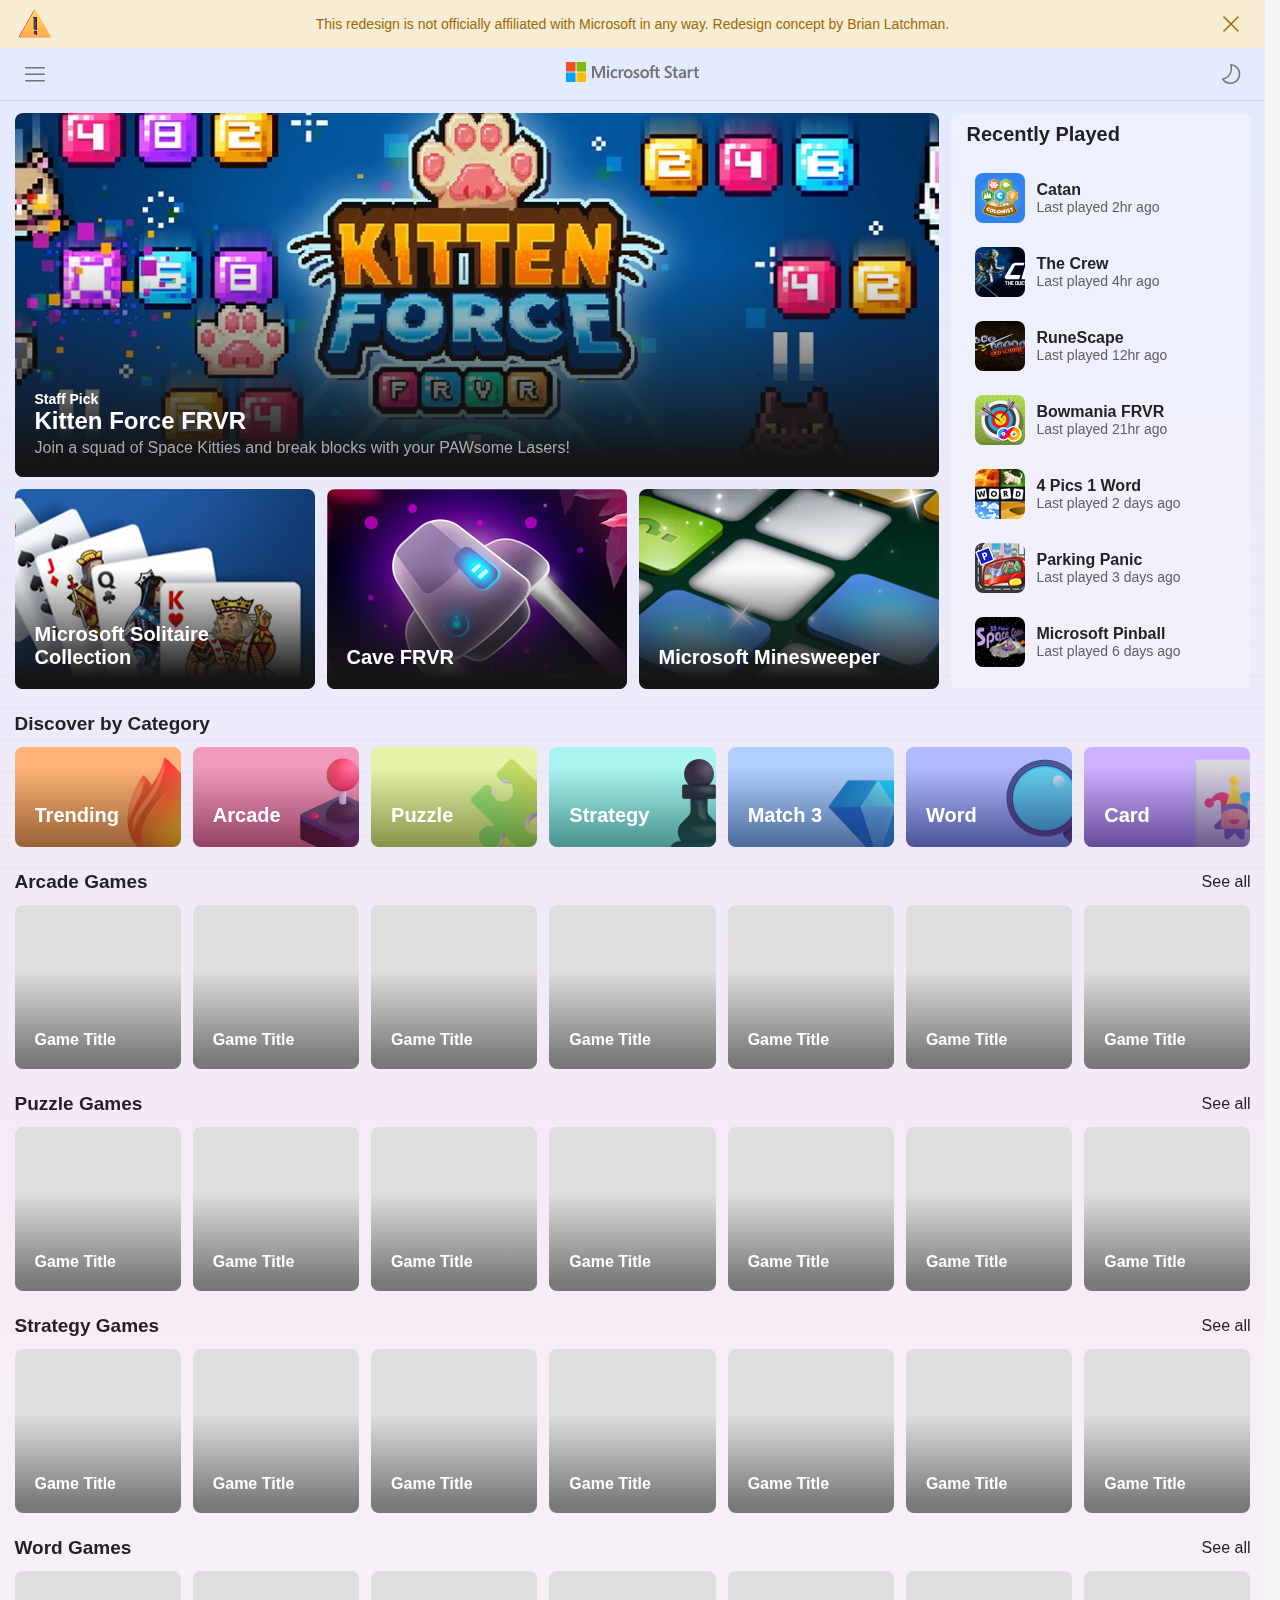
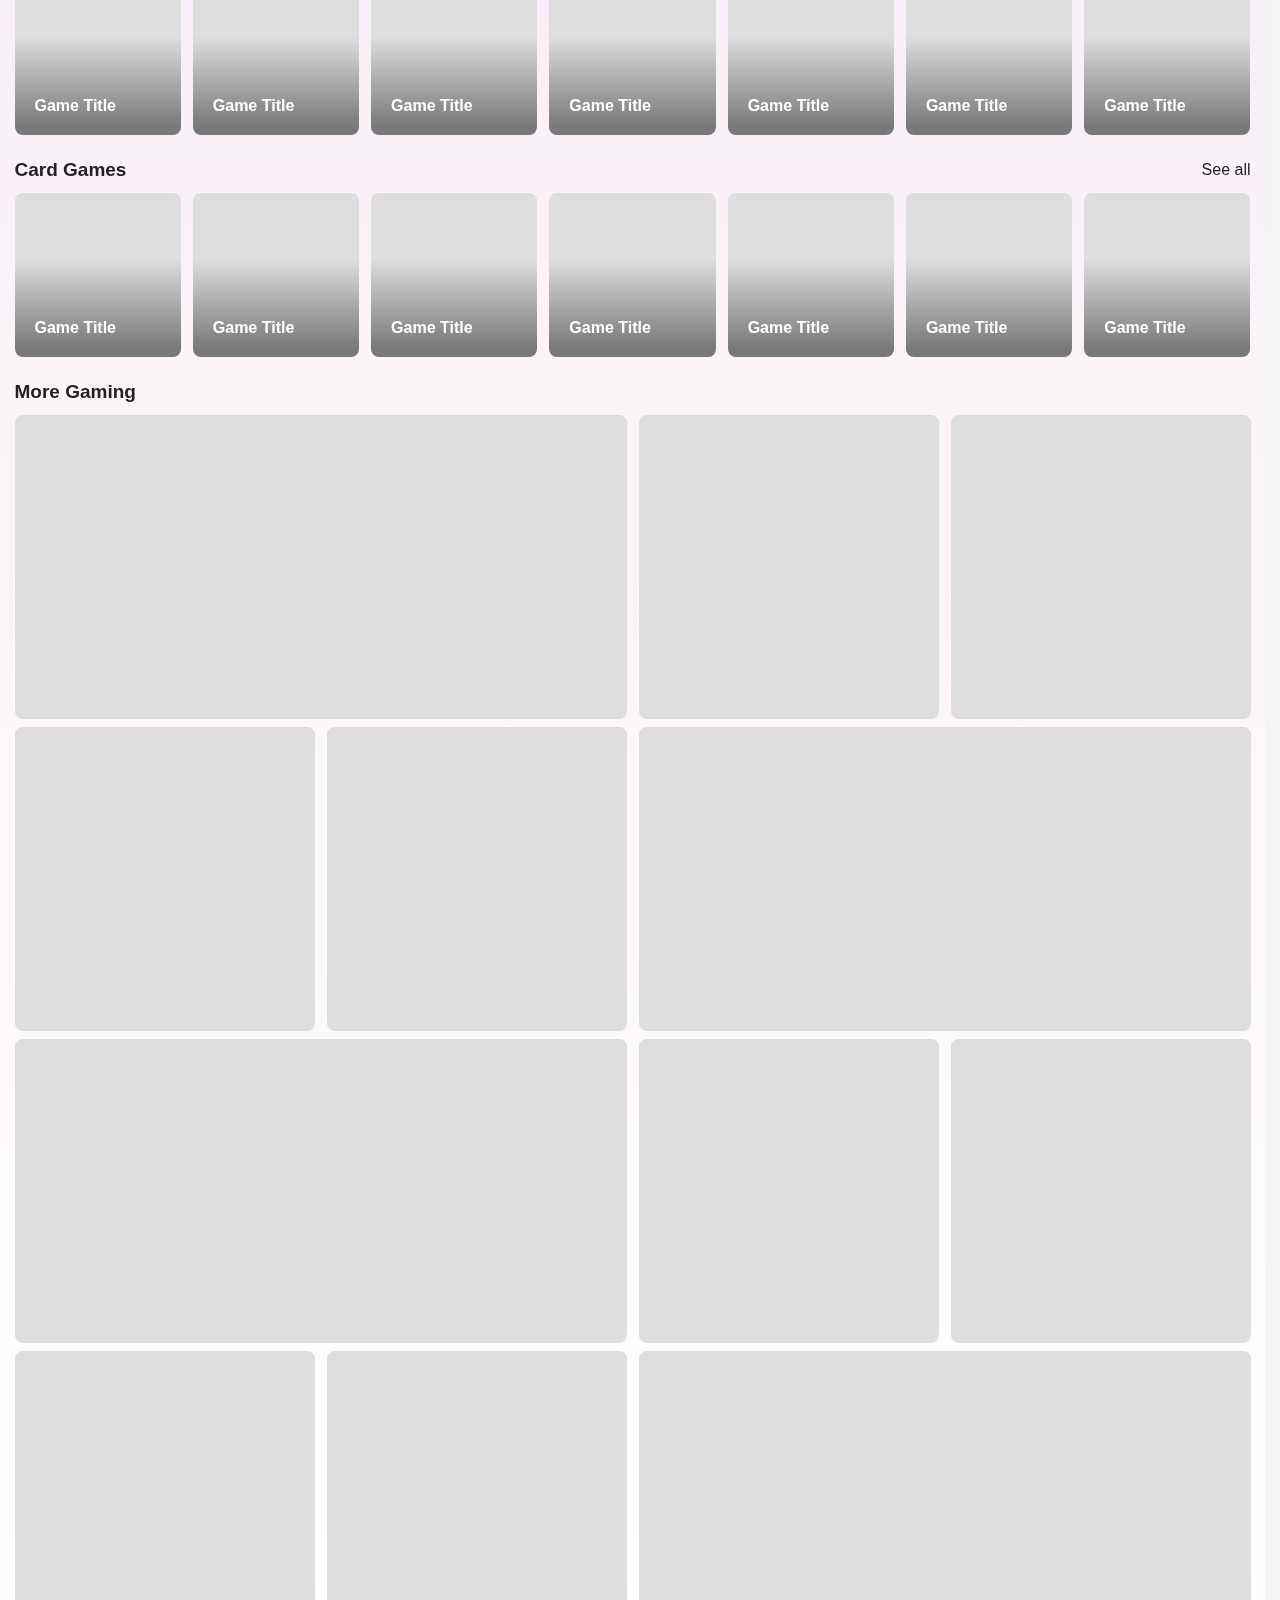
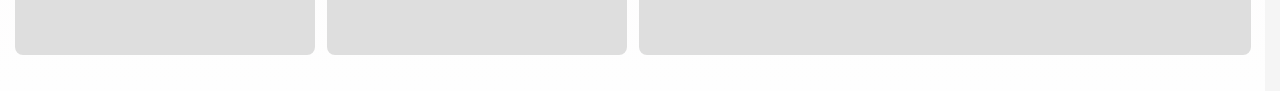
<file: index.html>
<!DOCTYPE html>
<html lang="en">

<head>
    <title>Casual Games Redesign</title>
    <meta charset="UTF-8">
    <meta name="viewport" content="width=device-width, initial-scale=1.0,maximum-scale=1.0, user-scalable=0" />
    <meta name="description" content="This redesign is not offically affiliated with Microsoft in any way. Redesign concept by Brian Latchman for CSC428 Advanced Systems Design and Analysis.">
    <meta name="apple-mobile-web-app-capable" content="yes" />
    <meta name="apple-mobile-web-app-status-bar-style" content="black-translucent" />
    <meta name="apple-touch-fullscreen" content="yes" />

    <meta property='og:title' content="Casual Games Redesign" />
    <meta property='og:image' content='https://latxh.github.io/casual-games/assets/cg_share.png' />
    <meta property='og:description' content="This redesign is not offically affiliated with Microsoft in any way. Redesign concept by Brian Latchman for CSC428 Advanced Systems Design and Analysis." />
    <meta property='og:url' content='https://latxh.github.io/casual-games/' />

    <link rel="icon" type="image/x-icon" href="assets/favicon.svg">
    <link rel="stylesheet" type="text/css" href="css/styles.css">
    <link rel="stylesheet" type="text/css" href="css/header.css">
    <link rel="stylesheet" type="text/css" href="css/nav.css">
    <link rel="stylesheet" type="text/css" href="css/feed.css">
    <link rel="stylesheet" type="text/css" href="css/games-spotlight.css">
    <link rel="stylesheet" type="text/css" href="css/recent-games.css">
    <link rel="stylesheet" type="text/css" href="css/carousel.css">
    <link rel="stylesheet" type="text/css" href="css/category-carousel.css">

    <base href="https://latxh.github.io/casual-games/">
</head>

<body>
    <div class="grid-wrapper">
        <div class="grid"></div>
    </div>

    <header>
        <div id="disclaimer">
            <div class="disclaimer-content">
                <img class="casual-games-img-logo" src="assets/disclaimer.svg" alt="Warning image" draggable="false">
                <p>This redesign is not officially affiliated with Microsoft in any way. Redesign concept by Brian Latchman.</p>
                <button title="Dismiss disclaimer" onclick="toggleDisclaimer()">
                    <svg width="24" height="24" fill="var(--disclaimer-font)" viewBox="0 0 24 24" xmlns="http://www.w3.org/2000/svg"><path d="m4.397 4.554.073-.084a.75.75 0 0 1 .976-.073l.084.073L12 10.939l6.47-6.47a.75.75 0 1 1 1.06 1.061L13.061 12l6.47 6.47a.75.75 0 0 1 .072.976l-.073.084a.75.75 0 0 1-.976.073l-.084-.073L12 13.061l-6.47 6.47a.75.75 0 0 1-1.06-1.061L10.939 12l-6.47-6.47a.75.75 0 0 1-.072-.976l.073-.084-.073.084Z"/></svg>
                </button>
            </div>
        </div>

        <div class="header-content">
            <button title="Open navigation menu" onclick="toggleNav()">
                <svg width="24" height="24" fill="var(--ms-logo)" viewBox="0 0 24 24" xmlns="http://www.w3.org/2000/svg"><path d="M2.753 18h18.5a.75.75 0 0 1 .102 1.493l-.102.007h-18.5a.75.75 0 0 1-.102-1.493L2.753 18h18.5-18.5Zm0-6.497h18.5a.75.75 0 0 1 .102 1.493l-.102.007h-18.5a.75.75 0 0 1-.102-1.493l.102-.007h18.5-18.5Zm-.001-6.5h18.5a.75.75 0 0 1 .102 1.493l-.102.007h-18.5A.75.75 0 0 1 2.65 5.01l.102-.007h18.5-18.5Z"/></svg>
            </button>

            <a href="/casual-games">
                <svg width="134" height="20" viewBox="0 0 134 20" fill="none" xmlns="http://www.w3.org/2000/svg"><path d="M39.0358 3.99997V16H36.9498V6.59442H36.9164L33.1867 16H31.8044L27.9828 6.59442H27.9577V16H26.0303V3.99997H29.023L32.4746 12.8944H32.5247L36.1711 3.99997H39.0358ZM40.7825 4.91109C40.7825 4.57497 40.9048 4.2972 41.1469 4.06942C41.3889 3.84442 41.6781 3.73053 42.0147 3.73053C42.3734 3.73053 42.6683 3.8472 42.9019 4.07775C43.1355 4.30831 43.2524 4.58609 43.2524 4.91109C43.2524 5.24164 43.1327 5.51664 42.8936 5.73886C42.6516 5.96109 42.3595 6.07497 42.0119 6.07497C41.6642 6.07497 41.3749 5.96109 41.1357 5.73609C40.8993 5.51109 40.7825 5.23608 40.7825 4.91109ZM43.0188 16H40.9912V7.39719H43.0188V16ZM49.1682 14.5278C49.4686 14.5278 49.8024 14.4583 50.1667 14.3194C50.5311 14.1806 50.8649 13.9972 51.1736 13.7667V15.65C50.8482 15.8333 50.481 15.975 50.0722 16.0694C49.6606 16.1639 49.21 16.2111 48.7177 16.2111C47.4494 16.2111 46.4175 15.8111 45.6248 15.0111C44.8322 14.2111 44.4344 13.1889 44.4344 11.9444C44.4344 10.5611 44.8405 9.4222 45.6498 8.52497C46.4593 7.63053 47.6079 7.18053 49.0931 7.18053C49.4742 7.18053 49.858 7.23053 50.2446 7.32775C50.634 7.42497 50.9427 7.53886 51.1708 7.66664V9.60831C50.8565 9.38053 50.5395 9.20275 50.2113 9.07775C49.8831 8.95275 49.5493 8.88886 49.21 8.88886C48.4118 8.88886 47.7664 9.1472 47.2742 9.66664C46.7819 10.1861 46.5371 10.8861 46.5371 11.7667C46.5371 12.6361 46.7736 13.3139 47.2464 13.8C47.7164 14.2833 48.3589 14.5278 49.1682 14.5278ZM56.9449 7.25553C57.1062 7.25553 57.2536 7.26664 57.3816 7.28886C57.5095 7.31108 57.6208 7.33886 57.7098 7.3722V9.42219C57.6041 9.34442 57.4484 9.26942 57.2453 9.19997C57.0422 9.13053 56.7947 9.09442 56.5026 9.09442C56.0048 9.09442 55.5848 9.30275 55.2427 9.7222C54.8978 10.1417 54.7282 10.7861 54.7282 11.6556V16H52.7006V7.39719H54.7282V8.75275H54.7615C54.9451 8.28331 55.226 7.91664 55.5987 7.65275C55.9687 7.38609 56.4192 7.25553 56.9449 7.25553ZM57.8154 11.825C57.8154 10.4028 58.2159 9.27497 59.0226 8.44442C59.8264 7.61386 60.9444 7.1972 62.3741 7.1972C63.7202 7.1972 64.7715 7.5972 65.5281 8.3972C66.2847 9.1972 66.6629 10.2778 66.6629 11.6417C66.6629 13.0361 66.2597 14.1472 65.4558 14.9722C64.652 15.7972 63.5562 16.2111 62.171 16.2111C60.836 16.2111 59.7763 15.8194 58.9919 15.0361C58.2076 14.25 57.8154 13.1806 57.8154 11.825ZM59.9292 11.7556C59.9292 12.6556 60.1323 13.3417 60.5412 13.8139C60.95 14.2889 61.5313 14.525 62.2934 14.525C63.0305 14.525 63.5923 14.2889 63.9761 13.8139C64.3627 13.3389 64.5547 12.6361 64.5547 11.7056C64.5547 10.7806 64.3544 10.0806 63.9567 9.60831C63.5589 9.13608 62.9971 8.89997 62.2767 8.89997C61.5341 8.89997 60.9584 9.1472 60.5467 9.64164C60.1323 10.1361 59.9292 10.8417 59.9292 11.7556ZM69.6806 9.65553C69.6806 9.9472 69.7725 10.1722 69.956 10.3389C70.1395 10.5028 70.5485 10.7111 71.1798 10.9611C71.9892 11.2861 72.5593 11.65 72.8848 12.0528C73.213 12.4583 73.3743 12.9472 73.3743 13.5222C73.3743 14.3306 73.0628 14.9806 72.4398 15.4722C71.8168 15.9639 70.974 16.2083 69.9143 16.2083C69.5555 16.2083 69.1606 16.1667 68.7294 16.0778C68.2956 15.9917 67.9284 15.8806 67.628 15.7472V13.7556C67.9952 14.0111 68.3929 14.2167 68.8184 14.3667C69.244 14.5167 69.6278 14.5917 69.9755 14.5917C70.4344 14.5917 70.7709 14.5278 70.9879 14.4C71.2048 14.2722 71.3161 14.0556 71.3161 13.7556C71.3161 13.4778 71.2021 13.2417 70.9768 13.0472C70.7515 12.8556 70.3232 12.6333 69.6918 12.3806C68.9436 12.0667 68.4124 11.7167 68.1008 11.325C67.7893 10.9333 67.6308 10.4389 67.6308 9.83609C67.6308 9.06109 67.9395 8.42219 68.557 7.92497C69.1745 7.42497 69.9755 7.17497 70.9573 7.17497C71.2577 7.17497 71.597 7.20831 71.9725 7.27497C72.3452 7.34164 72.6595 7.42775 72.9098 7.53331V9.45831C72.6428 9.28053 72.3285 9.12497 71.9725 8.9972C71.6137 8.86942 71.2605 8.80553 70.9072 8.80553C70.5206 8.80553 70.223 8.88053 70.0061 9.03053C69.7892 9.18886 69.6806 9.39442 69.6806 9.65553ZM74.2476 11.825C74.2476 10.4028 74.6509 9.27497 75.4547 8.44442C76.2586 7.61386 77.3766 7.1972 78.8062 7.1972C80.1524 7.1972 81.2037 7.5972 81.9603 8.3972C82.7169 9.1972 83.095 10.2778 83.095 11.6417C83.095 13.0361 82.6918 14.1472 81.888 14.9722C81.0842 15.7972 79.9884 16.2111 78.6032 16.2111C77.2682 16.2111 76.2085 15.8194 75.4241 15.0361C74.6398 14.25 74.2476 13.1806 74.2476 11.825ZM76.3587 11.7556C76.3587 12.6556 76.5617 13.3417 76.9706 13.8139C77.3794 14.2889 77.9608 14.525 78.7228 14.525C79.4599 14.525 80.0217 14.2889 80.4083 13.8139C80.7949 13.3389 80.9868 12.6361 80.9868 11.7056C80.9868 10.7806 80.7866 10.0806 80.3889 9.60831C79.9884 9.13608 79.4292 8.89997 78.7089 8.89997C77.9663 8.89997 77.3877 9.1472 76.9789 9.64164C76.5645 10.1361 76.3587 10.8417 76.3587 11.7556ZM89.8232 9.05275H86.8026V16H84.75V9.05275H83.3092V7.39719H84.75V6.19997C84.75 5.2972 85.0448 4.55553 85.6345 3.97775C86.2241 3.39997 86.9778 3.11108 87.9012 3.11108C88.146 3.11108 88.3657 3.12497 88.5548 3.14997C88.744 3.17497 88.9136 3.21386 89.0583 3.26386V5.01386C88.9915 4.97497 88.8747 4.92775 88.705 4.8722C88.5381 4.81664 88.3463 4.78886 88.1265 4.78886C87.7009 4.78886 87.3755 4.9222 87.1447 5.18608C86.9166 5.44997 86.8026 5.84442 86.8026 6.36109V7.39997H89.8232V5.46664L91.8591 4.8472V7.39997H93.9117V9.05553H91.8591V13.0806C91.8591 13.6111 91.9564 13.9833 92.1483 14.2028C92.3403 14.4194 92.6434 14.5306 93.0578 14.5306C93.1747 14.5306 93.3165 14.5028 93.4807 14.4472C93.6447 14.3917 93.7894 14.325 93.9117 14.2472V15.9222C93.7837 15.9944 93.5696 16.0611 93.2692 16.1222C92.9716 16.1833 92.6768 16.2139 92.3848 16.2139C91.5309 16.2139 90.8884 15.9861 90.4629 15.5333C90.0345 15.0778 89.8204 14.3944 89.8204 13.4778V9.05275H89.8232Z" fill="var(--ms-logo)"/><path d="M9.51776 0H0V9.50556H9.51776V0Z" fill="#F25022"/><path d="M20.0255 0H10.5078V9.50556H20.0255V0Z" fill="#7FBA00"/><path d="M9.51776 10.4944H0V20H9.51776V10.4944Z" fill="#00A4EF"/><path d="M20.0255 10.4944H10.5078V20H20.0255V10.4944Z" fill="#FFB900"/><path d="M100.873 7.03601C100.873 7.47767 101.027 7.84989 101.335 8.15267C101.641 8.45823 102.192 8.81378 102.987 9.21934C104.055 9.77212 104.82 10.3249 105.282 10.8805C105.747 11.436 105.978 12.0749 105.978 12.7999C105.978 13.8666 105.59 14.6999 104.82 15.3027C104.05 15.9055 103.062 16.2055 101.864 16.2055C101.177 16.2055 100.548 16.136 99.9781 15.9971C99.4079 15.8582 98.9768 15.6971 98.6875 15.511V13.2277C99.0575 13.5694 99.5303 13.8499 100.109 14.0721C100.687 14.2943 101.255 14.4082 101.814 14.4082C102.423 14.4082 102.907 14.2916 103.262 14.0555C103.622 13.8221 103.8 13.4693 103.8 12.9999C103.8 12.586 103.627 12.211 103.285 11.8749C102.943 11.5388 102.309 11.1277 101.388 10.6499C100.484 10.1805 99.8084 9.67212 99.3634 9.12212C98.9184 8.57212 98.6959 7.92489 98.6959 7.17767C98.6959 6.19156 99.0825 5.38045 99.8529 4.74712C100.623 4.11378 101.61 3.79712 102.81 3.79712C103.34 3.79712 103.855 3.84712 104.356 3.94434C104.856 4.04156 105.224 4.14712 105.457 4.25823V6.44156C105.127 6.18045 104.728 5.97212 104.264 5.82212C103.797 5.67212 103.324 5.59712 102.843 5.59712C102.256 5.59712 101.78 5.72767 101.419 5.99156C101.055 6.25267 100.873 6.60267 100.873 7.03601Z" fill="var(--ms-logo)"/><path d="M110.97 14.5277C111.086 14.5277 111.229 14.4999 111.393 14.4444C111.557 14.3888 111.701 14.3221 111.823 14.2444V15.9194C111.696 15.9916 111.482 16.0582 111.185 16.1194C110.886 16.1805 110.592 16.211 110.299 16.211C109.445 16.211 108.803 15.9832 108.378 15.5277C107.949 15.0721 107.738 14.3888 107.738 13.4721V9.05267H106.322V7.39433H107.738V5.461L109.774 4.84155V7.39433H111.826V9.05267H109.774V13.0777C109.774 13.6082 109.871 13.9805 110.063 14.1999C110.252 14.4194 110.556 14.5277 110.97 14.5277Z" fill="var(--ms-logo)"/><path d="M119.948 10.6112C119.948 12.0279 119.948 13.1445 119.954 13.964C119.957 14.7807 120.001 15.4612 120.084 16.0029H118.066L117.966 15.0834H117.93C117.673 15.4307 117.337 15.6918 116.919 15.8751C116.503 16.0557 115.979 16.1473 115.348 16.1473C114.589 16.1473 113.951 15.9168 113.443 15.4557C112.931 14.9945 112.675 14.3751 112.675 13.5945C112.675 12.7584 113.003 12.0862 113.66 11.5807C114.316 11.0751 115.345 10.7362 116.747 10.564L117.98 10.414C117.98 9.84455 117.845 9.44177 117.576 9.2001C117.309 8.96121 116.905 8.83621 116.369 8.83066C115.788 8.83066 115.237 8.91955 114.716 9.09455C114.197 9.26955 113.799 9.47788 113.518 9.71677V7.86677C113.796 7.71677 114.23 7.56399 114.817 7.41121C115.403 7.25844 116.021 7.18066 116.669 7.18066C117.743 7.18066 118.555 7.4751 119.111 8.06677C119.671 8.65844 119.948 9.50566 119.948 10.6112ZM117.072 11.8918C116.179 11.9973 115.548 12.1695 115.184 12.4112C114.817 12.6501 114.636 12.9807 114.636 13.3973C114.636 13.7557 114.744 14.039 114.959 14.2501C115.173 14.4612 115.498 14.5668 115.935 14.5668C116.567 14.5668 117.067 14.3723 117.434 13.9862C117.804 13.5973 117.991 13.1112 117.996 12.5251V11.7807L117.072 11.8918Z" fill="var(--ms-logo)"/><path d="M125.994 7.25562C126.156 7.25562 126.301 7.26673 126.431 7.28895C126.559 7.31118 126.667 7.33895 126.759 7.37229V9.42229C126.654 9.34451 126.498 9.26951 126.295 9.20007C126.092 9.13062 125.844 9.09451 125.553 9.09451C125.054 9.09451 124.635 9.30284 124.292 9.72229C123.951 10.1418 123.778 10.7862 123.778 11.6557V16.0001H121.75V7.39729H123.778V8.75284H123.812C123.995 8.2834 124.276 7.91673 124.649 7.65284C125.021 7.38618 125.469 7.25562 125.994 7.25562Z" fill="var(--ms-logo)"/><path d="M132.069 14.5277C132.186 14.5277 132.327 14.4999 132.491 14.4444C132.656 14.3888 132.8 14.3221 132.923 14.2444V15.9194C132.795 15.9916 132.581 16.0582 132.283 16.1194C131.985 16.1805 131.69 16.211 131.398 16.211C130.545 16.211 129.902 15.9832 129.477 15.5277C129.048 15.0721 128.837 14.3888 128.837 13.4721V9.05267H127.421V7.39433H128.837V5.461L130.872 4.84155V7.39433H132.925V9.05267H130.872V13.0777C130.872 13.6082 130.97 13.9805 131.162 14.1999C131.351 14.4194 131.654 14.5277 132.069 14.5277Z" fill="var(--ms-logo)"/></svg>
            </a>

            <button id="dark-mode" title="Toggle dark mode" onclick="toggleDarkMode()">
                <svg id="light" class="hide" fill="var(--ms-logo)" width="24" height="24" viewBox="0 0 24 24" xmlns="http://www.w3.org/2000/svg"><path d="M11.996 19.01a.75.75 0 0 1 .743.649l.007.102v1.5a.75.75 0 0 1-1.493.101l-.007-.101v-1.5a.75.75 0 0 1 .75-.75Zm6.022-2.072 1.06 1.06a.75.75 0 1 1-1.06 1.061l-1.06-1.06a.75.75 0 0 1 1.06-1.061Zm-10.983 0a.75.75 0 0 1 0 1.06L5.974 19.06a.75.75 0 0 1-1.06-1.06l1.06-1.061a.75.75 0 0 1 1.06 0ZM12 6.475a5.525 5.525 0 1 1 0 11.05 5.525 5.525 0 0 1 0-11.05Zm0 1.5a4.025 4.025 0 1 0 0 8.05 4.025 4.025 0 0 0 0-8.05Zm9.25 3.293a.75.75 0 0 1 .102 1.493l-.102.007h-1.5a.75.75 0 0 1-.102-1.493l.102-.007h1.5Zm-17-.029a.75.75 0 0 1 .102 1.494l-.102.006h-1.5a.75.75 0 0 1-.102-1.493l.102-.007h1.5Zm1.64-6.37.084.072 1.06 1.06a.75.75 0 0 1-.976 1.134l-.084-.073-1.06-1.06a.75.75 0 0 1 .976-1.134Zm13.188.072a.75.75 0 0 1 .073.977l-.073.084-1.06 1.06a.75.75 0 0 1-1.133-.976l.072-.084 1.06-1.061a.75.75 0 0 1 1.061 0ZM12 1.99a.75.75 0 0 1 .743.648l.007.102v1.5a.75.75 0 0 1-1.493.101l-.007-.102v-1.5a.75.75 0 0 1 .75-.75Z" /></svg>
                <svg id="dark" fill="var(--ms-logo)" width="24" height="24" viewBox="0 0 24 24" xmlns="http://www.w3.org/2000/svg"><path d="M20.026 17.001c-2.762 4.784-8.879 6.423-13.663 3.661a9.964 9.964 0 0 1-3.234-2.983.75.75 0 0 1 .365-1.131c3.767-1.348 5.785-2.911 6.956-5.146 1.232-2.353 1.551-4.93.689-8.464a.75.75 0 0 1 .769-.926 9.961 9.961 0 0 1 4.457 1.327C21.149 6.1 22.788 12.217 20.025 17Zm-8.248-4.903c-1.25 2.388-3.31 4.099-6.817 5.499a8.492 8.492 0 0 0 2.152 1.766 8.501 8.501 0 1 0 8.502-14.725 8.485 8.485 0 0 0-2.792-1.016c.647 3.384.23 6.044-1.045 8.476Z" /></svg>
            </button>
        </div>
    </header>

    <div id="nav-visible">
        <div id="backdrop"></div>
        <nav>
            <div class="nav-header">
                <svg height="24" viewBox="0 0 134 20" fill="none" xmlns="http://www.w3.org/2000/svg"><path d="M39.0358 3.99997V16H36.9498V6.59442H36.9164L33.1867 16H31.8044L27.9828 6.59442H27.9577V16H26.0303V3.99997H29.023L32.4746 12.8944H32.5247L36.1711 3.99997H39.0358ZM40.7825 4.91109C40.7825 4.57497 40.9048 4.2972 41.1469 4.06942C41.3889 3.84442 41.6781 3.73053 42.0147 3.73053C42.3734 3.73053 42.6683 3.8472 42.9019 4.07775C43.1355 4.30831 43.2524 4.58609 43.2524 4.91109C43.2524 5.24164 43.1327 5.51664 42.8936 5.73886C42.6516 5.96109 42.3595 6.07497 42.0119 6.07497C41.6642 6.07497 41.3749 5.96109 41.1357 5.73609C40.8993 5.51109 40.7825 5.23608 40.7825 4.91109ZM43.0188 16H40.9912V7.39719H43.0188V16ZM49.1682 14.5278C49.4686 14.5278 49.8024 14.4583 50.1667 14.3194C50.5311 14.1806 50.8649 13.9972 51.1736 13.7667V15.65C50.8482 15.8333 50.481 15.975 50.0722 16.0694C49.6606 16.1639 49.21 16.2111 48.7177 16.2111C47.4494 16.2111 46.4175 15.8111 45.6248 15.0111C44.8322 14.2111 44.4344 13.1889 44.4344 11.9444C44.4344 10.5611 44.8405 9.4222 45.6498 8.52497C46.4593 7.63053 47.6079 7.18053 49.0931 7.18053C49.4742 7.18053 49.858 7.23053 50.2446 7.32775C50.634 7.42497 50.9427 7.53886 51.1708 7.66664V9.60831C50.8565 9.38053 50.5395 9.20275 50.2113 9.07775C49.8831 8.95275 49.5493 8.88886 49.21 8.88886C48.4118 8.88886 47.7664 9.1472 47.2742 9.66664C46.7819 10.1861 46.5371 10.8861 46.5371 11.7667C46.5371 12.6361 46.7736 13.3139 47.2464 13.8C47.7164 14.2833 48.3589 14.5278 49.1682 14.5278ZM56.9449 7.25553C57.1062 7.25553 57.2536 7.26664 57.3816 7.28886C57.5095 7.31108 57.6208 7.33886 57.7098 7.3722V9.42219C57.6041 9.34442 57.4484 9.26942 57.2453 9.19997C57.0422 9.13053 56.7947 9.09442 56.5026 9.09442C56.0048 9.09442 55.5848 9.30275 55.2427 9.7222C54.8978 10.1417 54.7282 10.7861 54.7282 11.6556V16H52.7006V7.39719H54.7282V8.75275H54.7615C54.9451 8.28331 55.226 7.91664 55.5987 7.65275C55.9687 7.38609 56.4192 7.25553 56.9449 7.25553ZM57.8154 11.825C57.8154 10.4028 58.2159 9.27497 59.0226 8.44442C59.8264 7.61386 60.9444 7.1972 62.3741 7.1972C63.7202 7.1972 64.7715 7.5972 65.5281 8.3972C66.2847 9.1972 66.6629 10.2778 66.6629 11.6417C66.6629 13.0361 66.2597 14.1472 65.4558 14.9722C64.652 15.7972 63.5562 16.2111 62.171 16.2111C60.836 16.2111 59.7763 15.8194 58.9919 15.0361C58.2076 14.25 57.8154 13.1806 57.8154 11.825ZM59.9292 11.7556C59.9292 12.6556 60.1323 13.3417 60.5412 13.8139C60.95 14.2889 61.5313 14.525 62.2934 14.525C63.0305 14.525 63.5923 14.2889 63.9761 13.8139C64.3627 13.3389 64.5547 12.6361 64.5547 11.7056C64.5547 10.7806 64.3544 10.0806 63.9567 9.60831C63.5589 9.13608 62.9971 8.89997 62.2767 8.89997C61.5341 8.89997 60.9584 9.1472 60.5467 9.64164C60.1323 10.1361 59.9292 10.8417 59.9292 11.7556ZM69.6806 9.65553C69.6806 9.9472 69.7725 10.1722 69.956 10.3389C70.1395 10.5028 70.5485 10.7111 71.1798 10.9611C71.9892 11.2861 72.5593 11.65 72.8848 12.0528C73.213 12.4583 73.3743 12.9472 73.3743 13.5222C73.3743 14.3306 73.0628 14.9806 72.4398 15.4722C71.8168 15.9639 70.974 16.2083 69.9143 16.2083C69.5555 16.2083 69.1606 16.1667 68.7294 16.0778C68.2956 15.9917 67.9284 15.8806 67.628 15.7472V13.7556C67.9952 14.0111 68.3929 14.2167 68.8184 14.3667C69.244 14.5167 69.6278 14.5917 69.9755 14.5917C70.4344 14.5917 70.7709 14.5278 70.9879 14.4C71.2048 14.2722 71.3161 14.0556 71.3161 13.7556C71.3161 13.4778 71.2021 13.2417 70.9768 13.0472C70.7515 12.8556 70.3232 12.6333 69.6918 12.3806C68.9436 12.0667 68.4124 11.7167 68.1008 11.325C67.7893 10.9333 67.6308 10.4389 67.6308 9.83609C67.6308 9.06109 67.9395 8.42219 68.557 7.92497C69.1745 7.42497 69.9755 7.17497 70.9573 7.17497C71.2577 7.17497 71.597 7.20831 71.9725 7.27497C72.3452 7.34164 72.6595 7.42775 72.9098 7.53331V9.45831C72.6428 9.28053 72.3285 9.12497 71.9725 8.9972C71.6137 8.86942 71.2605 8.80553 70.9072 8.80553C70.5206 8.80553 70.223 8.88053 70.0061 9.03053C69.7892 9.18886 69.6806 9.39442 69.6806 9.65553ZM74.2476 11.825C74.2476 10.4028 74.6509 9.27497 75.4547 8.44442C76.2586 7.61386 77.3766 7.1972 78.8062 7.1972C80.1524 7.1972 81.2037 7.5972 81.9603 8.3972C82.7169 9.1972 83.095 10.2778 83.095 11.6417C83.095 13.0361 82.6918 14.1472 81.888 14.9722C81.0842 15.7972 79.9884 16.2111 78.6032 16.2111C77.2682 16.2111 76.2085 15.8194 75.4241 15.0361C74.6398 14.25 74.2476 13.1806 74.2476 11.825ZM76.3587 11.7556C76.3587 12.6556 76.5617 13.3417 76.9706 13.8139C77.3794 14.2889 77.9608 14.525 78.7228 14.525C79.4599 14.525 80.0217 14.2889 80.4083 13.8139C80.7949 13.3389 80.9868 12.6361 80.9868 11.7056C80.9868 10.7806 80.7866 10.0806 80.3889 9.60831C79.9884 9.13608 79.4292 8.89997 78.7089 8.89997C77.9663 8.89997 77.3877 9.1472 76.9789 9.64164C76.5645 10.1361 76.3587 10.8417 76.3587 11.7556ZM89.8232 9.05275H86.8026V16H84.75V9.05275H83.3092V7.39719H84.75V6.19997C84.75 5.2972 85.0448 4.55553 85.6345 3.97775C86.2241 3.39997 86.9778 3.11108 87.9012 3.11108C88.146 3.11108 88.3657 3.12497 88.5548 3.14997C88.744 3.17497 88.9136 3.21386 89.0583 3.26386V5.01386C88.9915 4.97497 88.8747 4.92775 88.705 4.8722C88.5381 4.81664 88.3463 4.78886 88.1265 4.78886C87.7009 4.78886 87.3755 4.9222 87.1447 5.18608C86.9166 5.44997 86.8026 5.84442 86.8026 6.36109V7.39997H89.8232V5.46664L91.8591 4.8472V7.39997H93.9117V9.05553H91.8591V13.0806C91.8591 13.6111 91.9564 13.9833 92.1483 14.2028C92.3403 14.4194 92.6434 14.5306 93.0578 14.5306C93.1747 14.5306 93.3165 14.5028 93.4807 14.4472C93.6447 14.3917 93.7894 14.325 93.9117 14.2472V15.9222C93.7837 15.9944 93.5696 16.0611 93.2692 16.1222C92.9716 16.1833 92.6768 16.2139 92.3848 16.2139C91.5309 16.2139 90.8884 15.9861 90.4629 15.5333C90.0345 15.0778 89.8204 14.3944 89.8204 13.4778V9.05275H89.8232Z" fill="var(--ms-logo)"/><path d="M9.51776 0H0V9.50556H9.51776V0Z" fill="#F25022"/><path d="M20.0255 0H10.5078V9.50556H20.0255V0Z" fill="#7FBA00"/><path d="M9.51776 10.4944H0V20H9.51776V10.4944Z" fill="#00A4EF"/><path d="M20.0255 10.4944H10.5078V20H20.0255V10.4944Z" fill="#FFB900"/><path d="M100.873 7.03601C100.873 7.47767 101.027 7.84989 101.335 8.15267C101.641 8.45823 102.192 8.81378 102.987 9.21934C104.055 9.77212 104.82 10.3249 105.282 10.8805C105.747 11.436 105.978 12.0749 105.978 12.7999C105.978 13.8666 105.59 14.6999 104.82 15.3027C104.05 15.9055 103.062 16.2055 101.864 16.2055C101.177 16.2055 100.548 16.136 99.9781 15.9971C99.4079 15.8582 98.9768 15.6971 98.6875 15.511V13.2277C99.0575 13.5694 99.5303 13.8499 100.109 14.0721C100.687 14.2943 101.255 14.4082 101.814 14.4082C102.423 14.4082 102.907 14.2916 103.262 14.0555C103.622 13.8221 103.8 13.4693 103.8 12.9999C103.8 12.586 103.627 12.211 103.285 11.8749C102.943 11.5388 102.309 11.1277 101.388 10.6499C100.484 10.1805 99.8084 9.67212 99.3634 9.12212C98.9184 8.57212 98.6959 7.92489 98.6959 7.17767C98.6959 6.19156 99.0825 5.38045 99.8529 4.74712C100.623 4.11378 101.61 3.79712 102.81 3.79712C103.34 3.79712 103.855 3.84712 104.356 3.94434C104.856 4.04156 105.224 4.14712 105.457 4.25823V6.44156C105.127 6.18045 104.728 5.97212 104.264 5.82212C103.797 5.67212 103.324 5.59712 102.843 5.59712C102.256 5.59712 101.78 5.72767 101.419 5.99156C101.055 6.25267 100.873 6.60267 100.873 7.03601Z" fill="var(--ms-logo)"/><path d="M110.97 14.5277C111.086 14.5277 111.229 14.4999 111.393 14.4444C111.557 14.3888 111.701 14.3221 111.823 14.2444V15.9194C111.696 15.9916 111.482 16.0582 111.185 16.1194C110.886 16.1805 110.592 16.211 110.299 16.211C109.445 16.211 108.803 15.9832 108.378 15.5277C107.949 15.0721 107.738 14.3888 107.738 13.4721V9.05267H106.322V7.39433H107.738V5.461L109.774 4.84155V7.39433H111.826V9.05267H109.774V13.0777C109.774 13.6082 109.871 13.9805 110.063 14.1999C110.252 14.4194 110.556 14.5277 110.97 14.5277Z" fill="var(--ms-logo)"/><path d="M119.948 10.6112C119.948 12.0279 119.948 13.1445 119.954 13.964C119.957 14.7807 120.001 15.4612 120.084 16.0029H118.066L117.966 15.0834H117.93C117.673 15.4307 117.337 15.6918 116.919 15.8751C116.503 16.0557 115.979 16.1473 115.348 16.1473C114.589 16.1473 113.951 15.9168 113.443 15.4557C112.931 14.9945 112.675 14.3751 112.675 13.5945C112.675 12.7584 113.003 12.0862 113.66 11.5807C114.316 11.0751 115.345 10.7362 116.747 10.564L117.98 10.414C117.98 9.84455 117.845 9.44177 117.576 9.2001C117.309 8.96121 116.905 8.83621 116.369 8.83066C115.788 8.83066 115.237 8.91955 114.716 9.09455C114.197 9.26955 113.799 9.47788 113.518 9.71677V7.86677C113.796 7.71677 114.23 7.56399 114.817 7.41121C115.403 7.25844 116.021 7.18066 116.669 7.18066C117.743 7.18066 118.555 7.4751 119.111 8.06677C119.671 8.65844 119.948 9.50566 119.948 10.6112ZM117.072 11.8918C116.179 11.9973 115.548 12.1695 115.184 12.4112C114.817 12.6501 114.636 12.9807 114.636 13.3973C114.636 13.7557 114.744 14.039 114.959 14.2501C115.173 14.4612 115.498 14.5668 115.935 14.5668C116.567 14.5668 117.067 14.3723 117.434 13.9862C117.804 13.5973 117.991 13.1112 117.996 12.5251V11.7807L117.072 11.8918Z" fill="var(--ms-logo)"/><path d="M125.994 7.25562C126.156 7.25562 126.301 7.26673 126.431 7.28895C126.559 7.31118 126.667 7.33895 126.759 7.37229V9.42229C126.654 9.34451 126.498 9.26951 126.295 9.20007C126.092 9.13062 125.844 9.09451 125.553 9.09451C125.054 9.09451 124.635 9.30284 124.292 9.72229C123.951 10.1418 123.778 10.7862 123.778 11.6557V16.0001H121.75V7.39729H123.778V8.75284H123.812C123.995 8.2834 124.276 7.91673 124.649 7.65284C125.021 7.38618 125.469 7.25562 125.994 7.25562Z" fill="var(--ms-logo)"/><path d="M132.069 14.5277C132.186 14.5277 132.327 14.4999 132.491 14.4444C132.656 14.3888 132.8 14.3221 132.923 14.2444V15.9194C132.795 15.9916 132.581 16.0582 132.283 16.1194C131.985 16.1805 131.69 16.211 131.398 16.211C130.545 16.211 129.902 15.9832 129.477 15.5277C129.048 15.0721 128.837 14.3888 128.837 13.4721V9.05267H127.421V7.39433H128.837V5.461L130.872 4.84155V7.39433H132.925V9.05267H130.872V13.0777C130.872 13.6082 130.97 13.9805 131.162 14.1999C131.351 14.4194 131.654 14.5277 132.069 14.5277Z" fill="var(--ms-logo)"/></svg>
                <button title="Close navigation menu"  onclick="toggleNav()">
                    <svg width="24" height="24" fill="var(--font-1)" viewBox="0 0 24 24" xmlns="http://www.w3.org/2000/svg"><path d="m4.397 4.554.073-.084a.75.75 0 0 1 .976-.073l.084.073L12 10.939l6.47-6.47a.75.75 0 1 1 1.06 1.061L13.061 12l6.47 6.47a.75.75 0 0 1 .072.976l-.073.084a.75.75 0 0 1-.976.073l-.084-.073L12 13.061l-6.47 6.47a.75.75 0 0 1-1.06-1.061L10.939 12l-6.47-6.47a.75.75 0 0 1-.072-.976l.073-.084-.073.084Z"/></svg>
                </button>
            </div>

            <div class="nav-option-wrapper">
                <div class="nav-option" tabindex="0">
                    <svg width="20" height="20" fill="var(--font-1)" viewBox="0 0 24 24" xmlns="http://www.w3.org/2000/svg"><path d="M10.55 2.532a2.25 2.25 0 0 1 2.9 0l6.75 5.692c.507.428.8 1.057.8 1.72v9.803a1.75 1.75 0 0 1-1.75 1.75h-3.5a1.75 1.75 0 0 1-1.75-1.75v-5.5a.25.25 0 0 0-.25-.25h-3.5a.25.25 0 0 0-.25.25v5.5a1.75 1.75 0 0 1-1.75 1.75h-3.5A1.75 1.75 0 0 1 3 19.747V9.944c0-.663.293-1.292.8-1.72l6.75-5.692Zm1.933 1.147a.75.75 0 0 0-.966 0L4.767 9.37a.75.75 0 0 0-.267.573v9.803c0 .138.112.25.25.25h3.5a.25.25 0 0 0 .25-.25v-5.5c0-.967.784-1.75 1.75-1.75h3.5c.966 0 1.75.783 1.75 1.75v5.5c0 .138.112.25.25.25h3.5a.25.25 0 0 0 .25-.25V9.944a.75.75 0 0 0-.267-.573l-6.75-5.692Z"/></svg>
                    <p>Home</p>
                </div>
                <div class="nav-option" tabindex="0">
                    <svg width="20" height="20" fill="var(--font-1)" viewBox="0 0 24 24" xmlns="http://www.w3.org/2000/svg"><path d="m12.82 5.58-.82.822-.824-.824a5.375 5.375 0 1 0-7.601 7.602l7.895 7.895a.75.75 0 0 0 1.06 0l7.902-7.897a5.376 5.376 0 0 0-.001-7.599 5.38 5.38 0 0 0-7.611 0Zm6.548 6.54L12 19.485 4.635 12.12a3.875 3.875 0 1 1 5.48-5.48l1.358 1.357a.75.75 0 0 0 1.073-.012L13.88 6.64a3.88 3.88 0 0 1 5.487 5.48Z" /></svg>
                    <p>Interests</p>
                </div>
                <div class="nav-option" tabindex="0">
                    <svg width="20" height="20" fill="var(--font-1)" viewBox="0 0 24 24" xmlns="http://www.w3.org/2000/svg"><path d="M17.754 14a2.249 2.249 0 0 1 2.25 2.249v.575c0 .894-.32 1.76-.902 2.438-1.57 1.834-3.957 2.739-7.102 2.739-3.146 0-5.532-.905-7.098-2.74a3.75 3.75 0 0 1-.898-2.435v-.577a2.249 2.249 0 0 1 2.249-2.25h11.501Zm0 1.5H6.253a.749.749 0 0 0-.75.749v.577c0 .536.192 1.054.54 1.461 1.253 1.468 3.219 2.214 5.957 2.214s4.706-.746 5.962-2.214a2.25 2.25 0 0 0 .541-1.463v-.575a.749.749 0 0 0-.749-.75ZM12 2.004a5 5 0 1 1 0 10 5 5 0 0 1 0-10Zm0 1.5a3.5 3.5 0 1 0 0 7 3.5 3.5 0 0 0 0-7Z"/></svg>
                    <p>Profile</p>
                </div>
                <hr>
                <div class="nav-option" tabindex="0">
                    <svg width="20" height="20" fill="var(--font-1)" viewBox="0 0 24 24" xmlns="http://www.w3.org/2000/svg"><path d="M18.75 20H5.25a3.25 3.25 0 0 1-3.245-3.066L2 16.75V6.25a2.25 2.25 0 0 1 2.096-2.245L4.25 4h12.5a2.25 2.25 0 0 1 2.245 2.096L19 6.25V7h.75a2.25 2.25 0 0 1 2.245 2.096L22 9.25v7.5a3.25 3.25 0 0 1-3.066 3.245L18.75 20H5.25h13.5Zm-13.5-1.5h13.5a1.75 1.75 0 0 0 1.744-1.607l.006-.143v-7.5a.75.75 0 0 0-.648-.743L19.75 8.5H19v7.75a.75.75 0 0 1-.648.743L18.25 17a.75.75 0 0 1-.743-.648l-.007-.102v-10a.75.75 0 0 0-.648-.743L16.75 5.5H4.25a.75.75 0 0 0-.743.648L3.5 6.25v10.5a1.75 1.75 0 0 0 1.606 1.744l.144.006h13.5-13.5Zm6.996-4h3.006a.75.75 0 0 1 .102 1.493l-.102.007h-3.006a.75.75 0 0 1-.102-1.493l.102-.007h3.006-3.006Zm-3.003-3.495a.75.75 0 0 1 .75.75v3.495a.75.75 0 0 1-.75.75H5.748a.75.75 0 0 1-.75-.75v-3.495a.75.75 0 0 1 .75-.75h3.495Zm-.75 1.5H6.498V14.5h1.995v-1.995Zm3.753-1.5h3.006a.75.75 0 0 1 .102 1.493l-.102.007h-3.006a.75.75 0 0 1-.102-1.494l.102-.006h3.006-3.006ZM5.748 7.502h9.504a.75.75 0 0 1 .102 1.494l-.102.006H5.748a.75.75 0 0 1-.102-1.493l.102-.007h9.504-9.504Z"/></svg>
                    <p>News</p>
                </div>
                <div class="nav-option" tabindex="0">
                    <svg width="20" height="20" fill="var(--font-1)" viewBox="0 0 24 24" xmlns="http://www.w3.org/2000/svg"><path d="M13.002 8.007c3.169 0 4.966 2.097 5.228 4.63h.08a3.687 3.687 0 0 1 3.692 3.683 3.687 3.687 0 0 1-3.692 3.682H7.694a3.687 3.687 0 0 1-3.692-3.682 3.687 3.687 0 0 1 3.692-3.683h.08c.263-2.55 2.059-4.63 5.227-4.63Zm0 1.498c-2.071 0-3.877 1.633-3.877 3.889 0 .357-.319.638-.684.638h-.69c-1.261 0-2.284 1.001-2.284 2.236 0 1.235 1.023 2.236 2.284 2.236h10.503c1.26 0 2.283-1 2.283-2.236 0-1.235-1.022-2.236-2.283-2.236h-.691c-.365 0-.684-.28-.684-.638 0-2.285-1.806-3.89-3.877-3.89Zm-8.634 2.657a.75.75 0 0 1-.315.935l-.091.045-.926.384a.75.75 0 0 1-.666-1.34l.092-.046.926-.383a.75.75 0 0 1 .98.405Zm6.487-4.833-.172.058a5.822 5.822 0 0 0-1.46.758 2.442 2.442 0 0 0-2.793 3.667 4.61 4.61 0 0 0-1.366.64 3.942 3.942 0 0 1 5.791-5.122ZM2.94 7.36l.106.035.926.384a.75.75 0 0 1-.469 1.42L3.4 9.166l-.926-.384a.75.75 0 0 1 .468-1.42Zm3.815-2.986.046.091.383.927a.75.75 0 0 1-1.34.665l-.046-.091-.383-.927a.75.75 0 0 1 1.34-.665Zm4.354-.319a.75.75 0 0 1 .44.875l-.035.105-.383.927a.75.75 0 0 1-1.42-.469l.034-.106.384-.926a.75.75 0 0 1 .98-.406Z"/></svg>
                    <p>Weather</p>
                </div>
                <div class="nav-option" tabindex="0">
                    <svg width="20" height="20" fill="var(--font-1)" viewBox="0 0 24 24" xmlns="http://www.w3.org/2000/svg"><path d="M6.087 7.188a8.207 8.207 0 0 0-.179.494c.463.07.963.168 1.483.299a6.705 6.705 0 0 1 1.085-1.945l4.213 4.214-.252.252a10.202 10.202 0 0 1 1.061 1.06l.252-.251 4.213 4.213a6.707 6.707 0 0 1-1.944 1.085c.131.52.228 1.02.3 1.482a8.198 8.198 0 0 0 3.265-2.008 8.258 8.258 0 0 0 1.745-2.569A8.256 8.256 0 0 0 10.999 2.47a8.275 8.275 0 0 0-4.912 4.718Zm13.96.627a2.753 2.753 0 0 1-3.042.24l2.02-2.019c.438.548.78 1.15 1.023 1.779Zm-4.129 1.328a4.256 4.256 0 0 0 4.523.21 6.743 6.743 0 0 1-1.417 5.11l-4.213-4.213 1.107-1.107Zm-1.06-1.061L13.75 9.189 9.536 4.976a6.743 6.743 0 0 1 5.111-1.417 4.256 4.256 0 0 0 .21 4.523Zm1.087-1.087a2.753 2.753 0 0 1 .24-3.043c.63.244 1.23.585 1.779 1.024l-2.02 2.019ZM6.97 13.47a.75.75 0 0 1 1.06 0l2.5 2.5a.75.75 0 1 1-1.06 1.06l-2.5-2.5a.75.75 0 0 1 0-1.06Zm-4.942-2.451a2.296 2.296 0 0 1 2.49-2.49c1.979.15 5.34.768 7.762 3.19 2.423 2.423 3.042 5.784 3.192 7.763a2.296 2.296 0 0 1-2.49 2.49c-1.978-.15-5.34-.77-7.762-3.192-2.423-2.422-3.042-5.783-3.192-7.761Zm2.377-.995a.797.797 0 0 0-.881.881c.141 1.863.718 4.777 2.756 6.815 2.039 2.038 4.952 2.615 6.815 2.756a.797.797 0 0 0 .881-.881c-.141-1.863-.718-4.776-2.756-6.815-2.038-2.038-4.952-2.615-6.815-2.756Z"/></svg>
                    <p>Sports</p>
                </div>
                <div class="nav-option" tabindex="0">
                    <svg width="20" height="20" fill="var(--font-1)" viewBox="0 0 24 24" xmlns="http://www.w3.org/2000/svg"><path d="M16.749 2h4.554l.1.014.099.028.06.026c.08.034.153.085.219.15l.04.044.044.057.054.09.039.09.019.064.014.064.009.095v4.532a.75.75 0 0 1-1.493.102l-.007-.102V4.559l-6.44 6.44a.75.75 0 0 1-.976.073L13 11 9.97 8.09l-5.69 5.689a.75.75 0 0 1-1.133-.977l.073-.084 6.22-6.22a.75.75 0 0 1 .976-.072l.084.072 3.03 2.91L19.438 3.5h-2.69a.75.75 0 0 1-.742-.648l-.007-.102a.75.75 0 0 1 .648-.743L16.75 2ZM3.75 17a.75.75 0 0 1 .75.75v3.5a.75.75 0 0 1-1.5 0v-3.5a.75.75 0 0 1 .75-.75Zm5.75-3.25a.75.75 0 0 0-1.5 0v7.5a.75.75 0 0 0 1.5 0v-7.5ZM13.75 15a.75.75 0 0 1 .75.75v5.5a.75.75 0 0 1-1.5 0v-5.5a.75.75 0 0 1 .75-.75Zm5.75-4.25a.75.75 0 0 0-1.5 0v10.5a.75.75 0 0 0 1.5 0v-10.5Z"/></svg>
                    <p>Money</p>
                </div>
                <div class="nav-option" tabindex="0">
                    <svg width="20" height="20" fill="var(--font-1)" viewBox="0 0 24 24" xmlns="http://www.w3.org/2000/svg"><path d="M2.5 4.25a.75.75 0 0 1 .75-.75h.558c.95 0 1.52.639 1.845 1.233.217.396.374.855.497 1.271A1.29 1.29 0 0 1 6.25 6h12.498c.83 0 1.43.794 1.202 1.593l-1.828 6.409a2.75 2.75 0 0 1-2.644 1.996H9.53a2.75 2.75 0 0 1-2.652-2.022l-.76-2.772-1.26-4.248-.001-.008c-.156-.567-.302-1.098-.52-1.494C4.128 5.069 3.96 5 3.809 5H3.25a.75.75 0 0 1-.75-.75Zm5.073 6.59.751 2.739c.15.542.643.919 1.206.919h5.948a1.25 1.25 0 0 0 1.202-.907L18.417 7.5H6.585l.974 3.287.014.053ZM11 19a2 2 0 1 1-4 0 2 2 0 0 1 4 0Zm-1.5 0a.5.5 0 1 0-1 0 .5.5 0 0 0 1 0ZM18 19a2 2 0 1 1-4 0 2 2 0 0 1 4 0Zm-1.5 0a.5.5 0 1 0-1 0 .5.5 0 0 0 1 0Z"/></svg>
                    <p>Shopping</p>
                </div>
                <div class="nav-option" tabindex="0">
                    <svg width="20" height="20" fill="var(--font-1)" viewBox="0 0 24 24" xmlns="http://www.w3.org/2000/svg"><path d="M14.998 5a7 7 0 0 1 .24 13.996l-.24.004H9.002a7 7 0 0 1-.24-13.996L9.001 5h5.996Zm0 1.5H9.002a5.5 5.5 0 0 0-.221 10.996l.221.004h5.996a5.5 5.5 0 0 0 .221-10.996l-.221-.004ZM8 9a.75.75 0 0 1 .75.75v1.498h1.5a.75.75 0 0 1 0 1.5h-1.5v1.502a.75.75 0 0 1-1.5 0v-1.502h-1.5a.75.75 0 1 1 0-1.5h1.5V9.75A.75.75 0 0 1 8 9Zm6.75 3.5a1.25 1.25 0 1 1 0 2.5 1.25 1.25 0 0 1 0-2.5Zm2-3.5a1.25 1.25 0 1 1 0 2.5 1.25 1.25 0 0 1 0-2.5Z"/></svg>
                    <p>Gaming</p>
                </div>
                <div class="nav-option" tabindex="0">
                    <svg width="20" height="20" fill="var(--font-1)" viewBox="0 0 24 24" xmlns="http://www.w3.org/2000/svg"><path d="m9.203 4 .047-.002.046.001a.73.73 0 0 1 .067.007l.016.004c.086.014.17.044.252.092l.051.034 5.07 3.565L19.82 4.14a.75.75 0 0 1 1.174.51l.007.104v10.632a.75.75 0 0 1-.238.548l-.08.066-5.5 3.866a.744.744 0 0 1-.828.023L9.25 16.297l-5.07 3.565a.75.75 0 0 1-1.174-.51l-.007-.104V8.616a.75.75 0 0 1 .238-.548l.08-.066 5.5-3.866a.762.762 0 0 1 .2-.101l.122-.028.064-.008Zm10.298 2.197-4 2.812v8.799l4-2.812v-8.8ZM8.5 6.193l-4 2.812v8.8l4-2.813V6.193Zm1.502 0v8.8l4 2.811V9.005l-4-2.812Z"/></svg>
                    <p>Maps</p>
                </div>
                <div class="nav-option" tabindex="0">
                    <svg width="20" height="20" fill="var(--font-1)" viewBox="0 0 24 24" xmlns="http://www.w3.org/2000/svg"><path d="M15.8 3a3.25 3.25 0 0 1 3.152 2.46L19.337 7h.913a.75.75 0 0 1 .743.648L21 7.75a.75.75 0 0 1-.648.743l-.102.007h-.536l.208.826a2.249 2.249 0 0 1 1.082 1.924v8.497a1.75 1.75 0 0 1-1.75 1.75H17.75a1.75 1.75 0 0 1-1.75-1.75l-.001-1.247H8.004v1.247a1.75 1.75 0 0 1-1.75 1.75H4.75A1.75 1.75 0 0 1 3 19.747V11.25c0-.815.433-1.529 1.082-1.923l.207-.827H3.75a.75.75 0 0 1-.743-.648L3 7.75a.75.75 0 0 1 .648-.743L3.75 7h.913l.386-1.538A3.25 3.25 0 0 1 8.202 3h7.597ZM6.503 18.5H4.499l.001 1.247c0 .138.112.25.25.25h1.504a.25.25 0 0 0 .25-.25V18.5Zm13 0h-2.005l.001 1.247c0 .138.112.25.25.25h1.504a.25.25 0 0 0 .25-.25V18.5Zm-.75-8H5.25a.75.75 0 0 0-.75.75V17h15.004v-5.75a.75.75 0 0 0-.75-.75ZM10.25 14h3.502a.75.75 0 0 1 .101 1.493l-.101.007h-3.502a.75.75 0 0 1-.102-1.493L10.25 14h3.502-3.502ZM17 12a1 1 0 1 1 0 2 1 1 0 0 1 0-2ZM7 12a1 1 0 1 1 0 2 1 1 0 0 1 0-2Zm8.8-7.5H8.201a1.75 1.75 0 0 0-1.698 1.326L5.711 9h12.582l-.796-3.176A1.75 1.75 0 0 0 15.799 4.5Z"/></svg>
                    <p>Autos</p>
                </div>
                <div class="nav-option" tabindex="0">
                    <svg width="20" height="20" fill="var(--font-1)" viewBox="0 0 24 24" xmlns="http://www.w3.org/2000/svg"><path d="m12.82 5.58-.82.822-.824-.824A5.375 5.375 0 0 0 2.249 11h1.605a3.876 3.876 0 0 1 6.261-4.36l1.358 1.357a.75.75 0 0 0 1.073-.012L13.88 6.64A3.88 3.88 0 0 1 20.149 11h1.605a5.38 5.38 0 0 0-8.934-5.42ZM11.47 21.075 4.894 14.5h1.963c.051 0 .102-.003.152-.007L12 19.484l4.988-4.985h2.122l-6.58 6.576a.75.75 0 0 1-1.06 0Z"/><path d="M9.42 8.414a.75.75 0 0 0-1.348.015l-1.69 3.57H2.75a.75.75 0 0 0 0 1.5h4.107a.75.75 0 0 0 .678-.429l1.234-2.606 2.56 5.12a.75.75 0 0 0 1.279.105l2.698-3.736 1.13 1.29A.75.75 0 0 0 17 13.5h4.25a.75.75 0 0 0 0-1.5h-3.91l-1.526-1.743a.75.75 0 0 0-1.172.054l-2.525 3.496-2.696-5.392Z"/></svg>
                    <p>Health</p>
                </div>
                <div class="nav-option" tabindex="0">
                    <svg width="20" height="20" fill="var(--font-1)" viewBox="0 0 24 24" xmlns="http://www.w3.org/2000/svg"><path d="M9.47 9.643 8.768 3.77l-.002-.074c0-.889.72-1.61 1.61-1.61.802 0 1.545.42 1.977 1.135l.087.161 2.945 6.09 3.957-.117a2.6 2.6 0 0 1 2.672 2.53l.001.066a2.602 2.602 0 0 1-2.62 2.597l-3.963-.116-2.992 6.188a2.293 2.293 0 0 1-2.065 1.295c-.889 0-1.609-.72-1.609-1.631l.007-.118.707-5.908-2.132-.063-.27.736a1.946 1.946 0 0 1-1.827 1.278c-.876 0-1.586-.71-1.586-1.587v-.76l-.154-.032a1.92 1.92 0 0 1 0-3.758l.155-.032v-.76c0-.803.597-1.475 1.434-1.579l.151-.008c.745 0 1.423.426 1.765 1.127l.063.15.27.736 2.12-.062Zm.906-6.057c-.06 0-.109.049-.11.087l.887 7.422-4.84.141-.628-1.715-.032-.079c-.075-.152-.23-.25-.354-.251l-.058.002a.086.086 0 0 0-.075.085l.001 1.98-1.35.282a.419.419 0 0 0 0 .821l1.35.281v1.98c0 .047.038.086.085.086a.446.446 0 0 0 .419-.293l.64-1.751 4.854.141-.897 7.471v.03c0 .06.048.108.108.108a.793.793 0 0 0 .714-.448l3.415-7.063 4.914.144c.606 0 1.097-.491 1.097-1.086v-.043a1.097 1.097 0 0 0-1.13-1.064l-4.928.144-3.351-6.932-.053-.099a.793.793 0 0 0-.678-.381Z"/></svg>
                    <p>Travel</p>
                </div>
                <div class="nav-option" tabindex="0">
                    <svg width="20" height="20" fill="var(--font-1)" viewBox="0 0 24 24" xmlns="http://www.w3.org/2000/svg"><path d="M9.118 2.105a.75.75 0 0 1 1.027.263L14.075 9h7.16c.423 0 .765.342.765.765V12a9.993 9.993 0 0 1-4.73 8.5h2.98a.75.75 0 0 1 0 1.5H3.75a.75.75 0 0 1 0-1.5h2.98A9.993 9.993 0 0 1 2 12V9.765C2 9.342 2.342 9 2.765 9h5.567L4.855 3.132a.75.75 0 0 1 1.29-.764L10.075 9h2.257L8.855 3.132a.75.75 0 0 1 .263-1.027ZM3.5 10.5V12c0 .338.02.672.058 1h16.884c.038-.328.058-.662.058-1v-1.5h-17Zm.374 4a8.504 8.504 0 0 0 16.252 0H3.874Z"/></svg>
                    <p>Recipes</p>
                </div>
                <div class="nav-option" tabindex="0">
                    <svg width="20" height="20" fill="var(--font-1)" viewBox="0 0 24 24" xmlns="http://www.w3.org/2000/svg"><path d="M6.25 4h11.5a3.25 3.25 0 0 1 3.245 3.066L21 7.25v9.5a3.25 3.25 0 0 1-3.066 3.245L17.75 20H6.25a3.25 3.25 0 0 1-3.245-3.066L3 16.75v-9.5a3.25 3.25 0 0 1 3.066-3.245L6.25 4h11.5-11.5Zm11.5 1.5H6.25a1.75 1.75 0 0 0-1.744 1.606L4.5 7.25v9.5a1.75 1.75 0 0 0 1.606 1.744l.144.006h11.5a1.75 1.75 0 0 0 1.744-1.607l.006-.143v-9.5a1.75 1.75 0 0 0-1.607-1.744L17.75 5.5Zm-7.697 4.085a.5.5 0 0 1 .587-.256l.084.033 4.382 2.19a.5.5 0 0 1 .076.848l-.076.047-4.382 2.191a.5.5 0 0 1-.716-.357L10 14.19V9.809a.5.5 0 0 1 .053-.224Z"/></svg>
                    <p>Videos</p>
                </div>
                <hr>
                <div class="nav-option" tabindex="0">
                    <svg width="20" height="20" fill="var(--font-1)" viewBox="0 0 24 24" xmlns="http://www.w3.org/2000/svg"><path d="M4 13.999 13 14a2 2 0 0 1 1.995 1.85L15 16v1.5C14.999 21 11.284 22 8.5 22c-2.722 0-6.335-.956-6.495-4.27L2 17.5v-1.501c0-1.054.816-1.918 1.85-1.995L4 14ZM15.22 14H20c1.054 0 1.918.816 1.994 1.85L22 16v1c-.001 3.062-2.858 4-5 4a7.16 7.16 0 0 1-2.14-.322c.336-.386.607-.827.802-1.327A6.19 6.19 0 0 0 17 19.5l.267-.006c.985-.043 3.086-.363 3.226-2.289L20.5 17v-1a.501.501 0 0 0-.41-.492L20 15.5h-4.051a2.957 2.957 0 0 0-.595-1.34L15.22 14H20h-4.78ZM4 15.499l-.1.01a.51.51 0 0 0-.254.136.506.506 0 0 0-.136.253l-.01.101V17.5c0 1.009.45 1.722 1.417 2.242.826.445 2.003.714 3.266.753l.317.005.317-.005c1.263-.039 2.439-.308 3.266-.753.906-.488 1.359-1.145 1.412-2.057l.005-.186V16a.501.501 0 0 0-.41-.492L13 15.5l-9-.001ZM8.5 3a4.5 4.5 0 1 1 0 9 4.5 4.5 0 0 1 0-9Zm9 2a3.5 3.5 0 1 1 0 7 3.5 3.5 0 0 1 0-7Zm-9-.5c-1.654 0-3 1.346-3 3s1.346 3 3 3 3-1.346 3-3-1.346-3-3-3Zm9 2c-1.103 0-2 .897-2 2s.897 2 2 2 2-.897 2-2-.897-2-2-2Z"/></svg>
                    <p>Guidelines</p>
                </div>
                <div class="nav-option" tabindex="0">
                    <svg width="20" height="20" fill="var(--font-1)" viewBox="0 0 24 24" xmlns="http://www.w3.org/2000/svg"><path d="M8.144 6.307c.434-.232.901-.306 1.356-.306.526 0 1.138.173 1.632.577.517.424.868 1.074.868 1.922 0 .975-.689 1.504-1.077 1.802l-.085.066c-.424.333-.588.511-.588.882a.75.75 0 0 1-1.5 0c0-1.134.711-1.708 1.162-2.062.513-.403.588-.493.588-.688 0-.397-.149-.622-.32-.761A1.115 1.115 0 0 0 9.5 7.5c-.295 0-.498.049-.65.13-.143.076-.294.21-.44.48a.75.75 0 1 1-1.32-.715c.264-.486.612-.853 1.054-1.089ZM9.5 15a1 1 0 1 0 0-2 1 1 0 0 0 0 2Z"/><path d="M9.5 3a7.5 7.5 0 0 0-6.797 10.673l-.725 2.842a1.25 1.25 0 0 0 1.504 1.524c.75-.18 1.903-.457 2.93-.702A7.5 7.5 0 1 0 9.5 3Zm-6 7.5a6 6 0 1 1 3.33 5.375l-.243-.121-.265.063-2.788.667c.2-.78.462-1.812.69-2.708l.07-.276-.13-.253A5.971 5.971 0 0 1 3.5 10.5Z"/><path d="M14.5 21c-1.97 0-3.761-.759-5.1-2h.1c.718 0 1.415-.089 2.081-.257.864.482 1.86.757 2.92.757.96 0 1.866-.225 2.669-.625l.243-.121.265.063c.921.22 1.965.445 2.74.61-.176-.751-.415-1.756-.642-2.651l-.07-.276.13-.253A5.971 5.971 0 0 0 20.5 13.5a5.995 5.995 0 0 0-2.747-5.042 8.443 8.443 0 0 0-.8-2.047 7.503 7.503 0 0 1 4.344 10.263c.253 1.008.51 2.1.672 2.803a1.244 1.244 0 0 1-1.468 1.5c-.727-.152-1.87-.396-2.913-.64A7.476 7.476 0 0 1 14.5 21Z"/></svg>
                    <p>Q & A</p>
                </div>
                <div class="nav-option" tabindex="0">
                    <svg width="20" height="20" fill="var(--font-1)" viewBox="0 0 24 24" xmlns="http://www.w3.org/2000/svg"><path d="M10.75 14A2.25 2.25 0 0 1 13 16.25v1.502l-.008.108c-.31 2.127-2.22 3.149-5.425 3.149-3.193 0-5.134-1.01-5.553-3.112L2 17.75v-1.5A2.25 2.25 0 0 1 4.25 14h6.5Zm0 1.5h-6.5a.75.75 0 0 0-.75.75v1.42c.28 1.2 1.55 1.839 4.067 1.839 2.516 0 3.73-.631 3.933-1.816V16.25a.75.75 0 0 0-.75-.75ZM7.5 6a3.5 3.5 0 1 1 0 7 3.5 3.5 0 0 1 0-7Zm12.25-4A2.25 2.25 0 0 1 22 4.25v3.5A2.25 2.25 0 0 1 19.75 10h-1.455l-2.166 2.141A1.25 1.25 0 0 1 14 11.253V9.986a2.25 2.25 0 0 1-2-2.236v-3.5A2.25 2.25 0 0 1 14.25 2h5.5ZM7.5 7.5a2 2 0 1 0 0 4 2 2 0 0 0 0-4Zm12.25-4h-5.5a.75.75 0 0 0-.75.75v3.5c0 .414.336.75.75.75h1.249v2.154L17.68 8.5h2.071a.75.75 0 0 0 .75-.75v-3.5a.75.75 0 0 0-.75-.75Z"/></svg>
                    <p>Feedback</p>
                </div>
                <hr>
                <div class="nav-option" tabindex="0">
                    <svg width="20" height="20" fill="var(--font-1)" viewBox="0 0 24 24" xmlns="http://www.w3.org/2000/svg"><path d="M11.272 7.25a.75.75 0 0 1 .75-.75h4.728a.75.75 0 0 1 .75.75v4.729a.75.75 0 0 1-1.5 0V9.06l-5.22 5.22a.75.75 0 1 1-1.06-1.061L14.94 8h-2.918a.75.75 0 0 1-.75-.75Z"/><path d="M6.157 5.25A3.251 3.251 0 0 1 9.25 3h8.5A3.25 3.25 0 0 1 21 6.25v8.588a3.251 3.251 0 0 1-2 3.001v.136c0 1.05-.53 1.845-1.309 2.344-.75.48-1.717.686-2.693.68h-.002l-4.077-.004H7c-1.157 0-2.164-.362-2.89-1.045-.727-.686-1.11-1.64-1.11-2.7V8.5c0-.865.216-1.683.734-2.296.534-.633 1.31-.954 2.222-.954h.2ZM6 6.75h-.044c-.544 0-.871.179-1.076.421-.22.262-.38.694-.38 1.329v8.75c0 .69.242 1.234.64 1.608.4.377 1.017.637 1.86.637h3.92L15 19.5h.004c.788.004 1.445-.166 1.878-.444.372-.238.582-.55.614-.968H9.25A3.25 3.25 0 0 1 6 14.838V6.75ZM9.25 4.5A1.75 1.75 0 0 0 7.5 6.25v8.588c0 .967.784 1.75 1.75 1.75h8.5a1.75 1.75 0 0 0 1.75-1.75V6.25a1.75 1.75 0 0 0-1.75-1.75h-8.5Z"/></svg>
                    <p>Privacy Policy</p>
                </div>
                <div class="nav-option" tabindex="0">
                    <svg width="20" height="20" fill="var(--font-1)" viewBox="0 0 24 24" xmlns="http://www.w3.org/2000/svg"><path d="M11.272 7.25a.75.75 0 0 1 .75-.75h4.728a.75.75 0 0 1 .75.75v4.729a.75.75 0 0 1-1.5 0V9.06l-5.22 5.22a.75.75 0 1 1-1.06-1.061L14.94 8h-2.918a.75.75 0 0 1-.75-.75Z"/><path d="M6.157 5.25A3.251 3.251 0 0 1 9.25 3h8.5A3.25 3.25 0 0 1 21 6.25v8.588a3.251 3.251 0 0 1-2 3.001v.136c0 1.05-.53 1.845-1.309 2.344-.75.48-1.717.686-2.693.68h-.002l-4.077-.004H7c-1.157 0-2.164-.362-2.89-1.045-.727-.686-1.11-1.64-1.11-2.7V8.5c0-.865.216-1.683.734-2.296.534-.633 1.31-.954 2.222-.954h.2ZM6 6.75h-.044c-.544 0-.871.179-1.076.421-.22.262-.38.694-.38 1.329v8.75c0 .69.242 1.234.64 1.608.4.377 1.017.637 1.86.637h3.92L15 19.5h.004c.788.004 1.445-.166 1.878-.444.372-.238.582-.55.614-.968H9.25A3.25 3.25 0 0 1 6 14.838V6.75ZM9.25 4.5A1.75 1.75 0 0 0 7.5 6.25v8.588c0 .967.784 1.75 1.75 1.75h8.5a1.75 1.75 0 0 0 1.75-1.75V6.25a1.75 1.75 0 0 0-1.75-1.75h-8.5Z"/></svg>
                    <p>Terms of Service</p>
                </div>
                <div class="nav-option" tabindex="0">
                    <svg width="20" height="20" fill="var(--font-1)" viewBox="0 0 24 24" xmlns="http://www.w3.org/2000/svg"><path d="M11.272 7.25a.75.75 0 0 1 .75-.75h4.728a.75.75 0 0 1 .75.75v4.729a.75.75 0 0 1-1.5 0V9.06l-5.22 5.22a.75.75 0 1 1-1.06-1.061L14.94 8h-2.918a.75.75 0 0 1-.75-.75Z"/><path d="M6.157 5.25A3.251 3.251 0 0 1 9.25 3h8.5A3.25 3.25 0 0 1 21 6.25v8.588a3.251 3.251 0 0 1-2 3.001v.136c0 1.05-.53 1.845-1.309 2.344-.75.48-1.717.686-2.693.68h-.002l-4.077-.004H7c-1.157 0-2.164-.362-2.89-1.045-.727-.686-1.11-1.64-1.11-2.7V8.5c0-.865.216-1.683.734-2.296.534-.633 1.31-.954 2.222-.954h.2ZM6 6.75h-.044c-.544 0-.871.179-1.076.421-.22.262-.38.694-.38 1.329v8.75c0 .69.242 1.234.64 1.608.4.377 1.017.637 1.86.637h3.92L15 19.5h.004c.788.004 1.445-.166 1.878-.444.372-.238.582-.55.614-.968H9.25A3.25 3.25 0 0 1 6 14.838V6.75ZM9.25 4.5A1.75 1.75 0 0 0 7.5 6.25v8.588c0 .967.784 1.75 1.75 1.75h8.5a1.75 1.75 0 0 0 1.75-1.75V6.25a1.75 1.75 0 0 0-1.75-1.75h-8.5Z"/></svg>
                    <p>Advertise</p>
                </div>
            </div>
        </nav>
    </div>
    
    <main>
        <div class="promoted-games">
            <div class="staff-picks">
                <a class="main-spotlight" href="game">
                    <div class="spotlight-gradient">
                        <div class="main-spotlight-content">
                            <h6>Staff Pick</h6>
                            <h2>Kitten Force FRVR</h2>
                            <p>Join a squad of Space Kitties and break blocks with your PAWsome Lasers!</p>
                        </div>
                    </div>
                </a>
                <div class="small-spotlight-wrapper">
                    <a class="small-spotlight slot-1" href="game">
                        <div class="spotlight-gradient">
                            <h3 class="small-spotlight-content main-spotlight-content">Microsoft Solitaire Collection</h3>
                        </div>
                    </a>
                    <a class="small-spotlight slot-2" href="game">
                        <div class="spotlight-gradient">
                            <h3 class="small-spotlight-content main-spotlight-content">Cave FRVR</h3>
                        </div>
                    </a>
                    <a class="small-spotlight slot-3" href="game">
                        <div class="spotlight-gradient">
                            <h3 class="small-spotlight-content main-spotlight-content">Microsoft Minesweeper</h3>
                        </div>
                    </a>
                </div>
            </div>

            <div class="trending t-single-sd-card">
                <div class="trending-header">
                    <h3>Recently Played</h3>
                </div>

                <div class="recent-games-wrapper">

                    <a class="recent-game" href="game">
                        <div class="recent-game-th game-01"></div>
                        <div class="recent-game-content">
                            <h4>Catan</h4>
                            <p>Last played 2hr ago</p>
                        </div>
                    </a>

                    <a class="recent-game" href="game">
                        <div class="recent-game-th game-02"></div>
                        <div class="recent-game-content">
                            <h4>The Crew</h4>
                            <p>Last played 4hr ago</p>
                        </div>
                    </a>

                    <a class="recent-game" href="game">
                        <div class="recent-game-th game-03"></div>
                        <div class="recent-game-content">
                            <h4>RuneScape</h4>
                            <p>Last played 12hr ago</p>
                        </div>
                    </a>

                    <a class="recent-game" href="game">
                        <div class="recent-game-th game-04"></div>
                        <div class="recent-game-content">
                            <h4>Bowmania FRVR</h4>
                            <p>Last played 21hr ago</p>
                        </div>
                    </a>

                    <a class="recent-game" href="game">
                        <div class="recent-game-th game-05"></div>
                        <div class="recent-game-content">
                            <h4>4 Pics 1 Word</h4>
                            <p>Last played 2 days ago</p>
                        </div>
                    </a>

                    <a class="recent-game" href="game">
                        <div class="recent-game-th game-06"></div>
                        <div class="recent-game-content">
                            <h4>Parking Panic</h4>
                            <p>Last played 3 days ago</p>
                        </div>
                    </a>

                    <a class="recent-game" href="game">
                        <div class="recent-game-th game-07"></div>
                        <div class="recent-game-content">
                            <h4>Microsoft Pinball</h4>
                            <p>Last played 6 days ago</p>
                        </div>
                    </a>

                    <a class="recent-game" href="game">
                        <div class="recent-game-th game-08"></div>
                        <div class="recent-game-content">
                            <h4>Microsoft Jewel</h4>
                            <p>Last played 6 days ago</p>
                        </div>
                    </a>

                    <a class="recent-game" href="game">
                        <div class="recent-game-th game-09"></div>
                        <div class="recent-game-content">
                            <h4>Hex FRVR</h4>
                            <p>Last played 6 days ago</p>
                        </div>
                    </a>

                    <a class="recent-game" href="game">
                        <div class="recent-game-th game-10"></div>
                        <div class="recent-game-content">
                            <h4>Cricket FRVR</h4>
                            <p>Last played 11 days ago</p>
                        </div>
                    </a>

                    <a class="recent-game" href="game">
                        <div class="recent-game-th game-11"></div>
                        <div class="recent-game-content">
                            <h4>Pegball FRVR</h4>
                            <p>Last played 18 days ago</p>
                        </div>
                    </a>

                </div>
            </div>
        </div>

        <h3 class="feed-header categories-header">Discover by Category</h3>
        <div class="categories">
            <button class="carousel-arrow" title="View more">
                <svg width="24" height="24" fill="#fff" viewBox="0 0 24 24" xmlns="http://www.w3.org/2000/svg"><path d="M8.47 4.22a.75.75 0 0 0 0 1.06L15.19 12l-6.72 6.72a.75.75 0 1 0 1.06 1.06l7.25-7.25a.75.75 0 0 0 0-1.06L9.53 4.22a.75.75 0 0 0-1.06 0Z"/></svg>
            </button>
            <div class="category-wrapper">
                <div class="category category-01">
                    <div class="spotlight-gradient">
                        <h4 class="small-spotlight-content main-spotlight-content">Trending</h4>
                    </div>
                </div>
                <div class="category category-02">
                    <div class="spotlight-gradient">
                        <h4 class="small-spotlight-content main-spotlight-content">Arcade</h4>
                    </div>
                </div>
                <div class="category category-03">
                    <div class="spotlight-gradient">
                        <h4 class="small-spotlight-content main-spotlight-content">Puzzle</h4>
                    </div>
                </div>
                <div class="category category-04">
                    <div class="spotlight-gradient">
                        <h4 class="small-spotlight-content main-spotlight-content">Strategy</h4>
                    </div>
                </div>
                <div class="category category-06">
                    <div class="spotlight-gradient">
                        <h4 class="small-spotlight-content main-spotlight-content">Match 3</h4>
                    </div>
                </div>
                <div class="category category-07">
                    <div class="spotlight-gradient">
                        <h4 class="small-spotlight-content main-spotlight-content">Word</h4>
                    </div>
                </div>
                <div class="category category-05">
                    <div class="spotlight-gradient">
                        <h4 class="small-spotlight-content main-spotlight-content">Card</h4>
                    </div>
                </div>
            </div>
        </div>

        <div class="categories-header-wrapper">
            <h3 class="category-header">Arcade Games</h3>
            <a href="#"><p>See all</p></a>
        </div>
        <div class="categories t-categories">
            <button class="carousel-arrow" title="View more">
                <svg width="24" height="24" fill="#fff" viewBox="0 0 24 24" xmlns="http://www.w3.org/2000/svg"><path d="M8.47 4.22a.75.75 0 0 0 0 1.06L15.19 12l-6.72 6.72a.75.75 0 1 0 1.06 1.06l7.25-7.25a.75.75 0 0 0 0-1.06L9.53 4.22a.75.75 0 0 0-1.06 0Z"/></svg>
            </button>
            <div class="category-wrapper">
                <a class="category t-category" href="game">
                    <div class="spotlight-gradient">
                        <h4 class="small-spotlight-content main-spotlight-content t-game-title">Game Title</h4>
                    </div>
                </a>
                <a class="category t-category" href="game">
                    <div class="spotlight-gradient">
                        <h4 class="small-spotlight-content main-spotlight-content t-game-title">Game Title</h4>
                    </div>
                </a>
                <a class="category t-category" href="game">
                    <div class="spotlight-gradient">
                        <h4 class="small-spotlight-content main-spotlight-content t-game-title">Game Title</h4>
                    </div>
                </a>
                <a class="category t-category" href="game">
                    <div class="spotlight-gradient">
                        <h4 class="small-spotlight-content main-spotlight-content t-game-title">Game Title</h4>
                    </div>
                </a>
                <a class="category t-category" href="game">
                    <div class="spotlight-gradient">
                        <h4 class="small-spotlight-content main-spotlight-content t-game-title">Game Title</h4>
                    </div>
                </a>
                <a class="category t-category" href="game">
                    <div class="spotlight-gradient">
                        <h4 class="small-spotlight-content main-spotlight-content t-game-title">Game Title</h4>
                    </div>
                </a>
                <a class="category t-category" href="game">
                    <div class="spotlight-gradient">
                        <h4 class="small-spotlight-content main-spotlight-content t-game-title">Game Title</h4>
                    </div>
                </a>
            </div>
        </div>

        <div class="categories-header-wrapper">
            <h3 class="category-header">Puzzle Games</h3>
            <a href="#"><p>See all</p></a>
        </div>
        <div class="categories t-categories">
            <button class="carousel-arrow" title="View more">
                <svg width="24" height="24" fill="#fff" viewBox="0 0 24 24" xmlns="http://www.w3.org/2000/svg"><path d="M8.47 4.22a.75.75 0 0 0 0 1.06L15.19 12l-6.72 6.72a.75.75 0 1 0 1.06 1.06l7.25-7.25a.75.75 0 0 0 0-1.06L9.53 4.22a.75.75 0 0 0-1.06 0Z"/></svg>
            </button>
            <div class="category-wrapper">
                <a class="category t-category" href="game">
                    <div class="spotlight-gradient">
                        <h4 class="small-spotlight-content main-spotlight-content t-game-title">Game Title</h4>
                    </div>
                </a>
                <a class="category t-category" href="game">
                    <div class="spotlight-gradient">
                        <h4 class="small-spotlight-content main-spotlight-content t-game-title">Game Title</h4>
                    </div>
                </a>
                <a class="category t-category" href="game">
                    <div class="spotlight-gradient">
                        <h4 class="small-spotlight-content main-spotlight-content t-game-title">Game Title</h4>
                    </div>
                </a>
                <a class="category t-category" href="game">
                    <div class="spotlight-gradient">
                        <h4 class="small-spotlight-content main-spotlight-content t-game-title">Game Title</h4>
                    </div>
                </a>
                <a class="category t-category" href="game">
                    <div class="spotlight-gradient">
                        <h4 class="small-spotlight-content main-spotlight-content t-game-title">Game Title</h4>
                    </div>
                </a>
                <a class="category t-category" href="game">
                    <div class="spotlight-gradient">
                        <h4 class="small-spotlight-content main-spotlight-content t-game-title">Game Title</h4>
                    </div>
                </a>
                <a class="category t-category" href="game">
                    <div class="spotlight-gradient">
                        <h4 class="small-spotlight-content main-spotlight-content t-game-title">Game Title</h4>
                    </div>
                </a>
            </div>
        </div>

        <div class="categories-header-wrapper">
            <h3 class="category-header">Strategy Games</h3>
            <a href="#"><p>See all</p></a>
        </div>
        <div class="categories t-categories">
            <button class="carousel-arrow" title="View more">
                <svg width="24" height="24" fill="#fff" viewBox="0 0 24 24" xmlns="http://www.w3.org/2000/svg"><path d="M8.47 4.22a.75.75 0 0 0 0 1.06L15.19 12l-6.72 6.72a.75.75 0 1 0 1.06 1.06l7.25-7.25a.75.75 0 0 0 0-1.06L9.53 4.22a.75.75 0 0 0-1.06 0Z"/></svg>
            </button>
            <div class="category-wrapper">
                <a class="category t-category" href="game">
                    <div class="spotlight-gradient">
                        <h4 class="small-spotlight-content main-spotlight-content t-game-title">Game Title</h4>
                    </div>
                </a>
                <a class="category t-category" href="game">
                    <div class="spotlight-gradient">
                        <h4 class="small-spotlight-content main-spotlight-content t-game-title">Game Title</h4>
                    </div>
                </a>
                <a class="category t-category" href="game">
                    <div class="spotlight-gradient">
                        <h4 class="small-spotlight-content main-spotlight-content t-game-title">Game Title</h4>
                    </div>
                </a>
                <a class="category t-category" href="game">
                    <div class="spotlight-gradient">
                        <h4 class="small-spotlight-content main-spotlight-content t-game-title">Game Title</h4>
                    </div>
                </a>
                <a class="category t-category" href="game">
                    <div class="spotlight-gradient">
                        <h4 class="small-spotlight-content main-spotlight-content t-game-title">Game Title</h4>
                    </div>
                </a>
                <a class="category t-category" href="game">
                    <div class="spotlight-gradient">
                        <h4 class="small-spotlight-content main-spotlight-content t-game-title">Game Title</h4>
                    </div>
                </a>
                <a class="category t-category" href="game">
                    <div class="spotlight-gradient">
                        <h4 class="small-spotlight-content main-spotlight-content t-game-title">Game Title</h4>
                    </div>
                </a>
            </div>
        </div>

        <div class="categories-header-wrapper">
            <h3 class="category-header">Word Games</h3>
            <a href="#"><p>See all</p></a>
        </div>
        <div class="categories t-categories">
            <button class="carousel-arrow" title="View more">
                <svg width="24" height="24" fill="#fff" viewBox="0 0 24 24" xmlns="http://www.w3.org/2000/svg"><path d="M8.47 4.22a.75.75 0 0 0 0 1.06L15.19 12l-6.72 6.72a.75.75 0 1 0 1.06 1.06l7.25-7.25a.75.75 0 0 0 0-1.06L9.53 4.22a.75.75 0 0 0-1.06 0Z"/></svg>
            </button>
            <div class="category-wrapper">
                <a class="category t-category" href="game">
                    <div class="spotlight-gradient">
                        <h4 class="small-spotlight-content main-spotlight-content t-game-title">Game Title</h4>
                    </div>
                </a>
                <a class="category t-category" href="game">
                    <div class="spotlight-gradient">
                        <h4 class="small-spotlight-content main-spotlight-content t-game-title">Game Title</h4>
                    </div>
                </a>
                <a class="category t-category" href="game">
                    <div class="spotlight-gradient">
                        <h4 class="small-spotlight-content main-spotlight-content t-game-title">Game Title</h4>
                    </div>
                </a>
                <a class="category t-category" href="game">
                    <div class="spotlight-gradient">
                        <h4 class="small-spotlight-content main-spotlight-content t-game-title">Game Title</h4>
                    </div>
                </a>
                <a class="category t-category" href="game">
                    <div class="spotlight-gradient">
                        <h4 class="small-spotlight-content main-spotlight-content t-game-title">Game Title</h4>
                    </div>
                </a>
                <a class="category t-category" href="game">
                    <div class="spotlight-gradient">
                        <h4 class="small-spotlight-content main-spotlight-content t-game-title">Game Title</h4>
                    </div>
                </a>
                <a class="category t-category" href="game">
                    <div class="spotlight-gradient">
                        <h4 class="small-spotlight-content main-spotlight-content t-game-title">Game Title</h4>
                    </div>
                </a>
            </div>
        </div>

        <div class="categories-header-wrapper">
            <h3 class="category-header">Card Games</h3>
            <a href="#"><p>See all</p></a>
        </div>
        <div class="categories t-categories">
            <button class="carousel-arrow" title="View more">
                <svg width="24" height="24" fill="#fff" viewBox="0 0 24 24" xmlns="http://www.w3.org/2000/svg"><path d="M8.47 4.22a.75.75 0 0 0 0 1.06L15.19 12l-6.72 6.72a.75.75 0 1 0 1.06 1.06l7.25-7.25a.75.75 0 0 0 0-1.06L9.53 4.22a.75.75 0 0 0-1.06 0Z"/></svg>
            </button>
            <div class="category-wrapper">
                <a class="category t-category" href="game">
                    <div class="spotlight-gradient">
                        <h4 class="small-spotlight-content main-spotlight-content t-game-title">Game Title</h4>
                    </div>
                </a>
                <a class="category t-category" href="game">
                    <div class="spotlight-gradient">
                        <h4 class="small-spotlight-content main-spotlight-content t-game-title">Game Title</h4>
                    </div>
                </a>
                <a class="category t-category" href="game">
                    <div class="spotlight-gradient">
                        <h4 class="small-spotlight-content main-spotlight-content t-game-title">Game Title</h4>
                    </div>
                </a>
                <a class="category t-category" href="game">
                    <div class="spotlight-gradient">
                        <h4 class="small-spotlight-content main-spotlight-content t-game-title">Game Title</h4>
                    </div>
                </a>
                <a class="category t-category" href="game">
                    <div class="spotlight-gradient">
                        <h4 class="small-spotlight-content main-spotlight-content t-game-title">Game Title</h4>
                    </div>
                </a>
                <a class="category t-category" href="game">
                    <div class="spotlight-gradient">
                        <h4 class="small-spotlight-content main-spotlight-content t-game-title">Game Title</h4>
                    </div>
                </a>
                <a class="category t-category" href="game">
                    <div class="spotlight-gradient">
                        <h4 class="small-spotlight-content main-spotlight-content t-game-title">Game Title</h4>
                    </div>
                </a>
            </div>
        </div>

        <h3 class="feed-header">More Gaming</h3>
        <div class="feed">
            <div class="feed-row">
                <div class="t-double-sd-card"></div>
                <div class="t-single-sd-card"></div>
                <div class="t-single-sd-card"></div>
                <div class="t-single-sd-card"></div>
            </div>
            <div class="feed-row">
                <div class="t-single-sd-card"></div>
                <div class="t-single-sd-card"></div>
                <div class="t-single-sd-card"></div>
                <div class="t-double-sd-card"></div>
            </div>
            <div class="feed-row">
                <div class="t-double-sd-card"></div>
                <div class="t-single-sd-card"></div>
                <div class="t-single-sd-card"></div>
                <div class="t-single-sd-card"></div>
            </div>
            <div class="feed-row">
                <div class="t-single-sd-card"></div>
                <div class="t-single-sd-card"></div>
                <div class="t-single-sd-card"></div>
                <div class="t-double-sd-card"></div>
            </div>
        </div>
    </main>

    <script>
        // Conditional Rendering on Page
        function toggleDisclaimer() {
            let disclaimer = document.getElementById("disclaimer");
            disclaimer.style.display = "none";
        };

        function toggleNav() {
            let nav = document.getElementById("nav-visible");
            if (nav.style.display === "block") {
                nav.style.display = "none";
                document.body.style.overflowY = "auto"
            } else {
                nav.style.display = "block";
                document.body.style.overflowY = "hidden"
            }
        };

        let backdrop = document.getElementById("backdrop");
        backdrop.addEventListener('click', toggleNav);

        // Dark Mode Toggle
        let style = document.createElement('style');
        let sun = document.getElementById('light');
        let moon = document.getElementById('dark');

        let darkModeQuery = window.matchMedia("(prefers-color-scheme: dark)");
        let appearance = localStorage.getItem("appearance") ?? "system";
        let systemDarkMode = darkModeQuery.matches;

        const updateAppearance = () => {
            localStorage.setItem("appearance", appearance);
            if (appearance === "system" ? systemDarkMode : appearance === "dark") {
                sun.classList.remove("hide")
                moon.classList.add("hide")

                appearance = "dark";
                document.documentElement.classList.add("dark");
                style.innerHTML = ':root {color-scheme: dark;}';
                document.head.appendChild(style);
            } else {
                sun.classList.add("hide")
                moon.classList.remove("hide")

                document.documentElement.classList.remove("dark");
                style.innerHTML = ':root {color-scheme: light;}';
                document.head.appendChild(style);
            }
        };

        darkModeQuery.addEventListener("change", (m) => { systemDarkMode = m.matches; updateAppearance(); });
        updateAppearance();
        const toggleDarkMode = (e) => { appearance = appearance === "dark" ? "light" : "dark"; updateAppearance(); };
    </script>
</body>

</html>
</file>
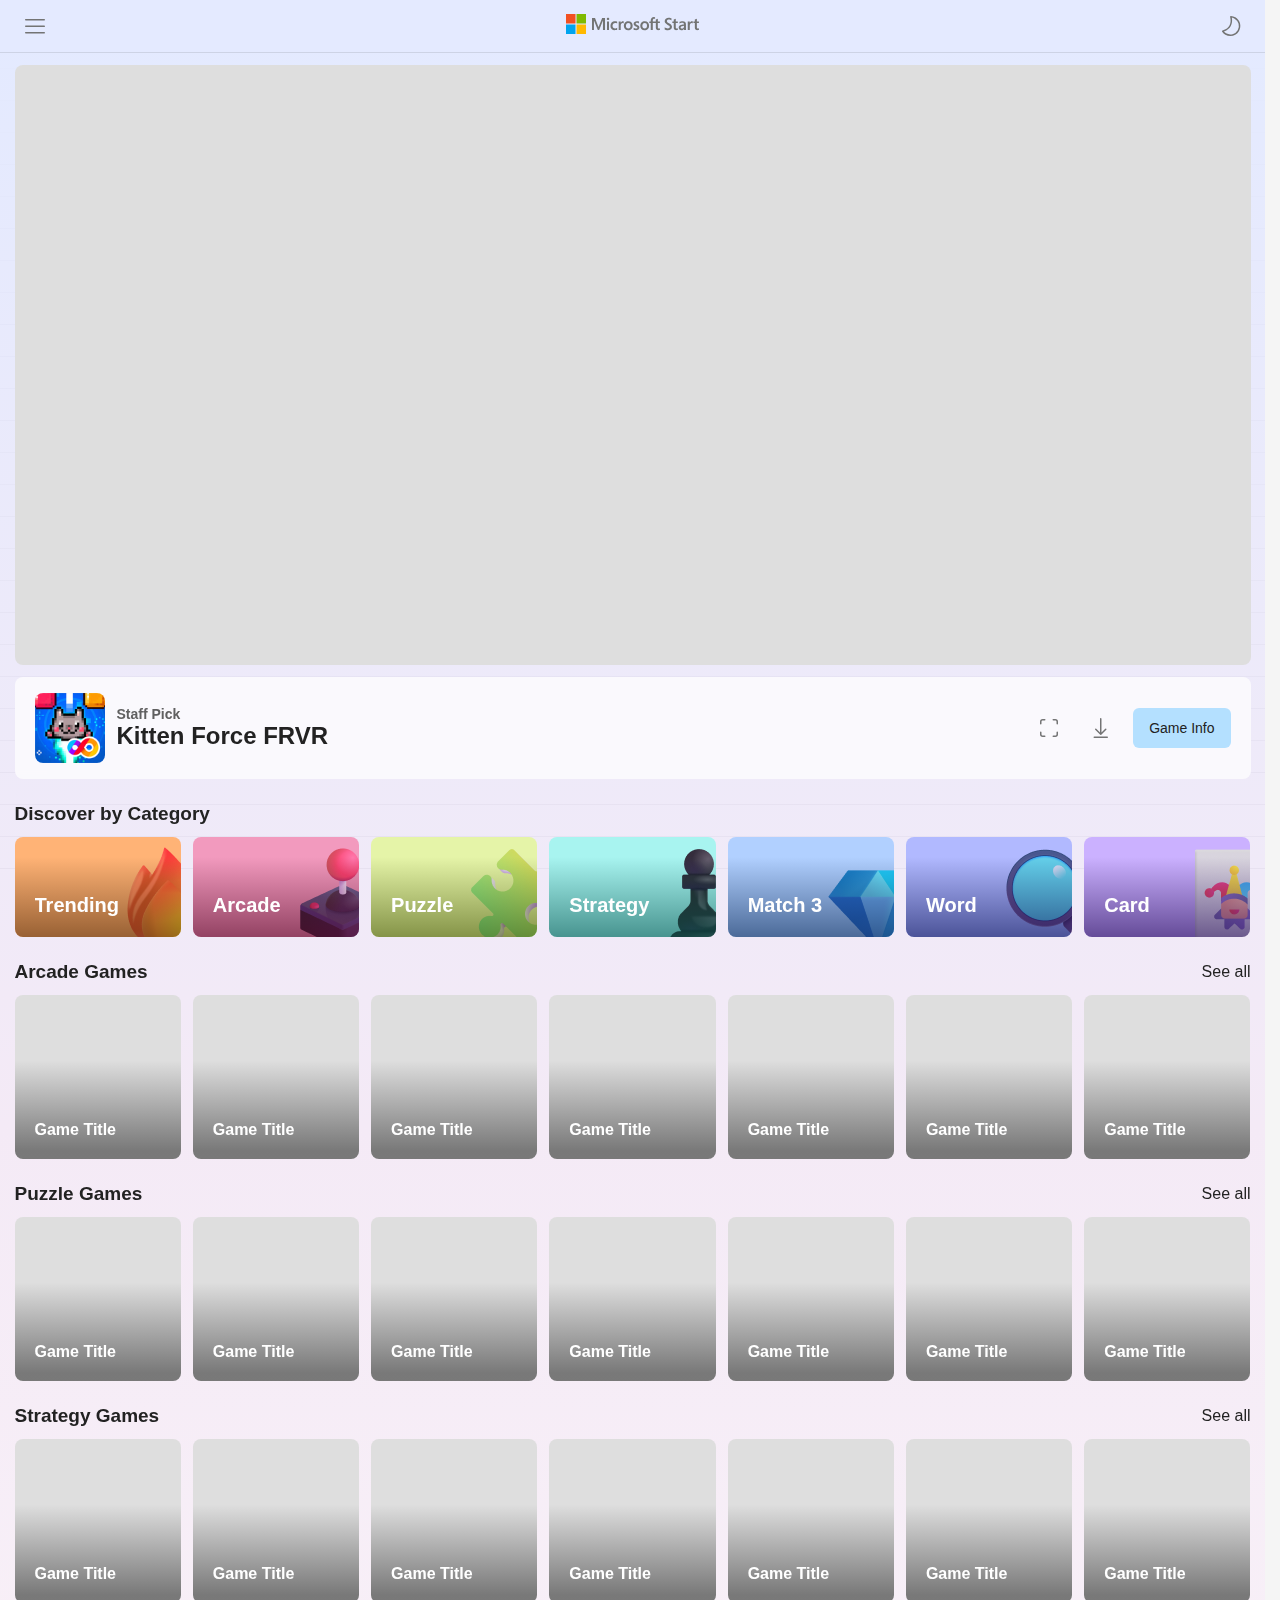
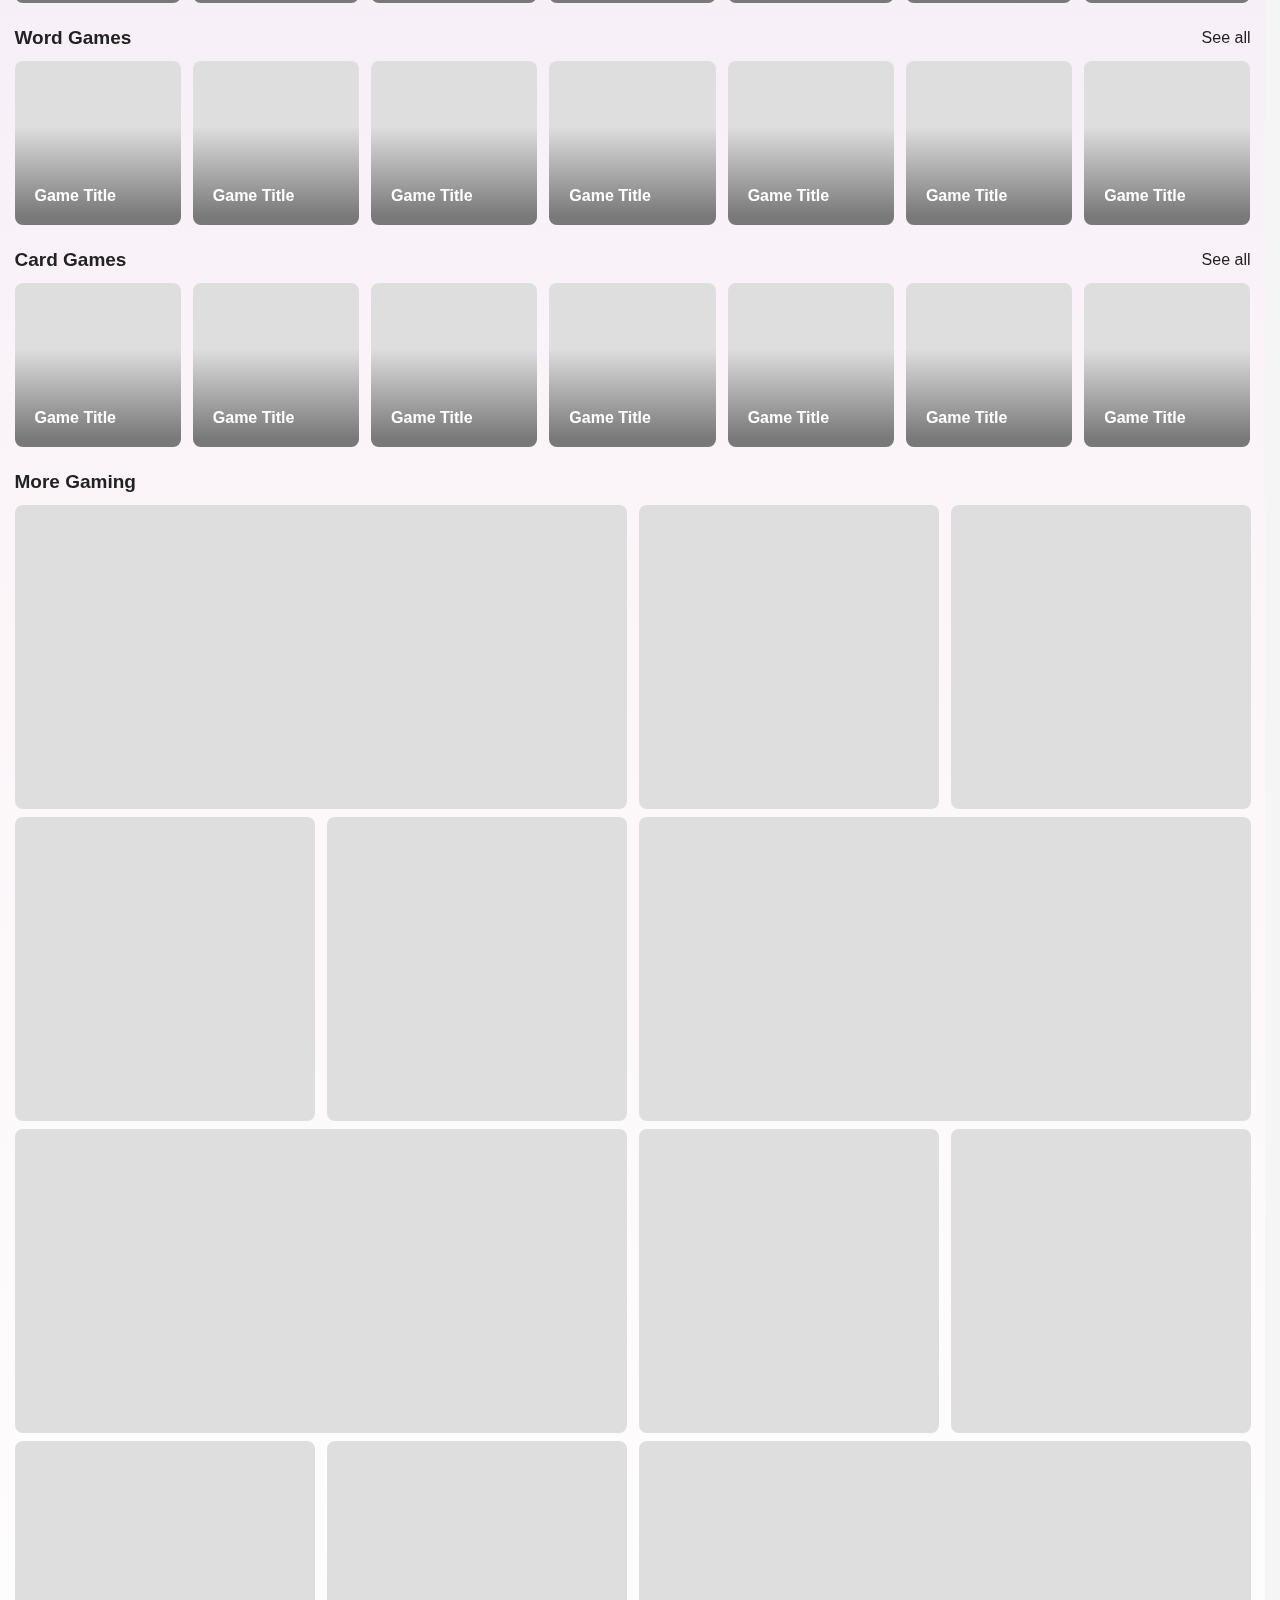
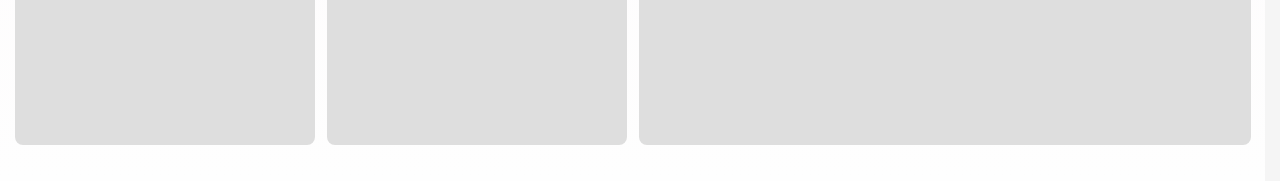
<file: game.html>
<!DOCTYPE html>
<html lang="en">

<head>
    <title>Casual Games Redesign</title>
    <meta charset="UTF-8">
    <meta name="viewport" content="width=device-width, initial-scale=1.0,maximum-scale=1.0, user-scalable=0" />
    <meta name="description" content="This redesign is not offically affiliated with Microsoft in any way. Redesign concept by Brian Latchman for CSC428 Advanced Systems Design and Analysis.">
    <meta name="apple-mobile-web-app-capable" content="yes" />
    <meta name="apple-mobile-web-app-status-bar-style" content="black-translucent" />
    <meta name="apple-touch-fullscreen" content="yes" />

    <meta property='og:title' content="Casual Games Redesign" />
    <meta property='og:image' content='https://latxh.github.io/casual-games/assets/cg_share.png' />
    <meta property='og:description' content="This redesign is not offically affiliated with Microsoft in any way. Redesign concept by Brian Latchman for CSC428 Advanced Systems Design and Analysis." />
    <meta property='og:url' content='https://latxh.github.io/casual-games/' />

    <link rel="icon" type="image/x-icon" href="assets/favicon.svg">
    <link rel="stylesheet" type="text/css" href="css/styles.css">
    <link rel="stylesheet" type="text/css" href="css/header.css">
    <link rel="stylesheet" type="text/css" href="css/nav.css">
    <link rel="stylesheet" type="text/css" href="css/feed.css">
    <link rel="stylesheet" type="text/css" href="css/games-spotlight.css">
    <link rel="stylesheet" type="text/css" href="css/recent-games.css">
    <link rel="stylesheet" type="text/css" href="css/carousel.css">
    <link rel="stylesheet" type="text/css" href="css/category-carousel.css">
    <link rel="stylesheet" type="text/css" href="css/game-page.css">

    <base href="https://latxh.github.io/casual-games/">
</head>

<body>
    <div class="grid-wrapper">
        <div class="grid"></div>
    </div>

    <header>
        <div class="header-content">
            <button title="Open navigation menu" onclick="toggleNav()">
                <svg width="24" height="24" fill="var(--ms-logo)" viewBox="0 0 24 24" xmlns="http://www.w3.org/2000/svg"><path d="M2.753 18h18.5a.75.75 0 0 1 .102 1.493l-.102.007h-18.5a.75.75 0 0 1-.102-1.493L2.753 18h18.5-18.5Zm0-6.497h18.5a.75.75 0 0 1 .102 1.493l-.102.007h-18.5a.75.75 0 0 1-.102-1.493l.102-.007h18.5-18.5Zm-.001-6.5h18.5a.75.75 0 0 1 .102 1.493l-.102.007h-18.5A.75.75 0 0 1 2.65 5.01l.102-.007h18.5-18.5Z"/></svg>
            </button>

            <a href="/casual-games">
                <svg width="134" height="20" viewBox="0 0 134 20" fill="none" xmlns="http://www.w3.org/2000/svg"><path d="M39.0358 3.99997V16H36.9498V6.59442H36.9164L33.1867 16H31.8044L27.9828 6.59442H27.9577V16H26.0303V3.99997H29.023L32.4746 12.8944H32.5247L36.1711 3.99997H39.0358ZM40.7825 4.91109C40.7825 4.57497 40.9048 4.2972 41.1469 4.06942C41.3889 3.84442 41.6781 3.73053 42.0147 3.73053C42.3734 3.73053 42.6683 3.8472 42.9019 4.07775C43.1355 4.30831 43.2524 4.58609 43.2524 4.91109C43.2524 5.24164 43.1327 5.51664 42.8936 5.73886C42.6516 5.96109 42.3595 6.07497 42.0119 6.07497C41.6642 6.07497 41.3749 5.96109 41.1357 5.73609C40.8993 5.51109 40.7825 5.23608 40.7825 4.91109ZM43.0188 16H40.9912V7.39719H43.0188V16ZM49.1682 14.5278C49.4686 14.5278 49.8024 14.4583 50.1667 14.3194C50.5311 14.1806 50.8649 13.9972 51.1736 13.7667V15.65C50.8482 15.8333 50.481 15.975 50.0722 16.0694C49.6606 16.1639 49.21 16.2111 48.7177 16.2111C47.4494 16.2111 46.4175 15.8111 45.6248 15.0111C44.8322 14.2111 44.4344 13.1889 44.4344 11.9444C44.4344 10.5611 44.8405 9.4222 45.6498 8.52497C46.4593 7.63053 47.6079 7.18053 49.0931 7.18053C49.4742 7.18053 49.858 7.23053 50.2446 7.32775C50.634 7.42497 50.9427 7.53886 51.1708 7.66664V9.60831C50.8565 9.38053 50.5395 9.20275 50.2113 9.07775C49.8831 8.95275 49.5493 8.88886 49.21 8.88886C48.4118 8.88886 47.7664 9.1472 47.2742 9.66664C46.7819 10.1861 46.5371 10.8861 46.5371 11.7667C46.5371 12.6361 46.7736 13.3139 47.2464 13.8C47.7164 14.2833 48.3589 14.5278 49.1682 14.5278ZM56.9449 7.25553C57.1062 7.25553 57.2536 7.26664 57.3816 7.28886C57.5095 7.31108 57.6208 7.33886 57.7098 7.3722V9.42219C57.6041 9.34442 57.4484 9.26942 57.2453 9.19997C57.0422 9.13053 56.7947 9.09442 56.5026 9.09442C56.0048 9.09442 55.5848 9.30275 55.2427 9.7222C54.8978 10.1417 54.7282 10.7861 54.7282 11.6556V16H52.7006V7.39719H54.7282V8.75275H54.7615C54.9451 8.28331 55.226 7.91664 55.5987 7.65275C55.9687 7.38609 56.4192 7.25553 56.9449 7.25553ZM57.8154 11.825C57.8154 10.4028 58.2159 9.27497 59.0226 8.44442C59.8264 7.61386 60.9444 7.1972 62.3741 7.1972C63.7202 7.1972 64.7715 7.5972 65.5281 8.3972C66.2847 9.1972 66.6629 10.2778 66.6629 11.6417C66.6629 13.0361 66.2597 14.1472 65.4558 14.9722C64.652 15.7972 63.5562 16.2111 62.171 16.2111C60.836 16.2111 59.7763 15.8194 58.9919 15.0361C58.2076 14.25 57.8154 13.1806 57.8154 11.825ZM59.9292 11.7556C59.9292 12.6556 60.1323 13.3417 60.5412 13.8139C60.95 14.2889 61.5313 14.525 62.2934 14.525C63.0305 14.525 63.5923 14.2889 63.9761 13.8139C64.3627 13.3389 64.5547 12.6361 64.5547 11.7056C64.5547 10.7806 64.3544 10.0806 63.9567 9.60831C63.5589 9.13608 62.9971 8.89997 62.2767 8.89997C61.5341 8.89997 60.9584 9.1472 60.5467 9.64164C60.1323 10.1361 59.9292 10.8417 59.9292 11.7556ZM69.6806 9.65553C69.6806 9.9472 69.7725 10.1722 69.956 10.3389C70.1395 10.5028 70.5485 10.7111 71.1798 10.9611C71.9892 11.2861 72.5593 11.65 72.8848 12.0528C73.213 12.4583 73.3743 12.9472 73.3743 13.5222C73.3743 14.3306 73.0628 14.9806 72.4398 15.4722C71.8168 15.9639 70.974 16.2083 69.9143 16.2083C69.5555 16.2083 69.1606 16.1667 68.7294 16.0778C68.2956 15.9917 67.9284 15.8806 67.628 15.7472V13.7556C67.9952 14.0111 68.3929 14.2167 68.8184 14.3667C69.244 14.5167 69.6278 14.5917 69.9755 14.5917C70.4344 14.5917 70.7709 14.5278 70.9879 14.4C71.2048 14.2722 71.3161 14.0556 71.3161 13.7556C71.3161 13.4778 71.2021 13.2417 70.9768 13.0472C70.7515 12.8556 70.3232 12.6333 69.6918 12.3806C68.9436 12.0667 68.4124 11.7167 68.1008 11.325C67.7893 10.9333 67.6308 10.4389 67.6308 9.83609C67.6308 9.06109 67.9395 8.42219 68.557 7.92497C69.1745 7.42497 69.9755 7.17497 70.9573 7.17497C71.2577 7.17497 71.597 7.20831 71.9725 7.27497C72.3452 7.34164 72.6595 7.42775 72.9098 7.53331V9.45831C72.6428 9.28053 72.3285 9.12497 71.9725 8.9972C71.6137 8.86942 71.2605 8.80553 70.9072 8.80553C70.5206 8.80553 70.223 8.88053 70.0061 9.03053C69.7892 9.18886 69.6806 9.39442 69.6806 9.65553ZM74.2476 11.825C74.2476 10.4028 74.6509 9.27497 75.4547 8.44442C76.2586 7.61386 77.3766 7.1972 78.8062 7.1972C80.1524 7.1972 81.2037 7.5972 81.9603 8.3972C82.7169 9.1972 83.095 10.2778 83.095 11.6417C83.095 13.0361 82.6918 14.1472 81.888 14.9722C81.0842 15.7972 79.9884 16.2111 78.6032 16.2111C77.2682 16.2111 76.2085 15.8194 75.4241 15.0361C74.6398 14.25 74.2476 13.1806 74.2476 11.825ZM76.3587 11.7556C76.3587 12.6556 76.5617 13.3417 76.9706 13.8139C77.3794 14.2889 77.9608 14.525 78.7228 14.525C79.4599 14.525 80.0217 14.2889 80.4083 13.8139C80.7949 13.3389 80.9868 12.6361 80.9868 11.7056C80.9868 10.7806 80.7866 10.0806 80.3889 9.60831C79.9884 9.13608 79.4292 8.89997 78.7089 8.89997C77.9663 8.89997 77.3877 9.1472 76.9789 9.64164C76.5645 10.1361 76.3587 10.8417 76.3587 11.7556ZM89.8232 9.05275H86.8026V16H84.75V9.05275H83.3092V7.39719H84.75V6.19997C84.75 5.2972 85.0448 4.55553 85.6345 3.97775C86.2241 3.39997 86.9778 3.11108 87.9012 3.11108C88.146 3.11108 88.3657 3.12497 88.5548 3.14997C88.744 3.17497 88.9136 3.21386 89.0583 3.26386V5.01386C88.9915 4.97497 88.8747 4.92775 88.705 4.8722C88.5381 4.81664 88.3463 4.78886 88.1265 4.78886C87.7009 4.78886 87.3755 4.9222 87.1447 5.18608C86.9166 5.44997 86.8026 5.84442 86.8026 6.36109V7.39997H89.8232V5.46664L91.8591 4.8472V7.39997H93.9117V9.05553H91.8591V13.0806C91.8591 13.6111 91.9564 13.9833 92.1483 14.2028C92.3403 14.4194 92.6434 14.5306 93.0578 14.5306C93.1747 14.5306 93.3165 14.5028 93.4807 14.4472C93.6447 14.3917 93.7894 14.325 93.9117 14.2472V15.9222C93.7837 15.9944 93.5696 16.0611 93.2692 16.1222C92.9716 16.1833 92.6768 16.2139 92.3848 16.2139C91.5309 16.2139 90.8884 15.9861 90.4629 15.5333C90.0345 15.0778 89.8204 14.3944 89.8204 13.4778V9.05275H89.8232Z" fill="var(--ms-logo)"/><path d="M9.51776 0H0V9.50556H9.51776V0Z" fill="#F25022"/><path d="M20.0255 0H10.5078V9.50556H20.0255V0Z" fill="#7FBA00"/><path d="M9.51776 10.4944H0V20H9.51776V10.4944Z" fill="#00A4EF"/><path d="M20.0255 10.4944H10.5078V20H20.0255V10.4944Z" fill="#FFB900"/><path d="M100.873 7.03601C100.873 7.47767 101.027 7.84989 101.335 8.15267C101.641 8.45823 102.192 8.81378 102.987 9.21934C104.055 9.77212 104.82 10.3249 105.282 10.8805C105.747 11.436 105.978 12.0749 105.978 12.7999C105.978 13.8666 105.59 14.6999 104.82 15.3027C104.05 15.9055 103.062 16.2055 101.864 16.2055C101.177 16.2055 100.548 16.136 99.9781 15.9971C99.4079 15.8582 98.9768 15.6971 98.6875 15.511V13.2277C99.0575 13.5694 99.5303 13.8499 100.109 14.0721C100.687 14.2943 101.255 14.4082 101.814 14.4082C102.423 14.4082 102.907 14.2916 103.262 14.0555C103.622 13.8221 103.8 13.4693 103.8 12.9999C103.8 12.586 103.627 12.211 103.285 11.8749C102.943 11.5388 102.309 11.1277 101.388 10.6499C100.484 10.1805 99.8084 9.67212 99.3634 9.12212C98.9184 8.57212 98.6959 7.92489 98.6959 7.17767C98.6959 6.19156 99.0825 5.38045 99.8529 4.74712C100.623 4.11378 101.61 3.79712 102.81 3.79712C103.34 3.79712 103.855 3.84712 104.356 3.94434C104.856 4.04156 105.224 4.14712 105.457 4.25823V6.44156C105.127 6.18045 104.728 5.97212 104.264 5.82212C103.797 5.67212 103.324 5.59712 102.843 5.59712C102.256 5.59712 101.78 5.72767 101.419 5.99156C101.055 6.25267 100.873 6.60267 100.873 7.03601Z" fill="var(--ms-logo)"/><path d="M110.97 14.5277C111.086 14.5277 111.229 14.4999 111.393 14.4444C111.557 14.3888 111.701 14.3221 111.823 14.2444V15.9194C111.696 15.9916 111.482 16.0582 111.185 16.1194C110.886 16.1805 110.592 16.211 110.299 16.211C109.445 16.211 108.803 15.9832 108.378 15.5277C107.949 15.0721 107.738 14.3888 107.738 13.4721V9.05267H106.322V7.39433H107.738V5.461L109.774 4.84155V7.39433H111.826V9.05267H109.774V13.0777C109.774 13.6082 109.871 13.9805 110.063 14.1999C110.252 14.4194 110.556 14.5277 110.97 14.5277Z" fill="var(--ms-logo)"/><path d="M119.948 10.6112C119.948 12.0279 119.948 13.1445 119.954 13.964C119.957 14.7807 120.001 15.4612 120.084 16.0029H118.066L117.966 15.0834H117.93C117.673 15.4307 117.337 15.6918 116.919 15.8751C116.503 16.0557 115.979 16.1473 115.348 16.1473C114.589 16.1473 113.951 15.9168 113.443 15.4557C112.931 14.9945 112.675 14.3751 112.675 13.5945C112.675 12.7584 113.003 12.0862 113.66 11.5807C114.316 11.0751 115.345 10.7362 116.747 10.564L117.98 10.414C117.98 9.84455 117.845 9.44177 117.576 9.2001C117.309 8.96121 116.905 8.83621 116.369 8.83066C115.788 8.83066 115.237 8.91955 114.716 9.09455C114.197 9.26955 113.799 9.47788 113.518 9.71677V7.86677C113.796 7.71677 114.23 7.56399 114.817 7.41121C115.403 7.25844 116.021 7.18066 116.669 7.18066C117.743 7.18066 118.555 7.4751 119.111 8.06677C119.671 8.65844 119.948 9.50566 119.948 10.6112ZM117.072 11.8918C116.179 11.9973 115.548 12.1695 115.184 12.4112C114.817 12.6501 114.636 12.9807 114.636 13.3973C114.636 13.7557 114.744 14.039 114.959 14.2501C115.173 14.4612 115.498 14.5668 115.935 14.5668C116.567 14.5668 117.067 14.3723 117.434 13.9862C117.804 13.5973 117.991 13.1112 117.996 12.5251V11.7807L117.072 11.8918Z" fill="var(--ms-logo)"/><path d="M125.994 7.25562C126.156 7.25562 126.301 7.26673 126.431 7.28895C126.559 7.31118 126.667 7.33895 126.759 7.37229V9.42229C126.654 9.34451 126.498 9.26951 126.295 9.20007C126.092 9.13062 125.844 9.09451 125.553 9.09451C125.054 9.09451 124.635 9.30284 124.292 9.72229C123.951 10.1418 123.778 10.7862 123.778 11.6557V16.0001H121.75V7.39729H123.778V8.75284H123.812C123.995 8.2834 124.276 7.91673 124.649 7.65284C125.021 7.38618 125.469 7.25562 125.994 7.25562Z" fill="var(--ms-logo)"/><path d="M132.069 14.5277C132.186 14.5277 132.327 14.4999 132.491 14.4444C132.656 14.3888 132.8 14.3221 132.923 14.2444V15.9194C132.795 15.9916 132.581 16.0582 132.283 16.1194C131.985 16.1805 131.69 16.211 131.398 16.211C130.545 16.211 129.902 15.9832 129.477 15.5277C129.048 15.0721 128.837 14.3888 128.837 13.4721V9.05267H127.421V7.39433H128.837V5.461L130.872 4.84155V7.39433H132.925V9.05267H130.872V13.0777C130.872 13.6082 130.97 13.9805 131.162 14.1999C131.351 14.4194 131.654 14.5277 132.069 14.5277Z" fill="var(--ms-logo)"/></svg>
            </a>

            <button id="dark-mode" title="Toggle dark mode" onclick="toggleDarkMode()">
                <svg id="light" class="hide" fill="var(--ms-logo)" width="24" height="24" viewBox="0 0 24 24" xmlns="http://www.w3.org/2000/svg"><path d="M11.996 19.01a.75.75 0 0 1 .743.649l.007.102v1.5a.75.75 0 0 1-1.493.101l-.007-.101v-1.5a.75.75 0 0 1 .75-.75Zm6.022-2.072 1.06 1.06a.75.75 0 1 1-1.06 1.061l-1.06-1.06a.75.75 0 0 1 1.06-1.061Zm-10.983 0a.75.75 0 0 1 0 1.06L5.974 19.06a.75.75 0 0 1-1.06-1.06l1.06-1.061a.75.75 0 0 1 1.06 0ZM12 6.475a5.525 5.525 0 1 1 0 11.05 5.525 5.525 0 0 1 0-11.05Zm0 1.5a4.025 4.025 0 1 0 0 8.05 4.025 4.025 0 0 0 0-8.05Zm9.25 3.293a.75.75 0 0 1 .102 1.493l-.102.007h-1.5a.75.75 0 0 1-.102-1.493l.102-.007h1.5Zm-17-.029a.75.75 0 0 1 .102 1.494l-.102.006h-1.5a.75.75 0 0 1-.102-1.493l.102-.007h1.5Zm1.64-6.37.084.072 1.06 1.06a.75.75 0 0 1-.976 1.134l-.084-.073-1.06-1.06a.75.75 0 0 1 .976-1.134Zm13.188.072a.75.75 0 0 1 .073.977l-.073.084-1.06 1.06a.75.75 0 0 1-1.133-.976l.072-.084 1.06-1.061a.75.75 0 0 1 1.061 0ZM12 1.99a.75.75 0 0 1 .743.648l.007.102v1.5a.75.75 0 0 1-1.493.101l-.007-.102v-1.5a.75.75 0 0 1 .75-.75Z" /></svg>
                <svg id="dark" fill="var(--ms-logo)" width="24" height="24" viewBox="0 0 24 24" xmlns="http://www.w3.org/2000/svg"><path d="M20.026 17.001c-2.762 4.784-8.879 6.423-13.663 3.661a9.964 9.964 0 0 1-3.234-2.983.75.75 0 0 1 .365-1.131c3.767-1.348 5.785-2.911 6.956-5.146 1.232-2.353 1.551-4.93.689-8.464a.75.75 0 0 1 .769-.926 9.961 9.961 0 0 1 4.457 1.327C21.149 6.1 22.788 12.217 20.025 17Zm-8.248-4.903c-1.25 2.388-3.31 4.099-6.817 5.499a8.492 8.492 0 0 0 2.152 1.766 8.501 8.501 0 1 0 8.502-14.725 8.485 8.485 0 0 0-2.792-1.016c.647 3.384.23 6.044-1.045 8.476Z" /></svg>
            </button>
        </div>
    </header>

    <div id="nav-visible">
        <div id="backdrop"></div>
        <nav>
            <div class="nav-header">
                <svg height="24" viewBox="0 0 134 20" fill="none" xmlns="http://www.w3.org/2000/svg"><path d="M39.0358 3.99997V16H36.9498V6.59442H36.9164L33.1867 16H31.8044L27.9828 6.59442H27.9577V16H26.0303V3.99997H29.023L32.4746 12.8944H32.5247L36.1711 3.99997H39.0358ZM40.7825 4.91109C40.7825 4.57497 40.9048 4.2972 41.1469 4.06942C41.3889 3.84442 41.6781 3.73053 42.0147 3.73053C42.3734 3.73053 42.6683 3.8472 42.9019 4.07775C43.1355 4.30831 43.2524 4.58609 43.2524 4.91109C43.2524 5.24164 43.1327 5.51664 42.8936 5.73886C42.6516 5.96109 42.3595 6.07497 42.0119 6.07497C41.6642 6.07497 41.3749 5.96109 41.1357 5.73609C40.8993 5.51109 40.7825 5.23608 40.7825 4.91109ZM43.0188 16H40.9912V7.39719H43.0188V16ZM49.1682 14.5278C49.4686 14.5278 49.8024 14.4583 50.1667 14.3194C50.5311 14.1806 50.8649 13.9972 51.1736 13.7667V15.65C50.8482 15.8333 50.481 15.975 50.0722 16.0694C49.6606 16.1639 49.21 16.2111 48.7177 16.2111C47.4494 16.2111 46.4175 15.8111 45.6248 15.0111C44.8322 14.2111 44.4344 13.1889 44.4344 11.9444C44.4344 10.5611 44.8405 9.4222 45.6498 8.52497C46.4593 7.63053 47.6079 7.18053 49.0931 7.18053C49.4742 7.18053 49.858 7.23053 50.2446 7.32775C50.634 7.42497 50.9427 7.53886 51.1708 7.66664V9.60831C50.8565 9.38053 50.5395 9.20275 50.2113 9.07775C49.8831 8.95275 49.5493 8.88886 49.21 8.88886C48.4118 8.88886 47.7664 9.1472 47.2742 9.66664C46.7819 10.1861 46.5371 10.8861 46.5371 11.7667C46.5371 12.6361 46.7736 13.3139 47.2464 13.8C47.7164 14.2833 48.3589 14.5278 49.1682 14.5278ZM56.9449 7.25553C57.1062 7.25553 57.2536 7.26664 57.3816 7.28886C57.5095 7.31108 57.6208 7.33886 57.7098 7.3722V9.42219C57.6041 9.34442 57.4484 9.26942 57.2453 9.19997C57.0422 9.13053 56.7947 9.09442 56.5026 9.09442C56.0048 9.09442 55.5848 9.30275 55.2427 9.7222C54.8978 10.1417 54.7282 10.7861 54.7282 11.6556V16H52.7006V7.39719H54.7282V8.75275H54.7615C54.9451 8.28331 55.226 7.91664 55.5987 7.65275C55.9687 7.38609 56.4192 7.25553 56.9449 7.25553ZM57.8154 11.825C57.8154 10.4028 58.2159 9.27497 59.0226 8.44442C59.8264 7.61386 60.9444 7.1972 62.3741 7.1972C63.7202 7.1972 64.7715 7.5972 65.5281 8.3972C66.2847 9.1972 66.6629 10.2778 66.6629 11.6417C66.6629 13.0361 66.2597 14.1472 65.4558 14.9722C64.652 15.7972 63.5562 16.2111 62.171 16.2111C60.836 16.2111 59.7763 15.8194 58.9919 15.0361C58.2076 14.25 57.8154 13.1806 57.8154 11.825ZM59.9292 11.7556C59.9292 12.6556 60.1323 13.3417 60.5412 13.8139C60.95 14.2889 61.5313 14.525 62.2934 14.525C63.0305 14.525 63.5923 14.2889 63.9761 13.8139C64.3627 13.3389 64.5547 12.6361 64.5547 11.7056C64.5547 10.7806 64.3544 10.0806 63.9567 9.60831C63.5589 9.13608 62.9971 8.89997 62.2767 8.89997C61.5341 8.89997 60.9584 9.1472 60.5467 9.64164C60.1323 10.1361 59.9292 10.8417 59.9292 11.7556ZM69.6806 9.65553C69.6806 9.9472 69.7725 10.1722 69.956 10.3389C70.1395 10.5028 70.5485 10.7111 71.1798 10.9611C71.9892 11.2861 72.5593 11.65 72.8848 12.0528C73.213 12.4583 73.3743 12.9472 73.3743 13.5222C73.3743 14.3306 73.0628 14.9806 72.4398 15.4722C71.8168 15.9639 70.974 16.2083 69.9143 16.2083C69.5555 16.2083 69.1606 16.1667 68.7294 16.0778C68.2956 15.9917 67.9284 15.8806 67.628 15.7472V13.7556C67.9952 14.0111 68.3929 14.2167 68.8184 14.3667C69.244 14.5167 69.6278 14.5917 69.9755 14.5917C70.4344 14.5917 70.7709 14.5278 70.9879 14.4C71.2048 14.2722 71.3161 14.0556 71.3161 13.7556C71.3161 13.4778 71.2021 13.2417 70.9768 13.0472C70.7515 12.8556 70.3232 12.6333 69.6918 12.3806C68.9436 12.0667 68.4124 11.7167 68.1008 11.325C67.7893 10.9333 67.6308 10.4389 67.6308 9.83609C67.6308 9.06109 67.9395 8.42219 68.557 7.92497C69.1745 7.42497 69.9755 7.17497 70.9573 7.17497C71.2577 7.17497 71.597 7.20831 71.9725 7.27497C72.3452 7.34164 72.6595 7.42775 72.9098 7.53331V9.45831C72.6428 9.28053 72.3285 9.12497 71.9725 8.9972C71.6137 8.86942 71.2605 8.80553 70.9072 8.80553C70.5206 8.80553 70.223 8.88053 70.0061 9.03053C69.7892 9.18886 69.6806 9.39442 69.6806 9.65553ZM74.2476 11.825C74.2476 10.4028 74.6509 9.27497 75.4547 8.44442C76.2586 7.61386 77.3766 7.1972 78.8062 7.1972C80.1524 7.1972 81.2037 7.5972 81.9603 8.3972C82.7169 9.1972 83.095 10.2778 83.095 11.6417C83.095 13.0361 82.6918 14.1472 81.888 14.9722C81.0842 15.7972 79.9884 16.2111 78.6032 16.2111C77.2682 16.2111 76.2085 15.8194 75.4241 15.0361C74.6398 14.25 74.2476 13.1806 74.2476 11.825ZM76.3587 11.7556C76.3587 12.6556 76.5617 13.3417 76.9706 13.8139C77.3794 14.2889 77.9608 14.525 78.7228 14.525C79.4599 14.525 80.0217 14.2889 80.4083 13.8139C80.7949 13.3389 80.9868 12.6361 80.9868 11.7056C80.9868 10.7806 80.7866 10.0806 80.3889 9.60831C79.9884 9.13608 79.4292 8.89997 78.7089 8.89997C77.9663 8.89997 77.3877 9.1472 76.9789 9.64164C76.5645 10.1361 76.3587 10.8417 76.3587 11.7556ZM89.8232 9.05275H86.8026V16H84.75V9.05275H83.3092V7.39719H84.75V6.19997C84.75 5.2972 85.0448 4.55553 85.6345 3.97775C86.2241 3.39997 86.9778 3.11108 87.9012 3.11108C88.146 3.11108 88.3657 3.12497 88.5548 3.14997C88.744 3.17497 88.9136 3.21386 89.0583 3.26386V5.01386C88.9915 4.97497 88.8747 4.92775 88.705 4.8722C88.5381 4.81664 88.3463 4.78886 88.1265 4.78886C87.7009 4.78886 87.3755 4.9222 87.1447 5.18608C86.9166 5.44997 86.8026 5.84442 86.8026 6.36109V7.39997H89.8232V5.46664L91.8591 4.8472V7.39997H93.9117V9.05553H91.8591V13.0806C91.8591 13.6111 91.9564 13.9833 92.1483 14.2028C92.3403 14.4194 92.6434 14.5306 93.0578 14.5306C93.1747 14.5306 93.3165 14.5028 93.4807 14.4472C93.6447 14.3917 93.7894 14.325 93.9117 14.2472V15.9222C93.7837 15.9944 93.5696 16.0611 93.2692 16.1222C92.9716 16.1833 92.6768 16.2139 92.3848 16.2139C91.5309 16.2139 90.8884 15.9861 90.4629 15.5333C90.0345 15.0778 89.8204 14.3944 89.8204 13.4778V9.05275H89.8232Z" fill="var(--ms-logo)"/><path d="M9.51776 0H0V9.50556H9.51776V0Z" fill="#F25022"/><path d="M20.0255 0H10.5078V9.50556H20.0255V0Z" fill="#7FBA00"/><path d="M9.51776 10.4944H0V20H9.51776V10.4944Z" fill="#00A4EF"/><path d="M20.0255 10.4944H10.5078V20H20.0255V10.4944Z" fill="#FFB900"/><path d="M100.873 7.03601C100.873 7.47767 101.027 7.84989 101.335 8.15267C101.641 8.45823 102.192 8.81378 102.987 9.21934C104.055 9.77212 104.82 10.3249 105.282 10.8805C105.747 11.436 105.978 12.0749 105.978 12.7999C105.978 13.8666 105.59 14.6999 104.82 15.3027C104.05 15.9055 103.062 16.2055 101.864 16.2055C101.177 16.2055 100.548 16.136 99.9781 15.9971C99.4079 15.8582 98.9768 15.6971 98.6875 15.511V13.2277C99.0575 13.5694 99.5303 13.8499 100.109 14.0721C100.687 14.2943 101.255 14.4082 101.814 14.4082C102.423 14.4082 102.907 14.2916 103.262 14.0555C103.622 13.8221 103.8 13.4693 103.8 12.9999C103.8 12.586 103.627 12.211 103.285 11.8749C102.943 11.5388 102.309 11.1277 101.388 10.6499C100.484 10.1805 99.8084 9.67212 99.3634 9.12212C98.9184 8.57212 98.6959 7.92489 98.6959 7.17767C98.6959 6.19156 99.0825 5.38045 99.8529 4.74712C100.623 4.11378 101.61 3.79712 102.81 3.79712C103.34 3.79712 103.855 3.84712 104.356 3.94434C104.856 4.04156 105.224 4.14712 105.457 4.25823V6.44156C105.127 6.18045 104.728 5.97212 104.264 5.82212C103.797 5.67212 103.324 5.59712 102.843 5.59712C102.256 5.59712 101.78 5.72767 101.419 5.99156C101.055 6.25267 100.873 6.60267 100.873 7.03601Z" fill="var(--ms-logo)"/><path d="M110.97 14.5277C111.086 14.5277 111.229 14.4999 111.393 14.4444C111.557 14.3888 111.701 14.3221 111.823 14.2444V15.9194C111.696 15.9916 111.482 16.0582 111.185 16.1194C110.886 16.1805 110.592 16.211 110.299 16.211C109.445 16.211 108.803 15.9832 108.378 15.5277C107.949 15.0721 107.738 14.3888 107.738 13.4721V9.05267H106.322V7.39433H107.738V5.461L109.774 4.84155V7.39433H111.826V9.05267H109.774V13.0777C109.774 13.6082 109.871 13.9805 110.063 14.1999C110.252 14.4194 110.556 14.5277 110.97 14.5277Z" fill="var(--ms-logo)"/><path d="M119.948 10.6112C119.948 12.0279 119.948 13.1445 119.954 13.964C119.957 14.7807 120.001 15.4612 120.084 16.0029H118.066L117.966 15.0834H117.93C117.673 15.4307 117.337 15.6918 116.919 15.8751C116.503 16.0557 115.979 16.1473 115.348 16.1473C114.589 16.1473 113.951 15.9168 113.443 15.4557C112.931 14.9945 112.675 14.3751 112.675 13.5945C112.675 12.7584 113.003 12.0862 113.66 11.5807C114.316 11.0751 115.345 10.7362 116.747 10.564L117.98 10.414C117.98 9.84455 117.845 9.44177 117.576 9.2001C117.309 8.96121 116.905 8.83621 116.369 8.83066C115.788 8.83066 115.237 8.91955 114.716 9.09455C114.197 9.26955 113.799 9.47788 113.518 9.71677V7.86677C113.796 7.71677 114.23 7.56399 114.817 7.41121C115.403 7.25844 116.021 7.18066 116.669 7.18066C117.743 7.18066 118.555 7.4751 119.111 8.06677C119.671 8.65844 119.948 9.50566 119.948 10.6112ZM117.072 11.8918C116.179 11.9973 115.548 12.1695 115.184 12.4112C114.817 12.6501 114.636 12.9807 114.636 13.3973C114.636 13.7557 114.744 14.039 114.959 14.2501C115.173 14.4612 115.498 14.5668 115.935 14.5668C116.567 14.5668 117.067 14.3723 117.434 13.9862C117.804 13.5973 117.991 13.1112 117.996 12.5251V11.7807L117.072 11.8918Z" fill="var(--ms-logo)"/><path d="M125.994 7.25562C126.156 7.25562 126.301 7.26673 126.431 7.28895C126.559 7.31118 126.667 7.33895 126.759 7.37229V9.42229C126.654 9.34451 126.498 9.26951 126.295 9.20007C126.092 9.13062 125.844 9.09451 125.553 9.09451C125.054 9.09451 124.635 9.30284 124.292 9.72229C123.951 10.1418 123.778 10.7862 123.778 11.6557V16.0001H121.75V7.39729H123.778V8.75284H123.812C123.995 8.2834 124.276 7.91673 124.649 7.65284C125.021 7.38618 125.469 7.25562 125.994 7.25562Z" fill="var(--ms-logo)"/><path d="M132.069 14.5277C132.186 14.5277 132.327 14.4999 132.491 14.4444C132.656 14.3888 132.8 14.3221 132.923 14.2444V15.9194C132.795 15.9916 132.581 16.0582 132.283 16.1194C131.985 16.1805 131.69 16.211 131.398 16.211C130.545 16.211 129.902 15.9832 129.477 15.5277C129.048 15.0721 128.837 14.3888 128.837 13.4721V9.05267H127.421V7.39433H128.837V5.461L130.872 4.84155V7.39433H132.925V9.05267H130.872V13.0777C130.872 13.6082 130.97 13.9805 131.162 14.1999C131.351 14.4194 131.654 14.5277 132.069 14.5277Z" fill="var(--ms-logo)"/></svg>
                <button title="Close navigation menu"  onclick="toggleNav()">
                    <svg width="24" height="24" fill="var(--font-1)" viewBox="0 0 24 24" xmlns="http://www.w3.org/2000/svg"><path d="m4.397 4.554.073-.084a.75.75 0 0 1 .976-.073l.084.073L12 10.939l6.47-6.47a.75.75 0 1 1 1.06 1.061L13.061 12l6.47 6.47a.75.75 0 0 1 .072.976l-.073.084a.75.75 0 0 1-.976.073l-.084-.073L12 13.061l-6.47 6.47a.75.75 0 0 1-1.06-1.061L10.939 12l-6.47-6.47a.75.75 0 0 1-.072-.976l.073-.084-.073.084Z"/></svg>
                </button>
            </div>

            <div class="nav-option-wrapper">
                <div class="nav-option" tabindex="0">
                    <svg width="20" height="20" fill="var(--font-1)" viewBox="0 0 24 24" xmlns="http://www.w3.org/2000/svg"><path d="M10.55 2.532a2.25 2.25 0 0 1 2.9 0l6.75 5.692c.507.428.8 1.057.8 1.72v9.803a1.75 1.75 0 0 1-1.75 1.75h-3.5a1.75 1.75 0 0 1-1.75-1.75v-5.5a.25.25 0 0 0-.25-.25h-3.5a.25.25 0 0 0-.25.25v5.5a1.75 1.75 0 0 1-1.75 1.75h-3.5A1.75 1.75 0 0 1 3 19.747V9.944c0-.663.293-1.292.8-1.72l6.75-5.692Zm1.933 1.147a.75.75 0 0 0-.966 0L4.767 9.37a.75.75 0 0 0-.267.573v9.803c0 .138.112.25.25.25h3.5a.25.25 0 0 0 .25-.25v-5.5c0-.967.784-1.75 1.75-1.75h3.5c.966 0 1.75.783 1.75 1.75v5.5c0 .138.112.25.25.25h3.5a.25.25 0 0 0 .25-.25V9.944a.75.75 0 0 0-.267-.573l-6.75-5.692Z"/></svg>
                    <p>Home</p>
                </div>
                <div class="nav-option" tabindex="0">
                    <svg width="20" height="20" fill="var(--font-1)" viewBox="0 0 24 24" xmlns="http://www.w3.org/2000/svg"><path d="m12.82 5.58-.82.822-.824-.824a5.375 5.375 0 1 0-7.601 7.602l7.895 7.895a.75.75 0 0 0 1.06 0l7.902-7.897a5.376 5.376 0 0 0-.001-7.599 5.38 5.38 0 0 0-7.611 0Zm6.548 6.54L12 19.485 4.635 12.12a3.875 3.875 0 1 1 5.48-5.48l1.358 1.357a.75.75 0 0 0 1.073-.012L13.88 6.64a3.88 3.88 0 0 1 5.487 5.48Z" /></svg>
                    <p>Interests</p>
                </div>
                <div class="nav-option" tabindex="0">
                    <svg width="20" height="20" fill="var(--font-1)" viewBox="0 0 24 24" xmlns="http://www.w3.org/2000/svg"><path d="M17.754 14a2.249 2.249 0 0 1 2.25 2.249v.575c0 .894-.32 1.76-.902 2.438-1.57 1.834-3.957 2.739-7.102 2.739-3.146 0-5.532-.905-7.098-2.74a3.75 3.75 0 0 1-.898-2.435v-.577a2.249 2.249 0 0 1 2.249-2.25h11.501Zm0 1.5H6.253a.749.749 0 0 0-.75.749v.577c0 .536.192 1.054.54 1.461 1.253 1.468 3.219 2.214 5.957 2.214s4.706-.746 5.962-2.214a2.25 2.25 0 0 0 .541-1.463v-.575a.749.749 0 0 0-.749-.75ZM12 2.004a5 5 0 1 1 0 10 5 5 0 0 1 0-10Zm0 1.5a3.5 3.5 0 1 0 0 7 3.5 3.5 0 0 0 0-7Z"/></svg>
                    <p>Profile</p>
                </div>
                <hr>
                <div class="nav-option" tabindex="0">
                    <svg width="20" height="20" fill="var(--font-1)" viewBox="0 0 24 24" xmlns="http://www.w3.org/2000/svg"><path d="M18.75 20H5.25a3.25 3.25 0 0 1-3.245-3.066L2 16.75V6.25a2.25 2.25 0 0 1 2.096-2.245L4.25 4h12.5a2.25 2.25 0 0 1 2.245 2.096L19 6.25V7h.75a2.25 2.25 0 0 1 2.245 2.096L22 9.25v7.5a3.25 3.25 0 0 1-3.066 3.245L18.75 20H5.25h13.5Zm-13.5-1.5h13.5a1.75 1.75 0 0 0 1.744-1.607l.006-.143v-7.5a.75.75 0 0 0-.648-.743L19.75 8.5H19v7.75a.75.75 0 0 1-.648.743L18.25 17a.75.75 0 0 1-.743-.648l-.007-.102v-10a.75.75 0 0 0-.648-.743L16.75 5.5H4.25a.75.75 0 0 0-.743.648L3.5 6.25v10.5a1.75 1.75 0 0 0 1.606 1.744l.144.006h13.5-13.5Zm6.996-4h3.006a.75.75 0 0 1 .102 1.493l-.102.007h-3.006a.75.75 0 0 1-.102-1.493l.102-.007h3.006-3.006Zm-3.003-3.495a.75.75 0 0 1 .75.75v3.495a.75.75 0 0 1-.75.75H5.748a.75.75 0 0 1-.75-.75v-3.495a.75.75 0 0 1 .75-.75h3.495Zm-.75 1.5H6.498V14.5h1.995v-1.995Zm3.753-1.5h3.006a.75.75 0 0 1 .102 1.493l-.102.007h-3.006a.75.75 0 0 1-.102-1.494l.102-.006h3.006-3.006ZM5.748 7.502h9.504a.75.75 0 0 1 .102 1.494l-.102.006H5.748a.75.75 0 0 1-.102-1.493l.102-.007h9.504-9.504Z"/></svg>
                    <p>News</p>
                </div>
                <div class="nav-option" tabindex="0">
                    <svg width="20" height="20" fill="var(--font-1)" viewBox="0 0 24 24" xmlns="http://www.w3.org/2000/svg"><path d="M13.002 8.007c3.169 0 4.966 2.097 5.228 4.63h.08a3.687 3.687 0 0 1 3.692 3.683 3.687 3.687 0 0 1-3.692 3.682H7.694a3.687 3.687 0 0 1-3.692-3.682 3.687 3.687 0 0 1 3.692-3.683h.08c.263-2.55 2.059-4.63 5.227-4.63Zm0 1.498c-2.071 0-3.877 1.633-3.877 3.889 0 .357-.319.638-.684.638h-.69c-1.261 0-2.284 1.001-2.284 2.236 0 1.235 1.023 2.236 2.284 2.236h10.503c1.26 0 2.283-1 2.283-2.236 0-1.235-1.022-2.236-2.283-2.236h-.691c-.365 0-.684-.28-.684-.638 0-2.285-1.806-3.89-3.877-3.89Zm-8.634 2.657a.75.75 0 0 1-.315.935l-.091.045-.926.384a.75.75 0 0 1-.666-1.34l.092-.046.926-.383a.75.75 0 0 1 .98.405Zm6.487-4.833-.172.058a5.822 5.822 0 0 0-1.46.758 2.442 2.442 0 0 0-2.793 3.667 4.61 4.61 0 0 0-1.366.64 3.942 3.942 0 0 1 5.791-5.122ZM2.94 7.36l.106.035.926.384a.75.75 0 0 1-.469 1.42L3.4 9.166l-.926-.384a.75.75 0 0 1 .468-1.42Zm3.815-2.986.046.091.383.927a.75.75 0 0 1-1.34.665l-.046-.091-.383-.927a.75.75 0 0 1 1.34-.665Zm4.354-.319a.75.75 0 0 1 .44.875l-.035.105-.383.927a.75.75 0 0 1-1.42-.469l.034-.106.384-.926a.75.75 0 0 1 .98-.406Z"/></svg>
                    <p>Weather</p>
                </div>
                <div class="nav-option" tabindex="0">
                    <svg width="20" height="20" fill="var(--font-1)" viewBox="0 0 24 24" xmlns="http://www.w3.org/2000/svg"><path d="M6.087 7.188a8.207 8.207 0 0 0-.179.494c.463.07.963.168 1.483.299a6.705 6.705 0 0 1 1.085-1.945l4.213 4.214-.252.252a10.202 10.202 0 0 1 1.061 1.06l.252-.251 4.213 4.213a6.707 6.707 0 0 1-1.944 1.085c.131.52.228 1.02.3 1.482a8.198 8.198 0 0 0 3.265-2.008 8.258 8.258 0 0 0 1.745-2.569A8.256 8.256 0 0 0 10.999 2.47a8.275 8.275 0 0 0-4.912 4.718Zm13.96.627a2.753 2.753 0 0 1-3.042.24l2.02-2.019c.438.548.78 1.15 1.023 1.779Zm-4.129 1.328a4.256 4.256 0 0 0 4.523.21 6.743 6.743 0 0 1-1.417 5.11l-4.213-4.213 1.107-1.107Zm-1.06-1.061L13.75 9.189 9.536 4.976a6.743 6.743 0 0 1 5.111-1.417 4.256 4.256 0 0 0 .21 4.523Zm1.087-1.087a2.753 2.753 0 0 1 .24-3.043c.63.244 1.23.585 1.779 1.024l-2.02 2.019ZM6.97 13.47a.75.75 0 0 1 1.06 0l2.5 2.5a.75.75 0 1 1-1.06 1.06l-2.5-2.5a.75.75 0 0 1 0-1.06Zm-4.942-2.451a2.296 2.296 0 0 1 2.49-2.49c1.979.15 5.34.768 7.762 3.19 2.423 2.423 3.042 5.784 3.192 7.763a2.296 2.296 0 0 1-2.49 2.49c-1.978-.15-5.34-.77-7.762-3.192-2.423-2.422-3.042-5.783-3.192-7.761Zm2.377-.995a.797.797 0 0 0-.881.881c.141 1.863.718 4.777 2.756 6.815 2.039 2.038 4.952 2.615 6.815 2.756a.797.797 0 0 0 .881-.881c-.141-1.863-.718-4.776-2.756-6.815-2.038-2.038-4.952-2.615-6.815-2.756Z"/></svg>
                    <p>Sports</p>
                </div>
                <div class="nav-option" tabindex="0">
                    <svg width="20" height="20" fill="var(--font-1)" viewBox="0 0 24 24" xmlns="http://www.w3.org/2000/svg"><path d="M16.749 2h4.554l.1.014.099.028.06.026c.08.034.153.085.219.15l.04.044.044.057.054.09.039.09.019.064.014.064.009.095v4.532a.75.75 0 0 1-1.493.102l-.007-.102V4.559l-6.44 6.44a.75.75 0 0 1-.976.073L13 11 9.97 8.09l-5.69 5.689a.75.75 0 0 1-1.133-.977l.073-.084 6.22-6.22a.75.75 0 0 1 .976-.072l.084.072 3.03 2.91L19.438 3.5h-2.69a.75.75 0 0 1-.742-.648l-.007-.102a.75.75 0 0 1 .648-.743L16.75 2ZM3.75 17a.75.75 0 0 1 .75.75v3.5a.75.75 0 0 1-1.5 0v-3.5a.75.75 0 0 1 .75-.75Zm5.75-3.25a.75.75 0 0 0-1.5 0v7.5a.75.75 0 0 0 1.5 0v-7.5ZM13.75 15a.75.75 0 0 1 .75.75v5.5a.75.75 0 0 1-1.5 0v-5.5a.75.75 0 0 1 .75-.75Zm5.75-4.25a.75.75 0 0 0-1.5 0v10.5a.75.75 0 0 0 1.5 0v-10.5Z"/></svg>
                    <p>Money</p>
                </div>
                <div class="nav-option" tabindex="0">
                    <svg width="20" height="20" fill="var(--font-1)" viewBox="0 0 24 24" xmlns="http://www.w3.org/2000/svg"><path d="M2.5 4.25a.75.75 0 0 1 .75-.75h.558c.95 0 1.52.639 1.845 1.233.217.396.374.855.497 1.271A1.29 1.29 0 0 1 6.25 6h12.498c.83 0 1.43.794 1.202 1.593l-1.828 6.409a2.75 2.75 0 0 1-2.644 1.996H9.53a2.75 2.75 0 0 1-2.652-2.022l-.76-2.772-1.26-4.248-.001-.008c-.156-.567-.302-1.098-.52-1.494C4.128 5.069 3.96 5 3.809 5H3.25a.75.75 0 0 1-.75-.75Zm5.073 6.59.751 2.739c.15.542.643.919 1.206.919h5.948a1.25 1.25 0 0 0 1.202-.907L18.417 7.5H6.585l.974 3.287.014.053ZM11 19a2 2 0 1 1-4 0 2 2 0 0 1 4 0Zm-1.5 0a.5.5 0 1 0-1 0 .5.5 0 0 0 1 0ZM18 19a2 2 0 1 1-4 0 2 2 0 0 1 4 0Zm-1.5 0a.5.5 0 1 0-1 0 .5.5 0 0 0 1 0Z"/></svg>
                    <p>Shopping</p>
                </div>
                <div class="nav-option" tabindex="0">
                    <svg width="20" height="20" fill="var(--font-1)" viewBox="0 0 24 24" xmlns="http://www.w3.org/2000/svg"><path d="M14.998 5a7 7 0 0 1 .24 13.996l-.24.004H9.002a7 7 0 0 1-.24-13.996L9.001 5h5.996Zm0 1.5H9.002a5.5 5.5 0 0 0-.221 10.996l.221.004h5.996a5.5 5.5 0 0 0 .221-10.996l-.221-.004ZM8 9a.75.75 0 0 1 .75.75v1.498h1.5a.75.75 0 0 1 0 1.5h-1.5v1.502a.75.75 0 0 1-1.5 0v-1.502h-1.5a.75.75 0 1 1 0-1.5h1.5V9.75A.75.75 0 0 1 8 9Zm6.75 3.5a1.25 1.25 0 1 1 0 2.5 1.25 1.25 0 0 1 0-2.5Zm2-3.5a1.25 1.25 0 1 1 0 2.5 1.25 1.25 0 0 1 0-2.5Z"/></svg>
                    <p>Gaming</p>
                </div>
                <div class="nav-option" tabindex="0">
                    <svg width="20" height="20" fill="var(--font-1)" viewBox="0 0 24 24" xmlns="http://www.w3.org/2000/svg"><path d="m9.203 4 .047-.002.046.001a.73.73 0 0 1 .067.007l.016.004c.086.014.17.044.252.092l.051.034 5.07 3.565L19.82 4.14a.75.75 0 0 1 1.174.51l.007.104v10.632a.75.75 0 0 1-.238.548l-.08.066-5.5 3.866a.744.744 0 0 1-.828.023L9.25 16.297l-5.07 3.565a.75.75 0 0 1-1.174-.51l-.007-.104V8.616a.75.75 0 0 1 .238-.548l.08-.066 5.5-3.866a.762.762 0 0 1 .2-.101l.122-.028.064-.008Zm10.298 2.197-4 2.812v8.799l4-2.812v-8.8ZM8.5 6.193l-4 2.812v8.8l4-2.813V6.193Zm1.502 0v8.8l4 2.811V9.005l-4-2.812Z"/></svg>
                    <p>Maps</p>
                </div>
                <div class="nav-option" tabindex="0">
                    <svg width="20" height="20" fill="var(--font-1)" viewBox="0 0 24 24" xmlns="http://www.w3.org/2000/svg"><path d="M15.8 3a3.25 3.25 0 0 1 3.152 2.46L19.337 7h.913a.75.75 0 0 1 .743.648L21 7.75a.75.75 0 0 1-.648.743l-.102.007h-.536l.208.826a2.249 2.249 0 0 1 1.082 1.924v8.497a1.75 1.75 0 0 1-1.75 1.75H17.75a1.75 1.75 0 0 1-1.75-1.75l-.001-1.247H8.004v1.247a1.75 1.75 0 0 1-1.75 1.75H4.75A1.75 1.75 0 0 1 3 19.747V11.25c0-.815.433-1.529 1.082-1.923l.207-.827H3.75a.75.75 0 0 1-.743-.648L3 7.75a.75.75 0 0 1 .648-.743L3.75 7h.913l.386-1.538A3.25 3.25 0 0 1 8.202 3h7.597ZM6.503 18.5H4.499l.001 1.247c0 .138.112.25.25.25h1.504a.25.25 0 0 0 .25-.25V18.5Zm13 0h-2.005l.001 1.247c0 .138.112.25.25.25h1.504a.25.25 0 0 0 .25-.25V18.5Zm-.75-8H5.25a.75.75 0 0 0-.75.75V17h15.004v-5.75a.75.75 0 0 0-.75-.75ZM10.25 14h3.502a.75.75 0 0 1 .101 1.493l-.101.007h-3.502a.75.75 0 0 1-.102-1.493L10.25 14h3.502-3.502ZM17 12a1 1 0 1 1 0 2 1 1 0 0 1 0-2ZM7 12a1 1 0 1 1 0 2 1 1 0 0 1 0-2Zm8.8-7.5H8.201a1.75 1.75 0 0 0-1.698 1.326L5.711 9h12.582l-.796-3.176A1.75 1.75 0 0 0 15.799 4.5Z"/></svg>
                    <p>Autos</p>
                </div>
                <div class="nav-option" tabindex="0">
                    <svg width="20" height="20" fill="var(--font-1)" viewBox="0 0 24 24" xmlns="http://www.w3.org/2000/svg"><path d="m12.82 5.58-.82.822-.824-.824A5.375 5.375 0 0 0 2.249 11h1.605a3.876 3.876 0 0 1 6.261-4.36l1.358 1.357a.75.75 0 0 0 1.073-.012L13.88 6.64A3.88 3.88 0 0 1 20.149 11h1.605a5.38 5.38 0 0 0-8.934-5.42ZM11.47 21.075 4.894 14.5h1.963c.051 0 .102-.003.152-.007L12 19.484l4.988-4.985h2.122l-6.58 6.576a.75.75 0 0 1-1.06 0Z"/><path d="M9.42 8.414a.75.75 0 0 0-1.348.015l-1.69 3.57H2.75a.75.75 0 0 0 0 1.5h4.107a.75.75 0 0 0 .678-.429l1.234-2.606 2.56 5.12a.75.75 0 0 0 1.279.105l2.698-3.736 1.13 1.29A.75.75 0 0 0 17 13.5h4.25a.75.75 0 0 0 0-1.5h-3.91l-1.526-1.743a.75.75 0 0 0-1.172.054l-2.525 3.496-2.696-5.392Z"/></svg>
                    <p>Health</p>
                </div>
                <div class="nav-option" tabindex="0">
                    <svg width="20" height="20" fill="var(--font-1)" viewBox="0 0 24 24" xmlns="http://www.w3.org/2000/svg"><path d="M9.47 9.643 8.768 3.77l-.002-.074c0-.889.72-1.61 1.61-1.61.802 0 1.545.42 1.977 1.135l.087.161 2.945 6.09 3.957-.117a2.6 2.6 0 0 1 2.672 2.53l.001.066a2.602 2.602 0 0 1-2.62 2.597l-3.963-.116-2.992 6.188a2.293 2.293 0 0 1-2.065 1.295c-.889 0-1.609-.72-1.609-1.631l.007-.118.707-5.908-2.132-.063-.27.736a1.946 1.946 0 0 1-1.827 1.278c-.876 0-1.586-.71-1.586-1.587v-.76l-.154-.032a1.92 1.92 0 0 1 0-3.758l.155-.032v-.76c0-.803.597-1.475 1.434-1.579l.151-.008c.745 0 1.423.426 1.765 1.127l.063.15.27.736 2.12-.062Zm.906-6.057c-.06 0-.109.049-.11.087l.887 7.422-4.84.141-.628-1.715-.032-.079c-.075-.152-.23-.25-.354-.251l-.058.002a.086.086 0 0 0-.075.085l.001 1.98-1.35.282a.419.419 0 0 0 0 .821l1.35.281v1.98c0 .047.038.086.085.086a.446.446 0 0 0 .419-.293l.64-1.751 4.854.141-.897 7.471v.03c0 .06.048.108.108.108a.793.793 0 0 0 .714-.448l3.415-7.063 4.914.144c.606 0 1.097-.491 1.097-1.086v-.043a1.097 1.097 0 0 0-1.13-1.064l-4.928.144-3.351-6.932-.053-.099a.793.793 0 0 0-.678-.381Z"/></svg>
                    <p>Travel</p>
                </div>
                <div class="nav-option" tabindex="0">
                    <svg width="20" height="20" fill="var(--font-1)" viewBox="0 0 24 24" xmlns="http://www.w3.org/2000/svg"><path d="M9.118 2.105a.75.75 0 0 1 1.027.263L14.075 9h7.16c.423 0 .765.342.765.765V12a9.993 9.993 0 0 1-4.73 8.5h2.98a.75.75 0 0 1 0 1.5H3.75a.75.75 0 0 1 0-1.5h2.98A9.993 9.993 0 0 1 2 12V9.765C2 9.342 2.342 9 2.765 9h5.567L4.855 3.132a.75.75 0 0 1 1.29-.764L10.075 9h2.257L8.855 3.132a.75.75 0 0 1 .263-1.027ZM3.5 10.5V12c0 .338.02.672.058 1h16.884c.038-.328.058-.662.058-1v-1.5h-17Zm.374 4a8.504 8.504 0 0 0 16.252 0H3.874Z"/></svg>
                    <p>Recipes</p>
                </div>
                <div class="nav-option" tabindex="0">
                    <svg width="20" height="20" fill="var(--font-1)" viewBox="0 0 24 24" xmlns="http://www.w3.org/2000/svg"><path d="M6.25 4h11.5a3.25 3.25 0 0 1 3.245 3.066L21 7.25v9.5a3.25 3.25 0 0 1-3.066 3.245L17.75 20H6.25a3.25 3.25 0 0 1-3.245-3.066L3 16.75v-9.5a3.25 3.25 0 0 1 3.066-3.245L6.25 4h11.5-11.5Zm11.5 1.5H6.25a1.75 1.75 0 0 0-1.744 1.606L4.5 7.25v9.5a1.75 1.75 0 0 0 1.606 1.744l.144.006h11.5a1.75 1.75 0 0 0 1.744-1.607l.006-.143v-9.5a1.75 1.75 0 0 0-1.607-1.744L17.75 5.5Zm-7.697 4.085a.5.5 0 0 1 .587-.256l.084.033 4.382 2.19a.5.5 0 0 1 .076.848l-.076.047-4.382 2.191a.5.5 0 0 1-.716-.357L10 14.19V9.809a.5.5 0 0 1 .053-.224Z"/></svg>
                    <p>Videos</p>
                </div>
                <hr>
                <div class="nav-option" tabindex="0">
                    <svg width="20" height="20" fill="var(--font-1)" viewBox="0 0 24 24" xmlns="http://www.w3.org/2000/svg"><path d="M4 13.999 13 14a2 2 0 0 1 1.995 1.85L15 16v1.5C14.999 21 11.284 22 8.5 22c-2.722 0-6.335-.956-6.495-4.27L2 17.5v-1.501c0-1.054.816-1.918 1.85-1.995L4 14ZM15.22 14H20c1.054 0 1.918.816 1.994 1.85L22 16v1c-.001 3.062-2.858 4-5 4a7.16 7.16 0 0 1-2.14-.322c.336-.386.607-.827.802-1.327A6.19 6.19 0 0 0 17 19.5l.267-.006c.985-.043 3.086-.363 3.226-2.289L20.5 17v-1a.501.501 0 0 0-.41-.492L20 15.5h-4.051a2.957 2.957 0 0 0-.595-1.34L15.22 14H20h-4.78ZM4 15.499l-.1.01a.51.51 0 0 0-.254.136.506.506 0 0 0-.136.253l-.01.101V17.5c0 1.009.45 1.722 1.417 2.242.826.445 2.003.714 3.266.753l.317.005.317-.005c1.263-.039 2.439-.308 3.266-.753.906-.488 1.359-1.145 1.412-2.057l.005-.186V16a.501.501 0 0 0-.41-.492L13 15.5l-9-.001ZM8.5 3a4.5 4.5 0 1 1 0 9 4.5 4.5 0 0 1 0-9Zm9 2a3.5 3.5 0 1 1 0 7 3.5 3.5 0 0 1 0-7Zm-9-.5c-1.654 0-3 1.346-3 3s1.346 3 3 3 3-1.346 3-3-1.346-3-3-3Zm9 2c-1.103 0-2 .897-2 2s.897 2 2 2 2-.897 2-2-.897-2-2-2Z"/></svg>
                    <p>Guidelines</p>
                </div>
                <div class="nav-option" tabindex="0">
                    <svg width="20" height="20" fill="var(--font-1)" viewBox="0 0 24 24" xmlns="http://www.w3.org/2000/svg"><path d="M8.144 6.307c.434-.232.901-.306 1.356-.306.526 0 1.138.173 1.632.577.517.424.868 1.074.868 1.922 0 .975-.689 1.504-1.077 1.802l-.085.066c-.424.333-.588.511-.588.882a.75.75 0 0 1-1.5 0c0-1.134.711-1.708 1.162-2.062.513-.403.588-.493.588-.688 0-.397-.149-.622-.32-.761A1.115 1.115 0 0 0 9.5 7.5c-.295 0-.498.049-.65.13-.143.076-.294.21-.44.48a.75.75 0 1 1-1.32-.715c.264-.486.612-.853 1.054-1.089ZM9.5 15a1 1 0 1 0 0-2 1 1 0 0 0 0 2Z"/><path d="M9.5 3a7.5 7.5 0 0 0-6.797 10.673l-.725 2.842a1.25 1.25 0 0 0 1.504 1.524c.75-.18 1.903-.457 2.93-.702A7.5 7.5 0 1 0 9.5 3Zm-6 7.5a6 6 0 1 1 3.33 5.375l-.243-.121-.265.063-2.788.667c.2-.78.462-1.812.69-2.708l.07-.276-.13-.253A5.971 5.971 0 0 1 3.5 10.5Z"/><path d="M14.5 21c-1.97 0-3.761-.759-5.1-2h.1c.718 0 1.415-.089 2.081-.257.864.482 1.86.757 2.92.757.96 0 1.866-.225 2.669-.625l.243-.121.265.063c.921.22 1.965.445 2.74.61-.176-.751-.415-1.756-.642-2.651l-.07-.276.13-.253A5.971 5.971 0 0 0 20.5 13.5a5.995 5.995 0 0 0-2.747-5.042 8.443 8.443 0 0 0-.8-2.047 7.503 7.503 0 0 1 4.344 10.263c.253 1.008.51 2.1.672 2.803a1.244 1.244 0 0 1-1.468 1.5c-.727-.152-1.87-.396-2.913-.64A7.476 7.476 0 0 1 14.5 21Z"/></svg>
                    <p>Q & A</p>
                </div>
                <div class="nav-option" tabindex="0">
                    <svg width="20" height="20" fill="var(--font-1)" viewBox="0 0 24 24" xmlns="http://www.w3.org/2000/svg"><path d="M10.75 14A2.25 2.25 0 0 1 13 16.25v1.502l-.008.108c-.31 2.127-2.22 3.149-5.425 3.149-3.193 0-5.134-1.01-5.553-3.112L2 17.75v-1.5A2.25 2.25 0 0 1 4.25 14h6.5Zm0 1.5h-6.5a.75.75 0 0 0-.75.75v1.42c.28 1.2 1.55 1.839 4.067 1.839 2.516 0 3.73-.631 3.933-1.816V16.25a.75.75 0 0 0-.75-.75ZM7.5 6a3.5 3.5 0 1 1 0 7 3.5 3.5 0 0 1 0-7Zm12.25-4A2.25 2.25 0 0 1 22 4.25v3.5A2.25 2.25 0 0 1 19.75 10h-1.455l-2.166 2.141A1.25 1.25 0 0 1 14 11.253V9.986a2.25 2.25 0 0 1-2-2.236v-3.5A2.25 2.25 0 0 1 14.25 2h5.5ZM7.5 7.5a2 2 0 1 0 0 4 2 2 0 0 0 0-4Zm12.25-4h-5.5a.75.75 0 0 0-.75.75v3.5c0 .414.336.75.75.75h1.249v2.154L17.68 8.5h2.071a.75.75 0 0 0 .75-.75v-3.5a.75.75 0 0 0-.75-.75Z"/></svg>
                    <p>Feedback</p>
                </div>
                <hr>
                <div class="nav-option" tabindex="0">
                    <svg width="20" height="20" fill="var(--font-1)" viewBox="0 0 24 24" xmlns="http://www.w3.org/2000/svg"><path d="M11.272 7.25a.75.75 0 0 1 .75-.75h4.728a.75.75 0 0 1 .75.75v4.729a.75.75 0 0 1-1.5 0V9.06l-5.22 5.22a.75.75 0 1 1-1.06-1.061L14.94 8h-2.918a.75.75 0 0 1-.75-.75Z"/><path d="M6.157 5.25A3.251 3.251 0 0 1 9.25 3h8.5A3.25 3.25 0 0 1 21 6.25v8.588a3.251 3.251 0 0 1-2 3.001v.136c0 1.05-.53 1.845-1.309 2.344-.75.48-1.717.686-2.693.68h-.002l-4.077-.004H7c-1.157 0-2.164-.362-2.89-1.045-.727-.686-1.11-1.64-1.11-2.7V8.5c0-.865.216-1.683.734-2.296.534-.633 1.31-.954 2.222-.954h.2ZM6 6.75h-.044c-.544 0-.871.179-1.076.421-.22.262-.38.694-.38 1.329v8.75c0 .69.242 1.234.64 1.608.4.377 1.017.637 1.86.637h3.92L15 19.5h.004c.788.004 1.445-.166 1.878-.444.372-.238.582-.55.614-.968H9.25A3.25 3.25 0 0 1 6 14.838V6.75ZM9.25 4.5A1.75 1.75 0 0 0 7.5 6.25v8.588c0 .967.784 1.75 1.75 1.75h8.5a1.75 1.75 0 0 0 1.75-1.75V6.25a1.75 1.75 0 0 0-1.75-1.75h-8.5Z"/></svg>
                    <p>Privacy Policy</p>
                </div>
                <div class="nav-option" tabindex="0">
                    <svg width="20" height="20" fill="var(--font-1)" viewBox="0 0 24 24" xmlns="http://www.w3.org/2000/svg"><path d="M11.272 7.25a.75.75 0 0 1 .75-.75h4.728a.75.75 0 0 1 .75.75v4.729a.75.75 0 0 1-1.5 0V9.06l-5.22 5.22a.75.75 0 1 1-1.06-1.061L14.94 8h-2.918a.75.75 0 0 1-.75-.75Z"/><path d="M6.157 5.25A3.251 3.251 0 0 1 9.25 3h8.5A3.25 3.25 0 0 1 21 6.25v8.588a3.251 3.251 0 0 1-2 3.001v.136c0 1.05-.53 1.845-1.309 2.344-.75.48-1.717.686-2.693.68h-.002l-4.077-.004H7c-1.157 0-2.164-.362-2.89-1.045-.727-.686-1.11-1.64-1.11-2.7V8.5c0-.865.216-1.683.734-2.296.534-.633 1.31-.954 2.222-.954h.2ZM6 6.75h-.044c-.544 0-.871.179-1.076.421-.22.262-.38.694-.38 1.329v8.75c0 .69.242 1.234.64 1.608.4.377 1.017.637 1.86.637h3.92L15 19.5h.004c.788.004 1.445-.166 1.878-.444.372-.238.582-.55.614-.968H9.25A3.25 3.25 0 0 1 6 14.838V6.75ZM9.25 4.5A1.75 1.75 0 0 0 7.5 6.25v8.588c0 .967.784 1.75 1.75 1.75h8.5a1.75 1.75 0 0 0 1.75-1.75V6.25a1.75 1.75 0 0 0-1.75-1.75h-8.5Z"/></svg>
                    <p>Terms of Service</p>
                </div>
                <div class="nav-option" tabindex="0">
                    <svg width="20" height="20" fill="var(--font-1)" viewBox="0 0 24 24" xmlns="http://www.w3.org/2000/svg"><path d="M11.272 7.25a.75.75 0 0 1 .75-.75h4.728a.75.75 0 0 1 .75.75v4.729a.75.75 0 0 1-1.5 0V9.06l-5.22 5.22a.75.75 0 1 1-1.06-1.061L14.94 8h-2.918a.75.75 0 0 1-.75-.75Z"/><path d="M6.157 5.25A3.251 3.251 0 0 1 9.25 3h8.5A3.25 3.25 0 0 1 21 6.25v8.588a3.251 3.251 0 0 1-2 3.001v.136c0 1.05-.53 1.845-1.309 2.344-.75.48-1.717.686-2.693.68h-.002l-4.077-.004H7c-1.157 0-2.164-.362-2.89-1.045-.727-.686-1.11-1.64-1.11-2.7V8.5c0-.865.216-1.683.734-2.296.534-.633 1.31-.954 2.222-.954h.2ZM6 6.75h-.044c-.544 0-.871.179-1.076.421-.22.262-.38.694-.38 1.329v8.75c0 .69.242 1.234.64 1.608.4.377 1.017.637 1.86.637h3.92L15 19.5h.004c.788.004 1.445-.166 1.878-.444.372-.238.582-.55.614-.968H9.25A3.25 3.25 0 0 1 6 14.838V6.75ZM9.25 4.5A1.75 1.75 0 0 0 7.5 6.25v8.588c0 .967.784 1.75 1.75 1.75h8.5a1.75 1.75 0 0 0 1.75-1.75V6.25a1.75 1.75 0 0 0-1.75-1.75h-8.5Z"/></svg>
                    <p>Advertise</p>
                </div>
            </div>
        </nav>
    </div>
    
    <main>
        <div class="game">
            <iframe class="iframe" src="https://kittenforce.frvr.com/" title="Kitten Force FRVR Casual Game"></iframe>
        </div>

        <div class="game-details">
            <div class="game-info-wrapper">
                <div class="game-info-content">
                    <div class="recent-game-th game-kf"></div>
                    <div class="game-info">
                        <h6>Staff Pick</h6>
                        <h2>Kitten Force FRVR</h2>
                    </div>
                </div>

                <div class="game-info-buttons">
                    <button title="Toggle full screen">
                        <svg width="24" height="24" fill="var(--ms-logo)" viewBox="0 0 24 24" xmlns="http://www.w3.org/2000/svg"><path d="M4.5 5.75c0-.69.56-1.25 1.25-1.25h2a.75.75 0 0 0 0-1.5h-2A2.75 2.75 0 0 0 3 5.75v2a.75.75 0 0 0 1.5 0v-2ZM4.5 18.25c0 .69.56 1.25 1.25 1.25h2a.75.75 0 0 1 0 1.5h-2A2.75 2.75 0 0 1 3 18.25v-2a.75.75 0 0 1 1.5 0v2ZM18.25 4.5c.69 0 1.25.56 1.25 1.25v2a.75.75 0 0 0 1.5 0v-2A2.75 2.75 0 0 0 18.25 3h-2a.75.75 0 0 0 0 1.5h2ZM19.5 18.25c0 .69-.56 1.25-1.25 1.25h-2a.75.75 0 0 0 0 1.5h2A2.75 2.75 0 0 0 21 18.25v-2a.75.75 0 0 0-1.5 0v2Z"/></svg>
                    </button>
                    <button title="Download game">
                        <svg width="24" height="24" fill="var(--ms-logo)" viewBox="0 0 24 24" xmlns="http://www.w3.org/2000/svg"><path d="M18.25 20.5a.75.75 0 1 1 0 1.5l-13 .004a.75.75 0 1 1 0-1.5l13-.004ZM11.648 2.012l.102-.007a.75.75 0 0 1 .743.648l.007.102-.001 13.685 3.722-3.72a.75.75 0 0 1 .976-.073l.085.073a.75.75 0 0 1 .072.976l-.073.084-4.997 4.997a.75.75 0 0 1-.976.073l-.085-.073-5.003-4.996a.75.75 0 0 1 .976-1.134l.084.072 3.719 3.714L11 2.755a.75.75 0 0 1 .648-.743l.102-.007-.102.007Z"/></svg>
                    </button>
                    <button id="accordion" title="View game info">Game Info</button>
                </div>
            </div>
            <div id="panel">
                <div class="panel-sections-wrapper">
                    <div class="panel-sections">
                        <h5>Description</h5>
                        <p>Join a squad of Space Kitties and break blocks with your PAWsome Lasers! Score as many points as possible.</p>
                    </div>
                    <div class="panel-sections">
                        <h5>Release Date</h5>
                        <p>August 2019</p>
                    </div>
                </div>
                <div class="panel-sections-wrapper">
                    <div class="panel-sections">
                        <h5>Developer</h5>
                        <p>Kitten Force FRVR is developed by Chris Benjaminsen.</p>
                    </div>
                    <div class="panel-sections">
                        <h5>Platform</h5>
                        <p>Web browser (desktop and mobile)</p>
                    </div>
                </div>
                <div class="panel-sections-wrapper">
                    <div class="panel-sections">
                        <h5>Controls</h5>
                        <p>Drag left mouse button to move. You will shoot automatically.</p>
                    </div>
                </div>
                <div></div>
            </div>
        </div>
        
        <h3 class="feed-header categories-header">Discover by Category</h3>
        <div class="categories">
            <button class="carousel-arrow" title="View more">
                <svg width="24" height="24" fill="#fff" viewBox="0 0 24 24" xmlns="http://www.w3.org/2000/svg"><path d="M8.47 4.22a.75.75 0 0 0 0 1.06L15.19 12l-6.72 6.72a.75.75 0 1 0 1.06 1.06l7.25-7.25a.75.75 0 0 0 0-1.06L9.53 4.22a.75.75 0 0 0-1.06 0Z"/></svg>
            </button>
            <div class="category-wrapper">
                <a class="category category-01" href="#">
                    <div class="spotlight-gradient">
                        <h4 class="small-spotlight-content main-spotlight-content">Trending</h4>
                    </div>
                </a>
                <a class="category category-02" href="#">
                    <div class="spotlight-gradient">
                        <h4 class="small-spotlight-content main-spotlight-content">Arcade</h4>
                    </div>
                </a>
                <a class="category category-03" href="#">
                    <div class="spotlight-gradient">
                        <h4 class="small-spotlight-content main-spotlight-content">Puzzle</h4>
                    </div>
                </a>
                <a class="category category-04" href="#">
                    <div class="spotlight-gradient">
                        <h4 class="small-spotlight-content main-spotlight-content">Strategy</h4>
                    </div>
                </a>
                <a class="category category-06" href="#">
                    <div class="spotlight-gradient">
                        <h4 class="small-spotlight-content main-spotlight-content">Match 3</h4>
                    </div>
                </a>
                <a class="category category-07" href="#">
                    <div class="spotlight-gradient">
                        <h4 class="small-spotlight-content main-spotlight-content">Word</h4>
                    </div>
                </a>
                <a class="category category-05" href="#">
                    <div class="spotlight-gradient">
                        <h4 class="small-spotlight-content main-spotlight-content">Card</h4>
                    </div>
                </a>
            </div>
        </div>

        <div class="categories-header-wrapper">
            <h3 class="category-header">Arcade Games</h3>
            <a href="#"><p>See all</p></a>
        </div>
        <div class="categories t-categories">
            <button class="carousel-arrow" title="View more">
                <svg width="24" height="24" fill="#fff" viewBox="0 0 24 24" xmlns="http://www.w3.org/2000/svg"><path d="M8.47 4.22a.75.75 0 0 0 0 1.06L15.19 12l-6.72 6.72a.75.75 0 1 0 1.06 1.06l7.25-7.25a.75.75 0 0 0 0-1.06L9.53 4.22a.75.75 0 0 0-1.06 0Z"/></svg>
            </button>
            <div class="category-wrapper">
                <a class="category t-category" href="game">
                    <div class="spotlight-gradient">
                        <h4 class="small-spotlight-content main-spotlight-content t-game-title">Game Title</h4>
                    </div>
                </a>
                <a class="category t-category" href="game">
                    <div class="spotlight-gradient">
                        <h4 class="small-spotlight-content main-spotlight-content t-game-title">Game Title</h4>
                    </div>
                </a>
                <a class="category t-category" href="game">
                    <div class="spotlight-gradient">
                        <h4 class="small-spotlight-content main-spotlight-content t-game-title">Game Title</h4>
                    </div>
                </a>
                <a class="category t-category" href="game">
                    <div class="spotlight-gradient">
                        <h4 class="small-spotlight-content main-spotlight-content t-game-title">Game Title</h4>
                    </div>
                </a>
                <a class="category t-category" href="game">
                    <div class="spotlight-gradient">
                        <h4 class="small-spotlight-content main-spotlight-content t-game-title">Game Title</h4>
                    </div>
                </a>
                <a class="category t-category" href="game">
                    <div class="spotlight-gradient">
                        <h4 class="small-spotlight-content main-spotlight-content t-game-title">Game Title</h4>
                    </div>
                </a>
                <a class="category t-category" href="game">
                    <div class="spotlight-gradient">
                        <h4 class="small-spotlight-content main-spotlight-content t-game-title">Game Title</h4>
                    </div>
                </a>
            </div>
        </div>

        <div class="categories-header-wrapper">
            <h3 class="category-header">Puzzle Games</h3>
            <a href="#"><p>See all</p></a>
        </div>
        <div class="categories t-categories">
            <button class="carousel-arrow" title="View more">
                <svg width="24" height="24" fill="#fff" viewBox="0 0 24 24" xmlns="http://www.w3.org/2000/svg"><path d="M8.47 4.22a.75.75 0 0 0 0 1.06L15.19 12l-6.72 6.72a.75.75 0 1 0 1.06 1.06l7.25-7.25a.75.75 0 0 0 0-1.06L9.53 4.22a.75.75 0 0 0-1.06 0Z"/></svg>
            </button>
            <div class="category-wrapper">
                <a class="category t-category" href="game">
                    <div class="spotlight-gradient">
                        <h4 class="small-spotlight-content main-spotlight-content t-game-title">Game Title</h4>
                    </div>
                </a>
                <a class="category t-category" href="game">
                    <div class="spotlight-gradient">
                        <h4 class="small-spotlight-content main-spotlight-content t-game-title">Game Title</h4>
                    </div>
                </a>
                <a class="category t-category" href="game">
                    <div class="spotlight-gradient">
                        <h4 class="small-spotlight-content main-spotlight-content t-game-title">Game Title</h4>
                    </div>
                </a>
                <a class="category t-category" href="game">
                    <div class="spotlight-gradient">
                        <h4 class="small-spotlight-content main-spotlight-content t-game-title">Game Title</h4>
                    </div>
                </a>
                <a class="category t-category" href="game">
                    <div class="spotlight-gradient">
                        <h4 class="small-spotlight-content main-spotlight-content t-game-title">Game Title</h4>
                    </div>
                </a>
                <a class="category t-category" href="game">
                    <div class="spotlight-gradient">
                        <h4 class="small-spotlight-content main-spotlight-content t-game-title">Game Title</h4>
                    </div>
                </a>
                <a class="category t-category" href="game">
                    <div class="spotlight-gradient">
                        <h4 class="small-spotlight-content main-spotlight-content t-game-title">Game Title</h4>
                    </div>
                </a>
            </div>
        </div>

        <div class="categories-header-wrapper">
            <h3 class="category-header">Strategy Games</h3>
            <a href="#"><p>See all</p></a>
        </div>
        <div class="categories t-categories">
            <button class="carousel-arrow" title="View more">
                <svg width="24" height="24" fill="#fff" viewBox="0 0 24 24" xmlns="http://www.w3.org/2000/svg"><path d="M8.47 4.22a.75.75 0 0 0 0 1.06L15.19 12l-6.72 6.72a.75.75 0 1 0 1.06 1.06l7.25-7.25a.75.75 0 0 0 0-1.06L9.53 4.22a.75.75 0 0 0-1.06 0Z"/></svg>
            </button>
            <div class="category-wrapper">
                <a class="category t-category" href="game">
                    <div class="spotlight-gradient">
                        <h4 class="small-spotlight-content main-spotlight-content t-game-title">Game Title</h4>
                    </div>
                </a>
                <a class="category t-category" href="game">
                    <div class="spotlight-gradient">
                        <h4 class="small-spotlight-content main-spotlight-content t-game-title">Game Title</h4>
                    </div>
                </a>
                <a class="category t-category" href="game">
                    <div class="spotlight-gradient">
                        <h4 class="small-spotlight-content main-spotlight-content t-game-title">Game Title</h4>
                    </div>
                </a>
                <a class="category t-category" href="game">
                    <div class="spotlight-gradient">
                        <h4 class="small-spotlight-content main-spotlight-content t-game-title">Game Title</h4>
                    </div>
                </a>
                <a class="category t-category" href="game">
                    <div class="spotlight-gradient">
                        <h4 class="small-spotlight-content main-spotlight-content t-game-title">Game Title</h4>
                    </div>
                </a>
                <a class="category t-category" href="game">
                    <div class="spotlight-gradient">
                        <h4 class="small-spotlight-content main-spotlight-content t-game-title">Game Title</h4>
                    </div>
                </a>
                <a class="category t-category" href="game">
                    <div class="spotlight-gradient">
                        <h4 class="small-spotlight-content main-spotlight-content t-game-title">Game Title</h4>
                    </div>
                </a>
            </div>
        </div>

        <div class="categories-header-wrapper">
            <h3 class="category-header">Word Games</h3>
            <a href="#"><p>See all</p></a>
        </div>
        <div class="categories t-categories">
            <button class="carousel-arrow" title="View more">
                <svg width="24" height="24" fill="#fff" viewBox="0 0 24 24" xmlns="http://www.w3.org/2000/svg"><path d="M8.47 4.22a.75.75 0 0 0 0 1.06L15.19 12l-6.72 6.72a.75.75 0 1 0 1.06 1.06l7.25-7.25a.75.75 0 0 0 0-1.06L9.53 4.22a.75.75 0 0 0-1.06 0Z"/></svg>
            </button>
            <div class="category-wrapper">
                <a class="category t-category" href="game">
                    <div class="spotlight-gradient">
                        <h4 class="small-spotlight-content main-spotlight-content t-game-title">Game Title</h4>
                    </div>
                </a>
                <a class="category t-category" href="game">
                    <div class="spotlight-gradient">
                        <h4 class="small-spotlight-content main-spotlight-content t-game-title">Game Title</h4>
                    </div>
                </a>
                <a class="category t-category" href="game">
                    <div class="spotlight-gradient">
                        <h4 class="small-spotlight-content main-spotlight-content t-game-title">Game Title</h4>
                    </div>
                </a>
                <a class="category t-category" href="game">
                    <div class="spotlight-gradient">
                        <h4 class="small-spotlight-content main-spotlight-content t-game-title">Game Title</h4>
                    </div>
                </a>
                <a class="category t-category" href="game">
                    <div class="spotlight-gradient">
                        <h4 class="small-spotlight-content main-spotlight-content t-game-title">Game Title</h4>
                    </div>
                </a>
                <a class="category t-category" href="game">
                    <div class="spotlight-gradient">
                        <h4 class="small-spotlight-content main-spotlight-content t-game-title">Game Title</h4>
                    </div>
                </a>
                <a class="category t-category" href="game">
                    <div class="spotlight-gradient">
                        <h4 class="small-spotlight-content main-spotlight-content t-game-title">Game Title</h4>
                    </div>
                </a>
            </div>
        </div>

        <div class="categories-header-wrapper">
            <h3 class="category-header">Card Games</h3>
            <a href="#"><p>See all</p></a>
        </div>
        <div class="categories t-categories">
            <button class="carousel-arrow" title="View more">
                <svg width="24" height="24" fill="#fff" viewBox="0 0 24 24" xmlns="http://www.w3.org/2000/svg"><path d="M8.47 4.22a.75.75 0 0 0 0 1.06L15.19 12l-6.72 6.72a.75.75 0 1 0 1.06 1.06l7.25-7.25a.75.75 0 0 0 0-1.06L9.53 4.22a.75.75 0 0 0-1.06 0Z"/></svg>
            </button>
            <div class="category-wrapper">
                <a class="category t-category" href="game">
                    <div class="spotlight-gradient">
                        <h4 class="small-spotlight-content main-spotlight-content t-game-title">Game Title</h4>
                    </div>
                </a>
                <a class="category t-category" href="game">
                    <div class="spotlight-gradient">
                        <h4 class="small-spotlight-content main-spotlight-content t-game-title">Game Title</h4>
                    </div>
                </a>
                <a class="category t-category" href="game">
                    <div class="spotlight-gradient">
                        <h4 class="small-spotlight-content main-spotlight-content t-game-title">Game Title</h4>
                    </div>
                </a>
                <a class="category t-category" href="game">
                    <div class="spotlight-gradient">
                        <h4 class="small-spotlight-content main-spotlight-content t-game-title">Game Title</h4>
                    </div>
                </a>
                <a class="category t-category" href="game">
                    <div class="spotlight-gradient">
                        <h4 class="small-spotlight-content main-spotlight-content t-game-title">Game Title</h4>
                    </div>
                </a>
                <a class="category t-category" href="game">
                    <div class="spotlight-gradient">
                        <h4 class="small-spotlight-content main-spotlight-content t-game-title">Game Title</h4>
                    </div>
                </a>
                <a class="category t-category" href="game">
                    <div class="spotlight-gradient">
                        <h4 class="small-spotlight-content main-spotlight-content t-game-title">Game Title</h4>
                    </div>
                </a>
            </div>
        </div>

        <h3 class="feed-header">More Gaming</h3>
        <div class="feed">
            <div class="feed-row">
                <div class="t-double-sd-card"></div>
                <div class="t-single-sd-card"></div>
                <div class="t-single-sd-card"></div>
                <div class="t-single-sd-card"></div>
            </div>
            <div class="feed-row">
                <div class="t-single-sd-card"></div>
                <div class="t-single-sd-card"></div>
                <div class="t-single-sd-card"></div>
                <div class="t-double-sd-card"></div>
            </div>
            <div class="feed-row">
                <div class="t-double-sd-card"></div>
                <div class="t-single-sd-card"></div>
                <div class="t-single-sd-card"></div>
                <div class="t-single-sd-card"></div>
            </div>
            <div class="feed-row">
                <div class="t-single-sd-card"></div>
                <div class="t-single-sd-card"></div>
                <div class="t-single-sd-card"></div>
                <div class="t-double-sd-card"></div>
            </div>
        </div>
    </main>

    <script>
        // Conditional Rendering on Page
        function toggleDisclaimer() {
            let disclaimer = document.getElementById("disclaimer");
            disclaimer.style.display = "none";
        };

        function toggleNav() {
            let nav = document.getElementById("nav-visible");
            if (nav.style.display === "block") {
                nav.style.display = "none";
                document.body.style.overflowY = "auto"
            } else {
                nav.style.display = "block";
                document.body.style.overflowY = "hidden"
            }
        };

        let backdrop = document.getElementById("backdrop");
        backdrop.addEventListener('click', toggleNav);

        // Dark Mode Toggle
        let style = document.createElement('style');
        let sun = document.getElementById('light');
        let moon = document.getElementById('dark');

        let darkModeQuery = window.matchMedia("(prefers-color-scheme: dark)");
        let appearance = localStorage.getItem("appearance") ?? "system";
        let systemDarkMode = darkModeQuery.matches;

        const updateAppearance = () => {
            localStorage.setItem("appearance", appearance);
            if (appearance === "system" ? systemDarkMode : appearance === "dark") {
                sun.classList.remove("hide")
                moon.classList.add("hide")

                appearance = "dark";
                document.documentElement.classList.add("dark");
                style.innerHTML = ':root {color-scheme: dark;}';
                document.head.appendChild(style);
            } else {
                sun.classList.add("hide")
                moon.classList.remove("hide")

                document.documentElement.classList.remove("dark");
                style.innerHTML = ':root {color-scheme: light;}';
                document.head.appendChild(style);
            }
        };

        darkModeQuery.addEventListener("change", (m) => { systemDarkMode = m.matches; updateAppearance(); });
        updateAppearance();
        const toggleDarkMode = (e) => { appearance = appearance === "dark" ? "light" : "dark"; updateAppearance(); };

        let acc = document.getElementById("accordion");
        acc.addEventListener("click", function() {
            this.classList.toggle("active");
            let panel = document.getElementById("panel");
            if (panel.style.maxHeight) {
            panel.style.maxHeight = null;
            } else {
            panel.style.maxHeight = panel.scrollHeight + "px";
            } 
        });
    </script>
</body>

</html>
</file>
<file: css/styles.css>
* {
  box-sizing: border-box;
}

::selection {
  color: var(--font-1);
  background-color: var(--background);
}

:root {
  min-height: 100vh;
  scrollbar-gutter: stable;
  font-family: 'Segoe UI', Arial, Helvetica, sans-serif;
  --focus: #0078D4;

  --ms-logo: #737474;
  --font-icons: #222;
  --background: #f5f5f5;
  --font-1: #222;
  --font-2: #606060;

  --button: transparent;
  --button-hover: rgba(0, 0, 0, 0.05);

  --disclaimer-background:#F7ECD4;
  --disclaimer-font:#9b6900;
  --header-background: rgb(227, 234, 255, 0.8);

  --nav-backdrop: rgba(0, 0, 0, 0.1);
  --nav-background: rgba(255, 255, 255, 0.7);
  --nav-seperator: rgba(0, 0, 0, 0.1);

  --gradient-1: #E3EAFF;
  --gradient-2: #F4EAF6;
  --gradient-3: #FCF6F9;
  --gradient-4: #FEFEFE;

  --placeholder: #DEDEDE;
  background-color: var(--background);

  --games-background: rgba(255, 255, 255, 0.3);
  --game-info-background: rgba(255, 255, 255, 0.7);
  --game-info-button: #B4E0FF;
  --game-info-button-hover: #9AD5FF;
  --category-t-gradient: rgba(20, 20, 20, 0.5);
}

.dark {
  --ms-logo: #FFF;
  --font-icons: #fff;
  --background: #222;
  --font-1: #fff;
  --font-2: #AAAAAA;

  --button: transparent;
  --button-hover: rgba(255, 255, 255, 0.1);
  
  --disclaimer-background:#433820;
  --disclaimer-font:#EFD98F;
  --header-background: rgba(26, 37, 69, 0.8);

  --nav-backdrop: rgba(0,0,0,0.4);
  --nav-background: rgba(255, 255, 255, 0.05);
  --nav-seperator: rgba(255, 255, 255, 0.1);

  --gradient-1: #2C3D71;
  --gradient-2: #353664;
  --gradient-3: #292643;
  --gradient-4: #080808;

  --placeholder: #282828;

  --games-background: rgba(26, 37, 69, 0.4);
  --game-info-background: rgba(26, 37, 69, 0.8);
  --game-info-button: #2A67BA;
  --game-info-button-hover: #3977CB;
  --category-t-gradient: rgb(20, 20, 20);
}

h1,
h2,
h3,
h4,
h5,
h6,
p,
a {
  margin: 0;
}

a, a:link, a:visited, a:link:active, a:visited:active {
  text-decoration: none;
}

a:focus-visible {
  outline: none;
  box-shadow: 0 0 0 2px var(--background), 0 0 0 4px var(--focus);
}

body {
  margin: 0;
  min-height: 100vh;
  color: var(--font-1);
  background: linear-gradient(var(--gradient-1), var(--gradient-2), var(--gradient-3), var(--gradient-4));
}

main {
  z-index: 2;
  position: relative;
  padding: 12px 0 24px 0;
}

.grid-wrapper {
  z-index: 1;
  position: sticky;
  top: 0;
}

.grid {
  position: absolute;
  height: 100vh;
  top: 0;
  left: 0;
  right: 0;
  -webkit-mask-image: linear-gradient(180deg,transparent, #000);
  mask-image: linear-gradient(180deg,transparent, #000);
  background-position: bottom;
  background-image: url("data:image/svg+xml,%3csvg xmlns='http://www.w3.org/2000/svg' viewBox='0 0 32 32' width='32' height='32' fill='none' stroke='rgb(15 23 42 / 0.04)'%3e%3cpath d='M0 .5H31.5V32'/%3e%3c/svg%3e");
}

.dark .grid {
  background-image: url("data:image/svg+xml,%3csvg xmlns='http://www.w3.org/2000/svg' viewBox='0 0 32 32' width='32' height='32' fill='none' stroke='rgb(148 163 184 / 0.05)'%3e%3cpath d='M0 .5H31.5V32'/%3e%3c/svg%3e");
}

.hide {
  display: none;
}
</file>
<file: css/header.css>
header {
  z-index: 3;
  position: sticky;
  top: 0;
  width: 100%;
  border-bottom: 1px solid var(--nav-seperator);
  background-color: var(--header-background);
  backdrop-filter: blur(12px);
  -webkit-backdrop-filter: blur(12px);
}

#disclaimer {
  min-height: 40px;
  width: 100%;
  background-color: var(--disclaimer-background);
  color: var(--disclaimer-font);
}

.header-content,
.disclaimer-content {
  max-width: 1236px;
  width: 100%;
  margin-inline: auto;
  display: flex;
  align-items: center;
  flex-direction: row;
  justify-content: space-between;
}

.header-content {
  height: 52px;
}

.disclaimer-content {
  padding: 4px 0;
  gap: 16px;
}

.disclaimer-content p {
  font-size: 14px;
  overflow: hidden;
  text-overflow: ellipsis;
  display: -webkit-box;
  -webkit-line-clamp: 3;
  line-clamp: 3; 
  -webkit-box-orient: vertical;
}
  
button {
  cursor: pointer;
  display: flex;
  justify-content: center;
  padding: 8px;
  border-radius: 48px;
  border: none;
  background-color: var(--button);
  transition: background-color 0.2s;
}
  
button svg {
  transition: all 0.2s;
}

button:hover {
  background-color: var(--button-hover);
}

button:hover svg {
  fill: var(--font-1);
}

button:focus-visible {
  outline: none;
  box-shadow: 0 0 0 2px var(--background), 0 0 0 4px var(--focus);
}

.casual-games-img-logo {
  user-select: none;
  -webkit-user-select: none;
  /* background-color: var(--button-hover); */
  height: 40px;
  width: 40px;
  padding: 4px;
  border-radius: 8px;
}

@media only screen and (max-width: 1256px) {
  .header-content,
  .disclaimer-content {
    padding: 8px;
  }
}
</file>
<file: css/nav.css>
#nav-visible {    
    display: none;
}

nav {
    z-index: 4;
    position: fixed;
    top: 12px;
    left: 12px;
    bottom: 12px;
    max-width: 280px;
    width: 100%;
    border-radius: 8px;
    background-color: var(--nav-background);
    backdrop-filter: blur(36px);
    -webkit-backdrop-filter: blur(36px);
    display: flex;
    flex-direction: column;
    gap: 8px;
}

nav div {
    display: flex;
    flex-direction: row;
    align-items: center;
    gap: 8px;
}

.nav-header {
    padding: 10px 16px 4px 16px;
    justify-content: space-between;
}

.nav-option-wrapper {
    padding: 10px 16px;
    width: 100%;
    display: flex;
    overflow: hidden;
    flex-direction: column;
}

.nav-option-wrapper:hover {
    overflow-y: auto;
}

.nav-option {
    width: 100%;
    cursor: pointer;
    padding: 8px 12px;
    border-radius: 4px;
    transition: background-color 0.2s;
}

.nav-option:hover {
    background-color: var(--button-hover);
}

.nav-option:focus-visible {
    outline: none;
    box-shadow: 0 0 0 2px var(--background), 0 0 0 4px var(--focus);
}

hr {
    border: 1px solid var(--nav-seperator);
    width: 100%;
    border-radius: 48px;
}

#backdrop {
    z-index: 4;
    position: fixed;
    top: 0;
    left: 0;
    right: 0;
    bottom: 0;
    background-color: var(--nav-backdrop);
}

@media only screen and (max-width: 768px) {
    nav {
        border-radius: 0;
        max-width: 100%;
        top: 0;
        left: 0;
        right: 0;
        bottom: 0;
    }

    .nav-option-wrapper {
        overflow-y: auto;
    }
}
</file>
<file: css/feed.css>
.feed {
    display: flex;
    flex-direction: column;
    gap: 8px;
    padding: 12px 0;
}

.feed-row {
    display: flex;
    flex-direction: row;
    justify-content: center;
    gap: 12px;
}

.t-single-sd-card {
    background-color: var(--placeholder);
    width: 300px;
    height: 304px;
    border-radius: 8px;
}

.t-double-sd-card {
    background-color: var(--placeholder);
    width: 612px;
    height: 304px;
    border-radius: 8px;
}

.feed-header {
    width: 100%;
    max-width: 1236px;
    margin-inline: auto;
    font-weight: 600;
    font-size: 19px;
}

.feed-row:nth-child(even) :first-child,
.feed-row:nth-child(odd) :last-child {
    display: none;
}

@media only screen and (max-width: 1256px) {
    .feed-row:nth-child(even) :nth-child(2),
    .feed-row:nth-child(odd) :nth-child(2) {
        display: none;
    }

    .feed-header {
        max-width: 924px;
    }
}

@media only screen and (max-width: 960px) {
    .feed-row:nth-child(even) :nth-child(2),
    .feed-row:nth-child(odd) :nth-child(2) {
        display: block;
    }

    .feed-row:nth-child(odd) :first-child,
    .feed-row:nth-child(even) :last-child {
        display: none;
    }

    .feed-header {
        max-width: 612px;
    }
}

@media only screen and (max-width: 645px) {
    .feed-row:nth-child(even) :nth-child(2),
    .feed-row:nth-child(odd) :nth-child(2) {
        display: none;
    }

    .feed-header {
        max-width: 300px;
    }
}
</file>
<file: css/games-spotlight.css>
.promoted-games {
    min-height: 424px;
    height: calc(100vh - 300px);
    max-height: 800px;
    width: 100%;
    max-width: 1236px;
    padding: 0 0 24px 0;
    margin-inline: auto;
    display: flex;
    flex-direction: row;
    gap: 12px;
}

.staff-picks {
    flex: 1;
    border-radius: 8px;
    display: flex;
    flex-direction: column;
    gap: 12px;
}

.trending {
    position: relative;
    height: 100%;
    background-color: var(--games-background);
}

.trending-header {
    height: 42px;
    padding: 10px 16px 4px 16px;
    justify-content: space-between;
}

.recent-games-wrapper  {
    height: calc(100% - 42px);
    padding: 10px 16px;
    width: 100%;
    display: flex;
    overflow: hidden;
    flex-direction: column;
    gap: 8px;
}

.recent-games-wrapper:hover {
    overflow-y: auto;
}

.recent-game {
    cursor: pointer;
    padding: 8px;
    border-radius: 8px;
    display: flex;
    flex-direction: row;
    align-items: center;
    gap: 12px;
    transition: background-color 0.2s;
}

.recent-game:hover {
    background-color: var(--button-hover);
}

.recent-game-th {
    height: 50px;
    width: 50px;
    border-radius: 8px;
    background-color: var(--placeholder);
}

.recent-game-content h4 {
    color: var(--font-1);
    font-weight: 600;
    font-size: 16px;
}

.recent-game-content p {
    font-size: 14px;
    color: var(--font-2);
    overflow: hidden;
    text-overflow: ellipsis;
    display: -webkit-box;
    -webkit-line-clamp: 2;
    line-clamp: 2; 
    -webkit-box-orient: vertical;
}

.small-spotlight-wrapper {
    height: 200px;
    display: flex;
    flex-direction: row;
    gap: 12px;
}

.trending-header h3,
.small-spotlight-content {
    color: #fff;
    font-weight: 600;
    font-size: 20px;
    text-overflow: ellipsis;
    overflow: hidden;
}

.trending-header h3 {
    color: var(--font-1);
}

.main-spotlight,
.small-spotlight {
    cursor: pointer;
    position: relative;
    flex: 1;
    border-radius: 8px;
    background-color: var(--placeholder);
}

.main-spotlight {
    background-color: var(--placeholder);
    background: url(../assets/games/main_game.jpg);
    background-size: cover;
    background-position: 50% 30%;
}

.slot-1 {
    background: url(../assets/games/slot-1.png);
    background-size: cover;
}

.slot-2 {
    background: url(../assets/games/slot-2.png);
    background-size: cover;
}

.slot-3 {
    background: url(../assets/games/slot-3.png);
    background-size: cover;
}

.spotlight-gradient {
    z-index: 1;
    position: absolute;
    top: 0;
    left: 0;
    right: 0;
    bottom: 0;
    border-radius: 8px;
    background: linear-gradient(rgba(20, 20, 20, 0) 40%, rgb(20, 20, 20) 95%);
    transition: all 0.2s;
}

.spotlight-gradient::before {
    content: "";
    z-index: -1;
    position: absolute;
    top: 0;
    left: 0;
    right: 0;
    bottom: 0;
    border-radius: 8px;
    background: linear-gradient(rgba(20, 20, 20, 0) 50%, rgb(20, 20, 20) 85%);
    opacity: 0;
    transition: opacity 0.4s;
}

.spotlight-gradient:hover::before {
    opacity: 1;
}

.main-spotlight-content {
    position: absolute;
    bottom: 20px;
    left: 20px;
    right: 20px;
    display: flex;
    flex-direction: column;
    justify-items: flex-end;
}

.game-info h6,
.main-spotlight-content h6 {
    color: #fff;
    font-weight: 600;
    font-size: 14px;
}

.game-info h2,
.main-spotlight-content h2 {
    color: #fff;
    font-weight: 600;
    font-size: 24px;
    margin-bottom: 4px;
}

.game-info p,
.main-spotlight-content p {
    font-size: 16px;
    color: #aaa;
    overflow: hidden;
    text-overflow: ellipsis;
    display: -webkit-box;
    -webkit-line-clamp: 2;
    line-clamp: 2; 
    -webkit-box-orient: vertical;
}

@media only screen and (max-width: 1256px) {
    .promoted-games {
        max-width: 924px;
    }
}

@media only screen and (max-width: 960px) {
    .main-spotlight {
        min-height: 400px;
    }

    .main-spotlight-content {
        bottom: 14px;
        left: 14px;
        right: 14px;
    }

    .small-spotlight-content {
        font-size: 16px;
    }

    .promoted-games {
        max-height: unset;
        height: unset;
        max-width: 612px;
        width: 100%;
        flex-direction: column;
    }

    .staff-picks {
        flex: auto;
        height: 600px;
    }

    .trending {
        /* Remove display none to show recently-played bar on mobile */
        display: none;

        width: 100%;
        height: 400px;
    }

    .recent-games-wrapper {
        overflow-y: auto;
    }
}

@media only screen and (max-width: 645px) {
    .promoted-games {
        padding: 12px 12px 24px 12px;
        max-width: 100%;
        flex-direction: column;
    }
}
</file>
<file: css/recent-games.css>
/* Catan */
.game-01 {
    background: url(../assets/games/catan.png);
}

/* The Crew */
.game-02 {
    background: url(../assets/games/crew.png);
}

/* RuneScape */
.game-03 {
    background: url(../assets/games/osrs.png);
}

/* Bowmania */
.game-04 {
    background: url(../assets/games/bowmania.png);
}

/* 4 Pics 1 Word */
.game-05 {
    background: url(../assets/games/fourpic.png);
}

/* Parking Panic */
.game-06 {
    background: url(../assets/games/parking.png);
}

/* Pinball */
.game-07 {
    background: url(../assets/games/pinball.png);
}

/* Jewel */
.game-08 {
    background: url(../assets/games/jewel.png);
}

/* Hex */
.game-09 {
    background: url(../assets/games/hex.png);
}

/* Cricket */
.game-10 {
    background: url(../assets/games/cricket.png);
}

/* Pegball */
.game-11 {
    background: url(../assets/games/pegball.png);
}

.game-01, .game-02, .game-03, .game-04, .game-05, 
.game-06, .game-07, .game-08, .game-09, .game-10, .game-11 {
    background-size: cover;
    background-position: 50% 30%;
}
</file>
<file: css/carousel.css>
.categories {
    position: relative;
    height: 136px;
    width: 100%;
    max-width: 1236px;
    margin-inline: auto;
}

.t-categories {
    height: 200px;
}

.category-wrapper {
    display: flex;
    flex-direction: row;
    gap: 12px;
    height: 100%;
    padding: 12px 0 24px 0;
    overflow-x: hidden;
}

.categories:last-child .category-wrapper{
    margin-bottom: 200px;
}

.categories-header-wrapper {
    width: 100%;
    max-width: 1236px;
    margin-inline: auto;
    display: flex;
    flex-direction: row;
    gap: 12px;
    align-items: center;
    justify-content: space-between;
}

.categories-header-wrapper p {
    cursor: pointer;
    color: var(--font-1);
    transition: color 0.2s;
}

.categories-header-wrapper p:hover {
    color: var(--font-2);
}

.category-header {
    font-weight: 600;
    font-size: 19px;
}

.categories-header p {
    white-space: nowrap;
}

.category {
    cursor: pointer;
    position: relative;
    height: 100%;
    flex: 1;
    min-width: 150px;
    border-radius: 8px;
    background-color: var(--placeholder);
}

.carousel-arrow {
    display: none;
}

.t-game-title {
    font-size: 16px;
}

@media only screen and (max-width: 1256px) {
    .categories,
    .categories-header-wrapper {
        max-width: 924px;
    }

    .carousel-arrow {
        display: block;
        height: 40px;
        width: 40px;
        z-index: 2;
        position: absolute;
        right: -10px;
        top: 50%;
        transform: translateY(-50%);
        backdrop-filter: blur(36px);
        -webkit-backdrop-filter: blur(36px);
        box-shadow: rgba(0, 0, 0, 0.07) 0px 1px 1px, rgba(0, 0, 0, 0.07) 0px 2px 2px, rgba(0, 0, 0, 0.07) 0px 4px 4px, rgba(0, 0, 0, 0.07) 0px 8px 8px, rgba(0, 0, 0, 0.07) 0px 16px 16px;
    }
}

@media only screen and (max-width: 960px) {
    .categories,
    .categories-header-wrapper {
        max-width: 612px;
    }
}

@media only screen and (max-width: 645px) {
    .categories {
        max-width: 100%;
        padding: 0 0 24px 12px;
    }

    .categories-header-wrapper {
        max-width: 100%;
        padding: 0 12px;
    }

    .categories-header {
        margin-inline: 0;
        padding: 0 12px;
    }

    .category-wrapper {
        padding: 12px 0 0 0;
        overflow-x: scroll;
    }

    .carousel-arrow {
        display: none;
    }
}
</file>
<file: css/category-carousel.css>
.t-category .spotlight-gradient {
    background: linear-gradient(rgba(20, 20, 20, 0) 40%, var(--category-t-gradient) 95%);
}

.t-category .spotlight-gradient::before {
    background: linear-gradient(rgba(20, 20, 20, 0) 30%, var(--category-t-gradient) 75%);
}

.category-01 {
    background: url(../assets/categories/fire.png);
}

.category-01 .spotlight-gradient {
    background: linear-gradient(hsla(27, 79%, 9%, 0) 20%, hsla(27, 83%, 18%, 0.6) 100%);
}

.category-01 .spotlight-gradient::before {
    background: linear-gradient(hsla(27, 79%, 9%, 0) 50%, hsla(27, 83%, 18%, 0.4) 100%);
}

.category-02 {
    background: url(../assets/categories/arcade.png);
}

.category-02 .spotlight-gradient {
    background: linear-gradient(hsla(336, 79%, 9%, 0) 20%, hsla(336, 83%, 18%, 0.6) 100%);
}

.category-02 .spotlight-gradient::before {
    background: linear-gradient(hsla(336, 79%, 9%, 0) 50%, hsla(336, 83%, 18%, 0.4) 100%);
}

.category-03 {
    background: url(../assets/categories/puzzle.png);
}

.category-03 .spotlight-gradient {
    background: linear-gradient(hsla(72, 79%, 9%, 0) 20%, hsla(72, 83%, 18%, 0.6) 100%);
}

.category-03 .spotlight-gradient::before {
    background: linear-gradient(hsla(72, 79%, 9%, 0) 50%, hsla(72, 83%, 18%, 0.4) 100%);
}

.category-04 {
    background: url(../assets/categories/strat.png);
}

.category-04 .spotlight-gradient {
    background: linear-gradient(hsla(176, 79%, 9%, 0) 20%, hsla(176, 83%, 18%, 0.6) 100%);
}

.category-04 .spotlight-gradient::before {
    background: linear-gradient(hsla(176, 79%, 9%, 0) 50%, hsla(176, 83%, 18%, 0.4) 100%);
}

.category-05 {
    background: url(../assets/categories/card.png);
}

.category-05 .spotlight-gradient {
    background: linear-gradient(hsla(260, 79%, 9%, 0) 20%, hsla(260, 83%, 18%, 0.6) 100%);
}

.category-05 .spotlight-gradient::before {
    background: linear-gradient(hsla(260, 79%, 9%, 0) 50%, hsla(260, 83%, 18%, 0.4) 100%);
}

.category-06 {
    background: url(../assets/categories/match.png);
}

.category-06 .spotlight-gradient {
    background: linear-gradient(hsla(216, 79%, 9%, 0) 20%, hsla(216, 83%, 18%, 0.6) 100%);
}

.category-06 .spotlight-gradient::before {
    background: linear-gradient(hsla(216, 79%, 9%, 0) 50%, hsla(216, 83%, 18%, 0.4) 100%);
}

.category-07 {
    background: url(../assets/categories/word.png);
}

.category-07 .spotlight-gradient {
    background: linear-gradient(hsla(234, 79%, 9%, 0) 20%, hsla(234, 83%, 18%, 0.6) 100%);
}

.category-07 .spotlight-gradient::before {
    background: linear-gradient(hsla(234, 79%, 9%, 0) 50%, hsla(234, 83%, 18%, 0.4) 100%);
}

.category-01, .category-02, .category-03, .category-04
.category-05, .category-06, .category-07 {
    background-size: cover;
}
</file>
<file: css/game-page.css>
/* ACCORDION */

#accordion {
    background-color: var(--game-info-button);
    color: var(--font-1);
    cursor: pointer;
    padding: 12px 16px;
    border-radius: 6px;
    border: none;
    text-align: left;
    outline: none;
    font-size: 14px;
    transition: background-color 0.2s;
    white-space: nowrap;
}

.active, #accordion:hover {
    background-color: var(--game-info-button-hover);
}

#panel {
    padding: 0 20px;
    color: var(--font-1);
    max-width: 1236px;
    width: 100%;
    margin-inline: auto;
    margin-bottom: 24px;
    max-height: 0;
    overflow: hidden;
    transition: max-height 0.2s ease-out;
    display: flex;
    flex-direction: column;
    gap: 16px;
}

.panel-sections-wrapper {
    width: 100%;
    display: flex;
    flex-direction: row;
    align-items: flex-start;
    gap: 12px;
}

.panel-sections {
    display: flex;
    flex-direction: column;
    gap: 2px;
    flex: 1;
}

.panel-sections p {
    color: var(--font-2);
}

.panel-sections h5{
    color: var(--font-1);
    font-size: 14px;
    font-weight: 600;
}


/* IFRAME */

.game {
    background-color: var(--placeholder);
    border-radius: 8px;
    min-height: 424px;
    height: calc(100vh - 300px);
    max-height: 800px;
    width: 100%;
    max-width: 1236px;
    margin-inline: auto;
    margin-bottom: 12px;
}

.iframe {
    border-radius: 8px;
    border: none;
    outline: none;
    height: 100%;
    width: 100%;
}

.game-details {
    margin-inline: auto;
    width: 100%;
    max-width: 1236px;
    border-radius: 8px;
    background-color: var(--game-info-background);
    backdrop-filter: blur(12px);
    -webkit-backdrop-filter: blur(12px);
}

.game-info-content,
.game-info-wrapper {
    display: flex;
    flex-direction: row;
    align-items: center;
    gap: 12px;
}

.game-info-wrapper {
    padding: 16px 20px;
    justify-content: space-between;
}

.game-info {
    display: flex;
    flex-direction: column;
}

.game-info h6 {
    color: var(--font-2);
}

.game-info h2 {
    color: var(--font-1);
    margin-bottom: 0;
    overflow: hidden;
    text-overflow: ellipsis;
    display: -webkit-box;
    -webkit-line-clamp: 2;
    line-clamp: 2; 
    -webkit-box-orient: vertical;
}

.game-info p {
    color: var(--font-2);
}

.game-kf {
    min-height: 70px;
    min-width: 70px;
    background-size: cover;
    background-image: url(../assets/games/kittenforce.png);
}

.game-info-buttons {
    display: flex;
    flex-direction: row;
    gap: 12px;
    align-items: center;
}

@media only screen and (max-width: 1256px) {
    .game-details,
    #panel,
    .game {
        max-width: 924px;
    }
}

@media only screen and (max-width: 960px) {
    .game {
        height: calc(100vh - 200px);
        max-width: 612px;
        width: 100%;
        flex-direction: column;
    }

    .game-info-wrapper {
        padding: 14px;
    }

    .game-info-buttons {
        gap: 6px;
    }

    .panel-sections-wrapper {
        gap: 14px;
        flex-direction: column;
    }

    .game-details ,
    #panel {
        max-width: 612px;
    }

    #panel {
        gap: 14px;
        padding: 0 14px;
    }
}

@media only screen and (max-width: 645px) {
    .game-info-wrapper {
        flex-direction: column;
        align-items: flex-start;
    }

    .game-info-buttons {
        width: 100%;
    }

    #accordion {
        flex: 1;
    }

    .game-details,
    #panel,
    .game {
        max-width: 100%;
        border-radius: 0;
    }

    .game {
        margin-bottom: 0;
    }

    .iframe {
        border-radius: 0;
    }
}
</file>
